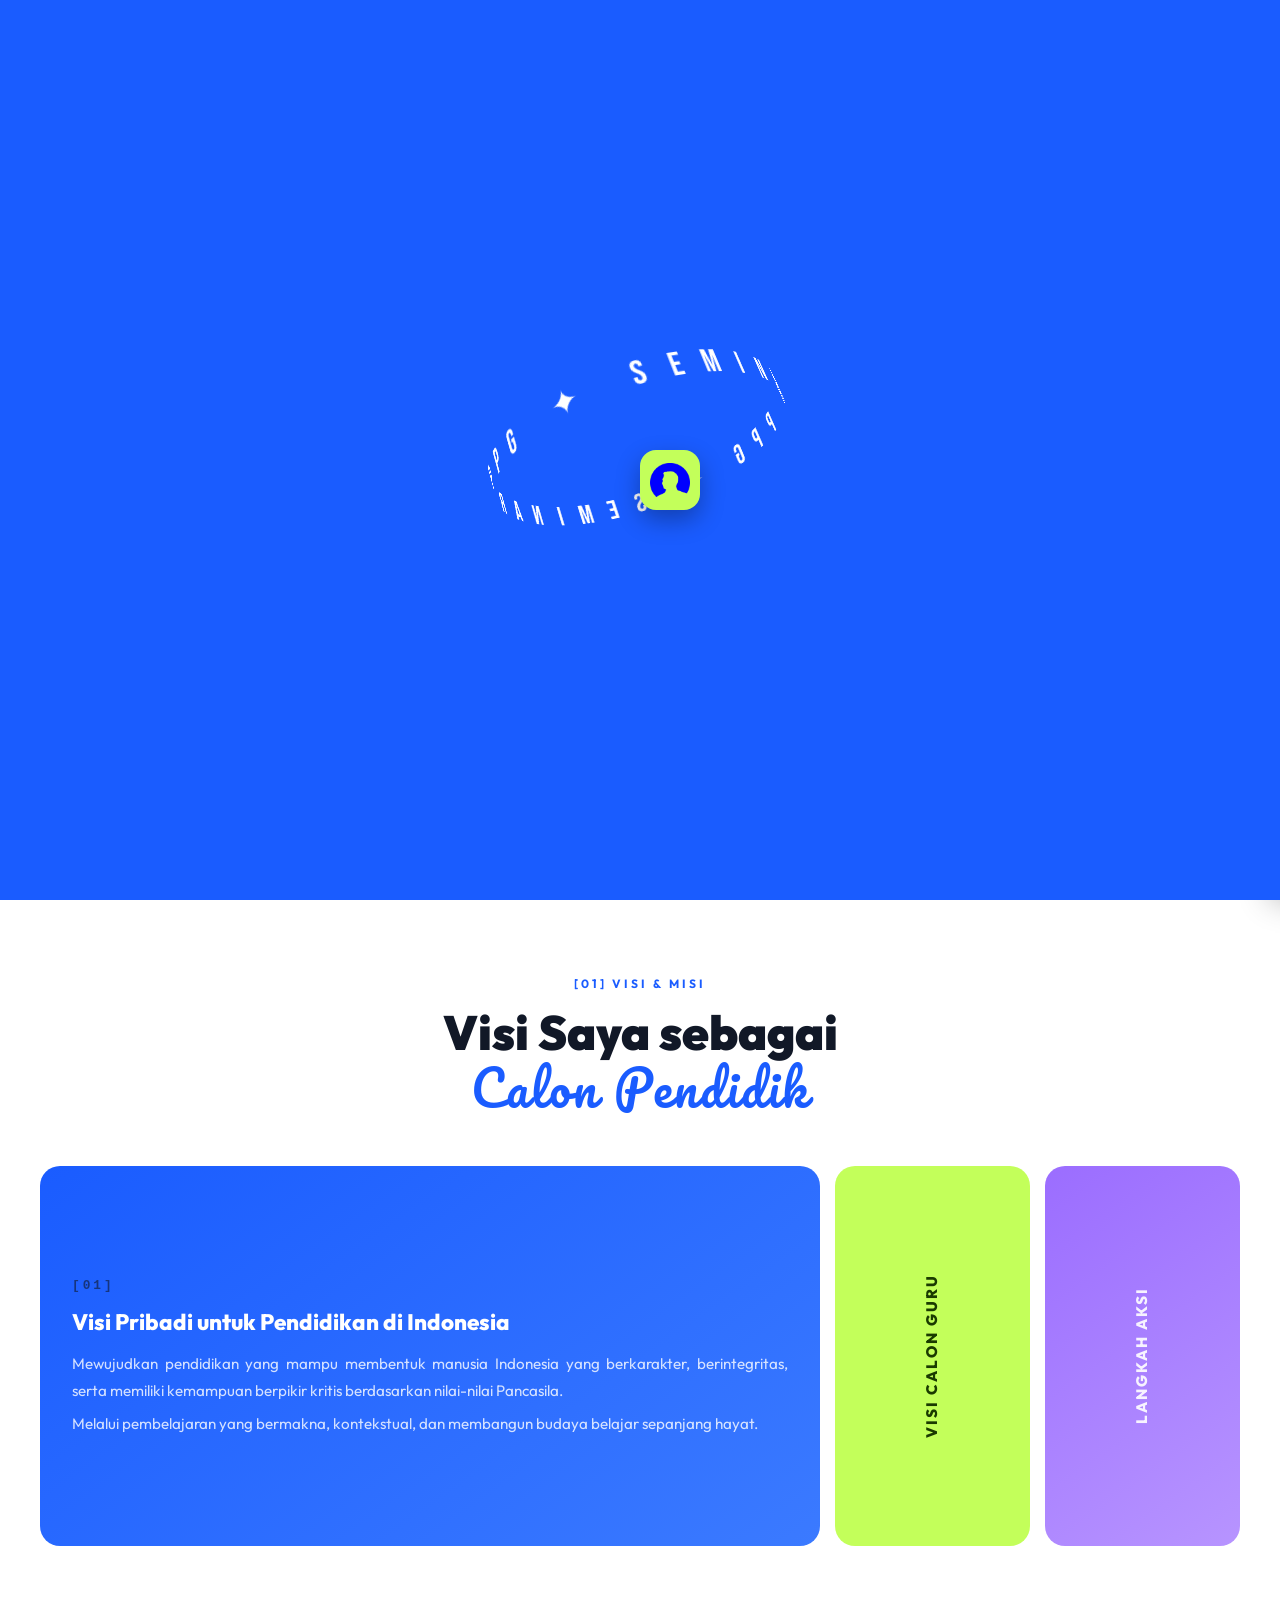
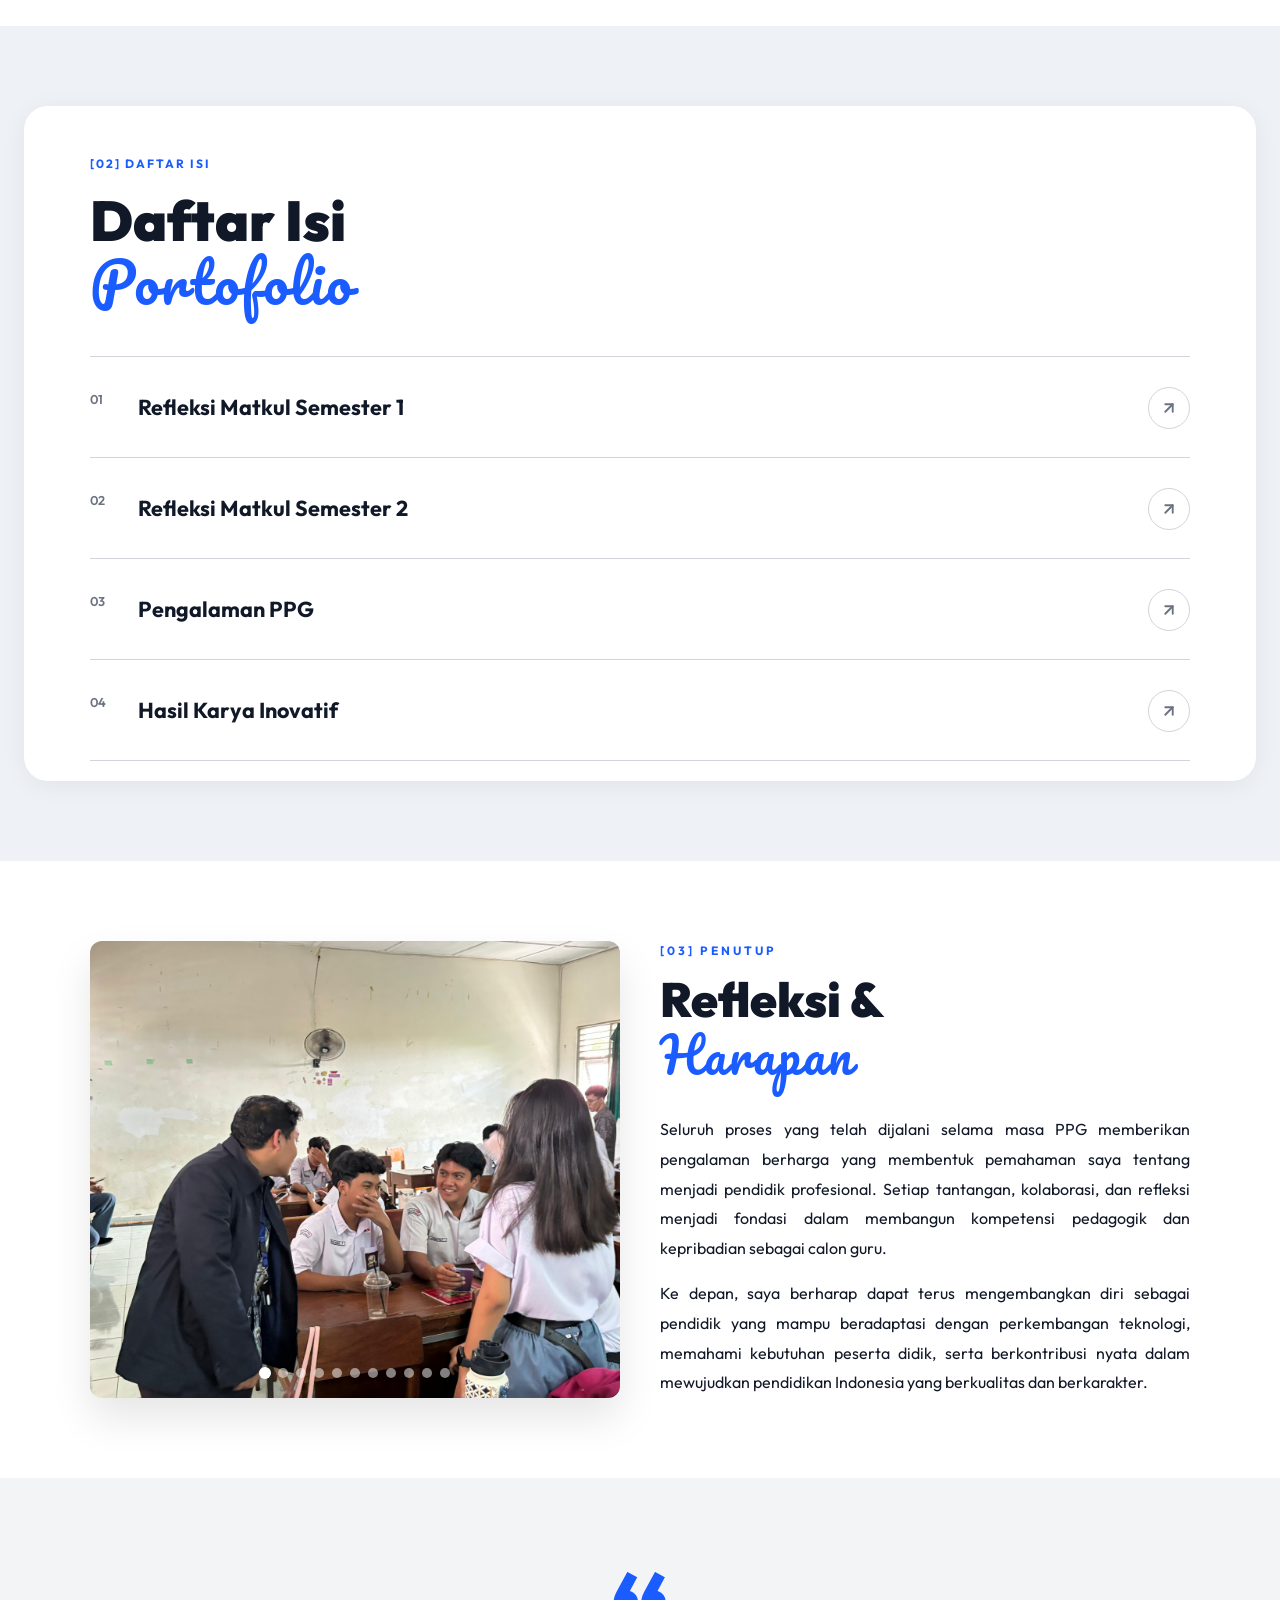
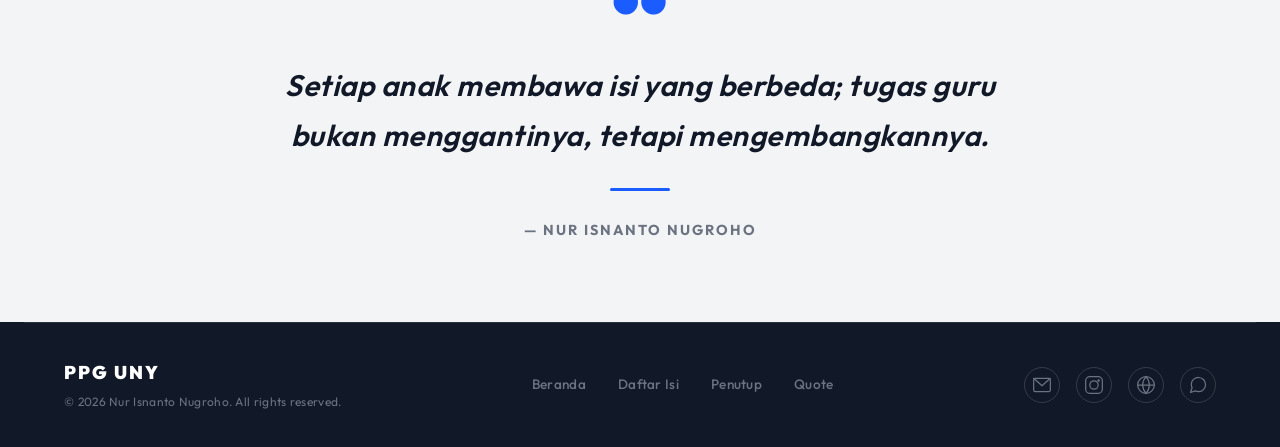
<file: index.html>
<!DOCTYPE html>
<html lang="id">
<head>
    <meta charset="UTF-8">
    <meta name="viewport" content="width=device-width, initial-scale=1.0">
    <title>Portofolio Seminar PPG - Nur Isnanto Nugroho</title>
    <link rel="icon" type="image/png" href="img/Icon atas.png">
    <meta name="description" content="Portofolio Seminar Pendidikan E-Portfolio oleh Nur Isnanto Nugroho, Mahasiswa PPG Informatika UNY.">
    <link rel="preconnect" href="https://fonts.googleapis.com">
    <link rel="preconnect" href="https://fonts.gstatic.com" crossorigin>
    <link href="https://fonts.googleapis.com/css2?family=Bebas+Neue&family=Outfit:wght@400;600;700;800;900&family=Pacifico&display=swap" rel="stylesheet">
    <link rel="stylesheet" href="style.css">
</head>
<body>

    <!-- ============ BACKDROP & LEFT SIDEBAR ============ -->
    <div class="menu-backdrop" id="menuBackdrop"></div>
    
    <nav class="sidebar-nav" id="sidebarNav">
        <!-- Tombol Silang -->
        <button class="sidebar-nav__close" id="btnCloseMenu" aria-label="Tutup Menu">
            <svg width="24" height="24" viewBox="0 0 24 24" fill="none" stroke="currentColor" stroke-width="2" stroke-linecap="round" stroke-linejoin="round">
                <line x1="18" y1="6" x2="6" y2="18"></line>
                <line x1="6" y1="6" x2="18" y2="18"></line>
            </svg>
        </button>
        
        <div class="sidebar-nav__header">
            <h3>Navigasi</h3>
        </div>
        
        <!-- Daftar Menu -->
        <ul class="sidebar-nav__list">
            <li><a href="#visi" class="sidebar-nav__link">01. Visi & Misi</a></li>
            <li><a href="#toc" class="sidebar-nav__link">02. Daftar Isi</a></li>
            <li><a href="#penutup" class="sidebar-nav__link">03. Refleksi & Harapan</a></li>
        </ul>
    </nav>

    <!-- ============ LOADING SCREEN ============ -->
    <div class="loader" id="loader">
        <div class="loader__ring-wrap"> 
            <div class="loader__ring-spin" id="loaderRing"></div>
        </div>
        <div class="loader__box-bounce">
            <img src="img/Icon Logo.png" alt="Navicon">
        </div>
    </div>
    <!-- ============ CUSTOM POPUP ============ -->
    <div class="ui-popup-overlay" id="uiPopup">
        <div class="ui-popup-box">
            <button class="ui-popup-close" onclick="closePopup()">
                <svg width="20" height="20" viewBox="0 0 24 24" fill="none" stroke="currentColor" stroke-width="2.5" stroke-linecap="round" stroke-linejoin="round">
                    <line x1="18" y1="6" x2="6" y2="18"></line>
                    <line x1="6" y1="6" x2="18" y2="18"></line>
                </svg>
            </button>
            <div class="ui-popup-icon">🚧</div>
            <h3 class="ui-popup-title">Dalam Pengerjaan</h3>
            <p class="ui-popup-desc">Maaf, halaman ini sedang dalam tahap pengerjaan dan belum bisa diakses.</p>
            <button class="ui-popup-btn" onclick="closePopup()">Tutup</button>
        </div>
    </div>

    <script>
    // Generate circular text
    (function() {
        const text = 'SEMINAR PPG ✦ SEMINAR PPG ✦ ';
        const ring = document.getElementById('loaderRing');
        const chars = text.split('');
        const total = chars.length;
        chars.forEach((ch, i) => {
            const span = document.createElement('span');
            span.textContent = ch;
            span.style.setProperty('--angle', (i * (360 / total)) + 'deg');
            ring.appendChild(span);
        });
    })();
    </script>

    <!-- ============ HERO SECTION ============ -->
    <header class="hero" id="hero">
        <!-- Tombol Menu ENIEN.STD -->
        <button class="hero-btn hero-btn--menu" aria-label="Menu">
            <span>NAVIGASI</span>
        </button>

        <!-- Top subtitle -->
        <p class="hero__subtitle">Dokumentasi E-portofolio</p>
        <h1 class="hero__title">Seminar PPG</h1>

        <!-- Photo container – the photo overlaps the title -->
        <div class="hero__photo-wrapper">
            <img src="img/nuris.png" alt="Foto Nur Isnanto Nugroho" class="hero__photo">
        </div>

        <!-- Floating Tags -->
        <div class="floating-tag floating-tag--guru">
            <span class="floating-tag__icon">🎓</span>
            Mas Guru
        </div>
        <div class="hero__cta-group">
            <!-- Panah ada di luar tag <a> -->
            <svg class="doodle doodle--arrow-inline" viewBox="0 0 60 30" fill="none" stroke="#c3ff5a" stroke-width="3.5" stroke-linecap="round" stroke-linejoin="round">
                <path d="M5 25 Q30 0 55 15"/>
                <path d="M48 10 l7 5-8 4"/>
            </svg>
            
            <!-- Tombol Daftar Isi -->
            <a href="#" id="btnLuncurTOC" class="floating-tag floating-tag--open">
                <svg width="16" height="16" viewBox="0 0 24 24" fill="none" stroke="currentColor" stroke-width="2.5"><path d="M12 5v14M5 12h14"/></svg>
                Daftar Isi
            </a>
        </div>

        <!-- Profile Card (glassmorphism) -->
        <div class="hero__profile-card">
            <h3 class="hero__profile-name">Saya Nur Isnanto Nugroho</h3>
            <p class="hero__profile-desc">Mahasiswa Pendidikan Profesi Guru (PPG) Informatika di Universitas Negeri Yogyakarta. Portofolio ini disusun sebagai dokumentasi perjalanan belajar dan refleksi praktik kependidikan.</p>
        </div>

        <!-- Role Badge -->
        <div class="hero__role-badge">
            <span class="hero__role-icon">📚</span>
            Guru Informatika
        </div>

        <!-- Experience Badge (Circular Seal) -->
        <div class="hero__exp-badge">
            <svg class="hero__exp-circle-text" viewBox="0 0 200 200">
                <defs>
                    <path id="circlePath" d="M 100,100 m -74,0 a 74,74 0 1,1 148,0 a 74,74 0 1,1 -148,0"/>
                </defs>
                <text>
                    <textPath href="#circlePath" startOffset="0%" textLength="465" lengthAdjust="spacing">
                        UNIVERSITAS NEGERI YOGYAKARTA • 2026 •
                    </textPath>
                </text>
            </svg>
            <span class="hero__exp-number">PPG</span>
        </div>

        <!-- Doodle SVGs for decoration -->
        <svg class="doodle doodle--star" viewBox="0 0 40 40" fill="none" stroke="#c3ff5a" stroke-width="2">
            <path d="M20 2 l4 12 12 0-10 8 4 12-10-8-10 8 4-12L4 14l12 0z"/>
        </svg>
        <svg class="doodle doodle--circle" viewBox="0 0 30 30" fill="none" stroke="#c3ff5a" stroke-width="2">
            <circle cx="15" cy="15" r="12"/>
        </svg>
    </header>

    <!-- ============ ROLLING BANNER ============ -->
    <div class="rolling-banner">
        <div class="rolling-banner__track">
            <span class="rolling-banner__text">PPG UNY</span>
            <span class="rolling-banner__star">✦</span>
            <span class="rolling-banner__text">PENDIDIKAN PROFESI GURU</span>
            <span class="rolling-banner__star">✦</span>
            <span class="rolling-banner__text">PPG UNY</span>
            <span class="rolling-banner__star">✦</span>
            <span class="rolling-banner__text">UNIVERSITAS NEGERI YOGYAKARTA</span>
            <span class="rolling-banner__star">✦</span>
            <span class="rolling-banner__text">PPG UNY</span>
            <span class="rolling-banner__star">✦</span>
            <span class="rolling-banner__text">PENDIDIKAN PROFESI GURU</span>
            <span class="rolling-banner__star">✦</span>
            <span class="rolling-banner__text">PPG UNY</span>
            <span class="rolling-banner__star">✦</span>
            <span class="rolling-banner__text">UNIVERSITAS NEGERI YOGYAKARTA</span>
            <span class="rolling-banner__star">✦</span>
            <span class="rolling-banner__text">PPG UNY</span>
            <span class="rolling-banner__star">✦</span>
            <span class="rolling-banner__text">PENDIDIKAN PROFESI GURU</span>
            <span class="rolling-banner__star">✦</span>
            <span class="rolling-banner__text">PPG UNY</span>
            <span class="rolling-banner__star">✦</span>
            <span class="rolling-banner__text">UNIVERSITAS NEGERI YOGYAKARTA</span>
            <span class="rolling-banner__star">✦</span>
        </div>
    </div>
    <!-- ============ VISI SECTION ============ -->
    <section class="visi" id="visi">
        <div class="visi__inner">
            <p class="visi__label reveal">[01] Visi & Misi</p>
            <h2 class="visi__heading reveal" data-delay="100">Visi Saya sebagai<br><em>Calon Pendidik</em></h2>

            <div class="visi__accordion">
                <!-- Card 1: Blue -->
                <div class="visi-card visi-card--blue reveal" data-delay="200">
                    <span class="visi-card__tab">Visi Pendidikan</span>
                    <div class="visi-card__body">
                        <span class="visi-card__number">[01]</span>
                        <h3 class="visi-card__title">Visi Pribadi untuk Pendidikan di Indonesia</h3>
                        <p class="visi-card__desc">Mewujudkan pendidikan yang mampu membentuk manusia Indonesia yang berkarakter, berintegritas, serta memiliki kemampuan berpikir kritis berdasarkan nilai-nilai Pancasila.</p>
                        <p class="visi-card__desc">Melalui pembelajaran yang bermakna, kontekstual, dan membangun budaya belajar sepanjang hayat.</p>
                    </div>
                </div>

                <!-- Card 2: Lime -->
                <div class="visi-card visi-card--lime reveal" data-delay="350">
                    <span class="visi-card__tab">Visi Calon Guru</span>
                    <div class="visi-card__body">
                        <span class="visi-card__number">[02]</span>
                        <h3 class="visi-card__title">Visi Pribadi Sebagai Calon Guru</h3>
                        <p class="visi-card__desc">Menjadi guru Informatika yang membangun budaya belajar dan budaya bertanya melalui pembelajaran yang bermakna, kontekstual, dan berpusat pada peserta didik.</p>
                        <p class="visi-card__desc">Menghadirkan lingkungan belajar yang mendorong peserta didik berani bertanya dan aktif mencari informasi dari berbagai sumber yang valid.</p>
                    </div>
                </div>

                <!-- Card 3: Purple -->
                <div class="visi-card visi-card--purple reveal" data-delay="500">
                    <span class="visi-card__tab">Langkah Aksi</span>
                    <div class="visi-card__body">
                        <span class="visi-card__number">[03]</span>
                        <h3 class="visi-card__title">Hal yang Dilakukan untuk Mencapai Visi</h3>
                        <p class="visi-card__desc">Membangun budaya belajar yang menempatkan peserta didik sebagai pembelajar aktif dan membiasakan pertanyaan di setiap pembelajaran.</p>
                        <p class="visi-card__desc">Memfasilitasi diskusi, menghubungkan materi dengan kehidupan nyata, serta terus mengembangkan kompetensi melalui refleksi dan kolaborasi.</p>
                    </div>
                </div>
            </div>
        </div>
    </section>

    <!-- ============ TABLE OF CONTENTS ============ -->
    <nav class="toc" id="toc">

        <div class="toc__card reveal" data-delay="150">
            <p class="toc__label">[02] DAFTAR ISI</p>
            <h2 class="toc__title">Daftar Isi<br><em>Portofolio</em></h2>

            <div class="toc__list">
                <a href="semester1.html" class="toc__item">
                    <span class="toc__item-num">01</span>
                    <span class="toc__item-info">
                        <span class="toc__item-name">Refleksi Matkul Semester 1</span>
                        <span class="toc__item-desc">Jabaran refleksi dari mata kuliah yang telah ditempuh pada semester pertama, mencakup deskripsi pembelajaran, tantangan, dan pencapaian.</span>
                    </span>
                    <span class="toc__item-arrow">
                        <svg width="18" height="18" viewBox="0 0 24 24" fill="none" stroke="currentColor" stroke-width="2.5" stroke-linecap="round" stroke-linejoin="round"><path d="M5 12h14"/><path d="M12 5l7 7-7 7"/></svg>
                    </span>
                </a>
                <a href="semester2.html" class="toc__item">
                    <span class="toc__item-num">02</span>
                    <span class="toc__item-info">
                        <span class="toc__item-name">Refleksi Matkul Semester 2</span>
                        <span class="toc__item-desc">Jabaran refleksi dari mata kuliah pada semester kedua, mencakup pendalaman materi, proyek, dan pemahaman pedagogik.</span>
                    </span>
                    <span class="toc__item-arrow">
                        <svg width="18" height="18" viewBox="0 0 24 24" fill="none" stroke="currentColor" stroke-width="2.5" stroke-linecap="round" stroke-linejoin="round"><path d="M5 12h14"/><path d="M12 5l7 7-7 7"/></svg>
                    </span>
                </a>
                <a href="pengalaman.html" class="toc__item">
                    <span class="toc__item-num">03</span>
                    <span class="toc__item-info">
                        <span class="toc__item-name">Pengalaman PPG</span>
                        <span class="toc__item-desc">Pengalaman berharga selama mengikuti program PPG, termasuk observasi kelas, penyusunan RPP, dan praktik mengajar di SMA Negeri 4 Yogyakarta.</span>
                    </span>
                    <span class="toc__item-arrow">
                        <svg width="18" height="18" viewBox="0 0 24 24" fill="none" stroke="currentColor" stroke-width="2.5" stroke-linecap="round" stroke-linejoin="round"><path d="M5 12h14"/><path d="M12 5l7 7-7 7"/></svg>
                    </span>
                </a>
                <a href="inovatif.html" class="toc__item">
                    <span class="toc__item-num">04</span>
                    <span class="toc__item-info">
                        <span class="toc__item-name">Hasil Karya Inovatif</span>
                        <span class="toc__item-desc">Kumpulan artefak, media pembelajaran digital, dan karya inovatif lainnya yang dikembangkan untuk mendukung proses belajar mengajar.</span>
                    </span>
                    <span class="toc__item-arrow">
                        <svg width="18" height="18" viewBox="0 0 24 24" fill="none" stroke="currentColor" stroke-width="2.5" stroke-linecap="round" stroke-linejoin="round"><path d="M5 12h14"/><path d="M12 5l7 7-7 7"/></svg>
                    </span>
                </a>
            </div>
        </div>
    </nav>

    <!-- ============ PENUTUP SECTION ============ -->
    <section class="penutup" id="penutup">
        <div class="penutup__inner">
            <div class="penutup__slider reveal" data-delay="100">
                <div class="slider-wrapper" id="dokSlider">
                    <img src="img/dokumentasi/dok-aktivitas1.jpg" alt="Dokumentasi Mengajar" class="slide active">
                    <img src="img/dokumentasi/dok-aktivitas2.jpg" alt="Dokumentasi Mengajar" class="slide">
                    <img src="img/dokumentasi/dok-budaya1.jpg" alt="Dokumentasi Mengajar" class="slide">
                    <img src="img/dokumentasi/dok-diskusi1.jpg" alt="Dokumentasi Mengajar" class="slide">
                    <img src="img/dokumentasi/dok-evaluasi1.jpg" alt="Dokumentasi Mengajar" class="slide">
                    <img src="img/dokumentasi/dok-kelas1.jpg" alt="Dokumentasi Mengajar" class="slide">
                    <img src="img/dokumentasi/dok-kolaborasi1.jpg" alt="Dokumentasi Mengajar" class="slide">
                    <img src="img/dokumentasi/dok-lomba-komik.jpg" alt="Dokumentasi Mengajar" class="slide">
                    <img src="img/dokumentasi/dok-lomba-poster.jpg" alt="Dokumentasi Mengajar" class="slide">
                    <img src="img/dokumentasi/dok-presentasi1.jpg" alt="Dokumentasi Mengajar" class="slide">
                    <img src="img/dokumentasi/dok-presentasi2.jpg" alt="Dokumentasi Mengajar" class="slide">
                </div>
                <div class="slider-indicators" id="dokIndicators">
                    <span class="indicator active"></span>
                    <span class="indicator"></span>
                    <span class="indicator"></span>
                    <span class="indicator"></span>
                    <span class="indicator"></span>
                    <span class="indicator"></span>
                    <span class="indicator"></span>
                    <span class="indicator"></span>
                    <span class="indicator"></span>
                    <span class="indicator"></span>
                    <span class="indicator"></span>
                </div>
            </div>
            
            <div class="penutup__text">
                <p class="penutup__label reveal" data-delay="200">[03] Penutup</p>
                <h2 class="penutup__heading reveal" data-delay="300">Refleksi &<br><em>Harapan</em></h2>
                <div class="penutup__content reveal" data-delay="400">
                    <p>Seluruh proses yang telah dijalani selama masa PPG memberikan pengalaman berharga yang membentuk pemahaman saya tentang menjadi pendidik profesional. Setiap tantangan, kolaborasi, dan refleksi menjadi fondasi dalam membangun kompetensi pedagogik dan kepribadian sebagai calon guru.</p>
                    <p>Ke depan, saya berharap dapat terus mengembangkan diri sebagai pendidik yang mampu beradaptasi dengan perkembangan teknologi, memahami kebutuhan peserta didik, serta berkontribusi nyata dalam mewujudkan pendidikan Indonesia yang berkualitas dan berkarakter.</p>
                </div>
            </div>
        </div>
    </section>

    <!-- ============ QUOTE SECTION ============ -->
    <section class="quote-section" id="quote">
        <div class="quote-section__inner">
            <div class="quote-section__mark reveal">&ldquo;</div>
            <blockquote class="quote-section__text reveal" data-delay="100">
                Setiap anak membawa isi yang berbeda; tugas guru bukan menggantinya, tetapi mengembangkannya.
            </blockquote>
            <div class="quote-section__line reveal" data-delay="200"></div>
            <p class="quote-section__author reveal" data-delay="300">&mdash; Nur Isnanto Nugroho</p>
        </div>
    </section>

    <!-- ============ DARK MODE TOGGLE ============ -->
    <button class="theme-toggle" id="themeToggle" aria-label="Toggle dark mode">
        <span class="theme-toggle__text">LIGHT_MODE</span>
        <span class="theme-toggle__circle">
            <svg class="theme-toggle__sun" width="22" height="22" viewBox="0 0 24 24" fill="none" stroke="currentColor" stroke-width="1.5" stroke-linecap="round">
                <circle cx="12" cy="12" r="4"/>
                <path d="M12 2v2M12 20v2M4.93 4.93l1.41 1.41M17.66 17.66l1.41 1.41M2 12h2M20 12h2M4.93 19.07l1.41-1.41M17.66 6.34l1.41-1.41"/>
            </svg>
            <svg class="theme-toggle__moon" width="22" height="22" viewBox="0 0 24 24" fill="none" stroke="currentColor" stroke-width="1.5" stroke-linecap="round">
                <path d="M21 12.79A9 9 0 1 1 11.21 3 7 7 0 0 0 21 12.79z"/>
            </svg>
        </span>
    </button>

    <!-- ============ FOOTER ============ -->
    <footer class="footer reveal">
        <div class="footer__inner">
            <!-- Kiri: Branding -->
            <div class="footer__brand">
                <p class="footer__logo">PPG UNY</p>
                <p class="footer__copy">&copy; 2026 Nur Isnanto Nugroho. All rights reserved.</p>
            </div>

            <!-- Tengah: Navigasi -->
            <nav class="footer__nav">
                <a href="#hero" class="footer__link">Beranda</a>
                <a href="#toc" class="footer__link">Daftar Isi</a>
                <a href="#penutup" class="footer__link">Penutup</a>
                <a href="#quote" class="footer__link">Quote</a>
            </nav>

            <!-- Kanan: Sosial Media -->
            <div class="footer__social">
                <!-- Email -->
                <a href="mailto:nurisnanto09@gmail.com" class="footer__social-link" aria-label="Email" title="Email">
                    <svg width="20" height="20" viewBox="0 0 24 24" fill="none" stroke="currentColor" stroke-width="1.5" stroke-linecap="round" stroke-linejoin="round">
                        <rect x="2" y="4" width="20" height="16" rx="2"/>
                        <path d="M22 4L12 13L2 4"/>
                    </svg>
                </a>
                <!-- Instagram -->
                <a href="https://www.instagram.com/nurisnantonugroho/" target="_blank" rel="noopener" class="footer__social-link" aria-label="Instagram" title="Instagram">
                    <svg width="20" height="20" viewBox="0 0 24 24" fill="none" stroke="currentColor" stroke-width="1.5" stroke-linecap="round" stroke-linejoin="round">
                        <rect x="2" y="2" width="20" height="20" rx="5"/>
                        <circle cx="12" cy="12" r="5"/>
                        <circle cx="17.5" cy="6.5" r="1.5" fill="currentColor" stroke="none"/>
                    </svg>
                </a>
                <!-- Website -->
                <a href="https://e-porto-nuris.vercel.app/" target="_blank" rel="noopener" class="footer__social-link" aria-label="Website" title="Website">
                    <svg width="20" height="20" viewBox="0 0 24 24" fill="none" stroke="currentColor" stroke-width="1.5" stroke-linecap="round" stroke-linejoin="round">
                        <circle cx="12" cy="12" r="10"/>
                        <path d="M12 2a15.3 15.3 0 0 1 4 10 15.3 15.3 0 0 1-4 10 15.3 15.3 0 0 1-4-10 15.3 15.3 0 0 1 4-10z"/>
                        <path d="M2 12h20"/>
                    </svg>
                </a>
                <!-- WhatsApp -->
                <a href="https://wa.me/628121314145" target="_blank" rel="noopener" class="footer__social-link" aria-label="WhatsApp" title="WhatsApp">
                    <svg width="20" height="20" viewBox="0 0 24 24" fill="none" stroke="currentColor" stroke-width="1.5" stroke-linecap="round" stroke-linejoin="round">
                        <path d="M21 11.5a8.38 8.38 0 0 1-.9 3.8 8.5 8.5 0 0 1-7.6 4.7 8.38 8.38 0 0 1-3.8-.9L3 21l1.9-5.7a8.38 8.38 0 0 1-.9-3.8 8.5 8.5 0 0 1 4.7-7.6 8.38 8.38 0 0 1 3.8-.9h.5a8.48 8.48 0 0 1 8 8v.5z"/>
                    </svg>
                </a>
            </div>
        </div>

        <!-- Garis pemisah atas -->
        <div class="footer__divider"></div>
    </footer>

    <!-- ============ SCRIPTS ============ -->
    <script>
        if ('scrollRestoration' in history) {
            history.scrollRestoration = 'manual';
        }
        window.scrollTo(0, 0);

        document.addEventListener("DOMContentLoaded", function() {
            
            // =======================================================
            // JURUS ULTIMATE: CUSTOM SMOOTH SCROLL & GLOW
            // =======================================================
            const btnLuncur = document.getElementById('btnLuncurTOC');
            const targetTOC = document.getElementById('toc');

            if (btnLuncur && targetTOC) {
                btnLuncur.addEventListener('click', function(e) {
                    e.preventDefault(); // Matikan klik bawaan HTML

                    // Hitung jarak
                    const targetPosition = targetTOC.getBoundingClientRect().top + window.pageYOffset - 20;
                    const startPosition = window.pageYOffset;
                    const distance = targetPosition - startPosition;
                    const duration = 1000; // Kecepatan meluncur: 1000ms (1 detik). Bisa diperbesar kalau mau lebih lambat.
                    let start = null;

                    // Fungsi penggerak layar frame-by-frame
                    function step(timestamp) {
                        if (!start) start = timestamp;
                        const progress = timestamp - start;
                        
                        // Rumus pergerakan halus (Easing in-out)
                        const easeInOutCubic = progress < duration / 2 
                            ? 4 * Math.pow(progress / duration, 3) 
                            : 1 - Math.pow(-2 * (progress / duration) + 2, 3) / 2;
                        
                        window.scrollTo(0, startPosition + distance * easeInOutCubic);
                        
                        if (progress < duration) {
                            window.requestAnimationFrame(step); // Lanjut meluncur
                        } else {
                            // Layar sudah sampai tujuan, nyalakan GLOW!
                            targetTOC.classList.remove('animasi-nyala');
                            void targetTOC.offsetWidth; // Refresh trigger
                            targetTOC.classList.add('animasi-nyala');
                            
                            setTimeout(() => {
                                targetTOC.classList.remove('animasi-nyala');
                            }, 1500);
                        }
                    }

                    // Mulai animasi
                    window.requestAnimationFrame(step);
                });
            }

            // =======================================================
            // 3. DARK MODE TOGGLE (Bawaan Mas Nuris)
            // =======================================================
            const themeToggle = document.getElementById('themeToggle');
            const toggleText = themeToggle.querySelector('.theme-toggle__text');
            const savedTheme = localStorage.getItem('theme');
            
            if (savedTheme === 'dark') {
                document.body.classList.add('dark');
                themeToggle.classList.add('active');
                toggleText.textContent = 'DARK_MODE';
            }

            themeToggle.addEventListener('click', () => {
                document.body.classList.toggle('dark');
                themeToggle.classList.toggle('active');
                const isDark = document.body.classList.contains('dark');
                toggleText.textContent = isDark ? 'DARK_MODE' : 'LIGHT_MODE';
                localStorage.setItem('theme', isDark ? 'dark' : 'light');
            });

            // =======================================================
            // 4. ANIMASI MUNCUL SAAT DI-SCROLL (Bawaan Mas Nuris)
            // =======================================================
            const revealObserver = new IntersectionObserver((entries) => {
                entries.forEach(entry => {
                    if (entry.isIntersecting) {
                        const delay = entry.target.dataset.delay || 0;
                        setTimeout(() => {
                            entry.target.classList.add('revealed');
                        }, delay);
                        revealObserver.unobserve(entry.target);
                    }
                });
            }, { threshold: 0.15 });

            document.querySelectorAll('.reveal').forEach(el => {
                revealObserver.observe(el);
            });
        });

        // =======================================================
        // 5. LOADING SCREEN & HAPUS LOADING SAAT SELESAI
        // =======================================================
        window.addEventListener('load', () => {
            const loader = document.getElementById('loader');
            if (loader) {
                setTimeout(() => {
                    loader.classList.add('loader--hidden');
                    document.body.classList.add('loaded');
                    setTimeout(() => {
                        loader.remove();
                    }, 600);
                }, 2500);
            }
        });

        // LEFT SIDEBAR MENU (HAMBURGER BUTTON)
        // =======================================================
        const btnMenu = document.querySelector('.hero-btn--menu');
        const sidebarNav = document.getElementById('sidebarNav');
        const btnCloseMenu = document.getElementById('btnCloseMenu');
        const menuBackdrop = document.getElementById('menuBackdrop');
        const menuLinks = document.querySelectorAll('.sidebar-nav__link');

        if (btnMenu && sidebarNav && btnCloseMenu && menuBackdrop) {
            // 1. Fungsi buka menu
            btnMenu.addEventListener('click', () => {
                sidebarNav.classList.add('is-open');
                menuBackdrop.classList.add('is-active');
                document.body.style.overflow = 'hidden'; // Kunci scroll layar utama
            });

            // 2. Fungsi tutup menu (dijadikan function agar bisa dipakai berulang)
            const closeMenu = () => {
                sidebarNav.classList.remove('is-open');
                menuBackdrop.classList.remove('is-active');
                document.body.style.overflow = ''; 
            };

            // 3. Tutup saat tombol X diklik
            btnCloseMenu.addEventListener('click', closeMenu);

            // 4. Tutup saat layar gelap (luar menu) diklik
            menuBackdrop.addEventListener('click', closeMenu);

            // 5. Tutup saat salah satu menu dipilih
            menuLinks.forEach(link => {
                link.addEventListener('click', closeMenu);
            });
        }

        // =======================================================
        // SLIDER DOKUMENTASI (AUTO PLAY)
        // =======================================================
        const dokSlides = document.querySelectorAll('#dokSlider .slide');
        const dokIndicators = document.querySelectorAll('#dokIndicators .indicator');
        let currentSlide = 0;
        let slideInterval;

        if (dokSlides && dokSlides.length > 0) {
            function nextSlide() {
                dokSlides[currentSlide].classList.remove('active');
                dokIndicators[currentSlide].classList.remove('active');
                
                currentSlide = (currentSlide + 1) % dokSlides.length;
                
                dokSlides[currentSlide].classList.add('active');
                dokIndicators[currentSlide].classList.add('active');
            }

            function startSlideShow() {
                slideInterval = setInterval(nextSlide, 3500); // Ganti tiap 3.5 detik
            }

            function setSlide(index) {
                clearInterval(slideInterval);
                dokSlides[currentSlide].classList.remove('active');
                dokIndicators[currentSlide].classList.remove('active');
                
                currentSlide = index;
                
                dokSlides[currentSlide].classList.add('active');
                dokIndicators[currentSlide].classList.add('active');
                startSlideShow(); // restart interval
            }

            dokIndicators.forEach((ind, i) => {
                ind.addEventListener('click', () => setSlide(i));
            });

            startSlideShow();
        }

        // =======================================================
        // CUSTOM UI POPUP
        // =======================================================
        const uiPopup = document.getElementById('uiPopup');
        function showPopup() {
            uiPopup.classList.add('active');
            document.body.style.overflow = 'hidden';
        }
        function closePopup() {
            uiPopup.classList.remove('active');
            document.body.style.overflow = '';
        }
    </script>
</body>
</html>
</file>
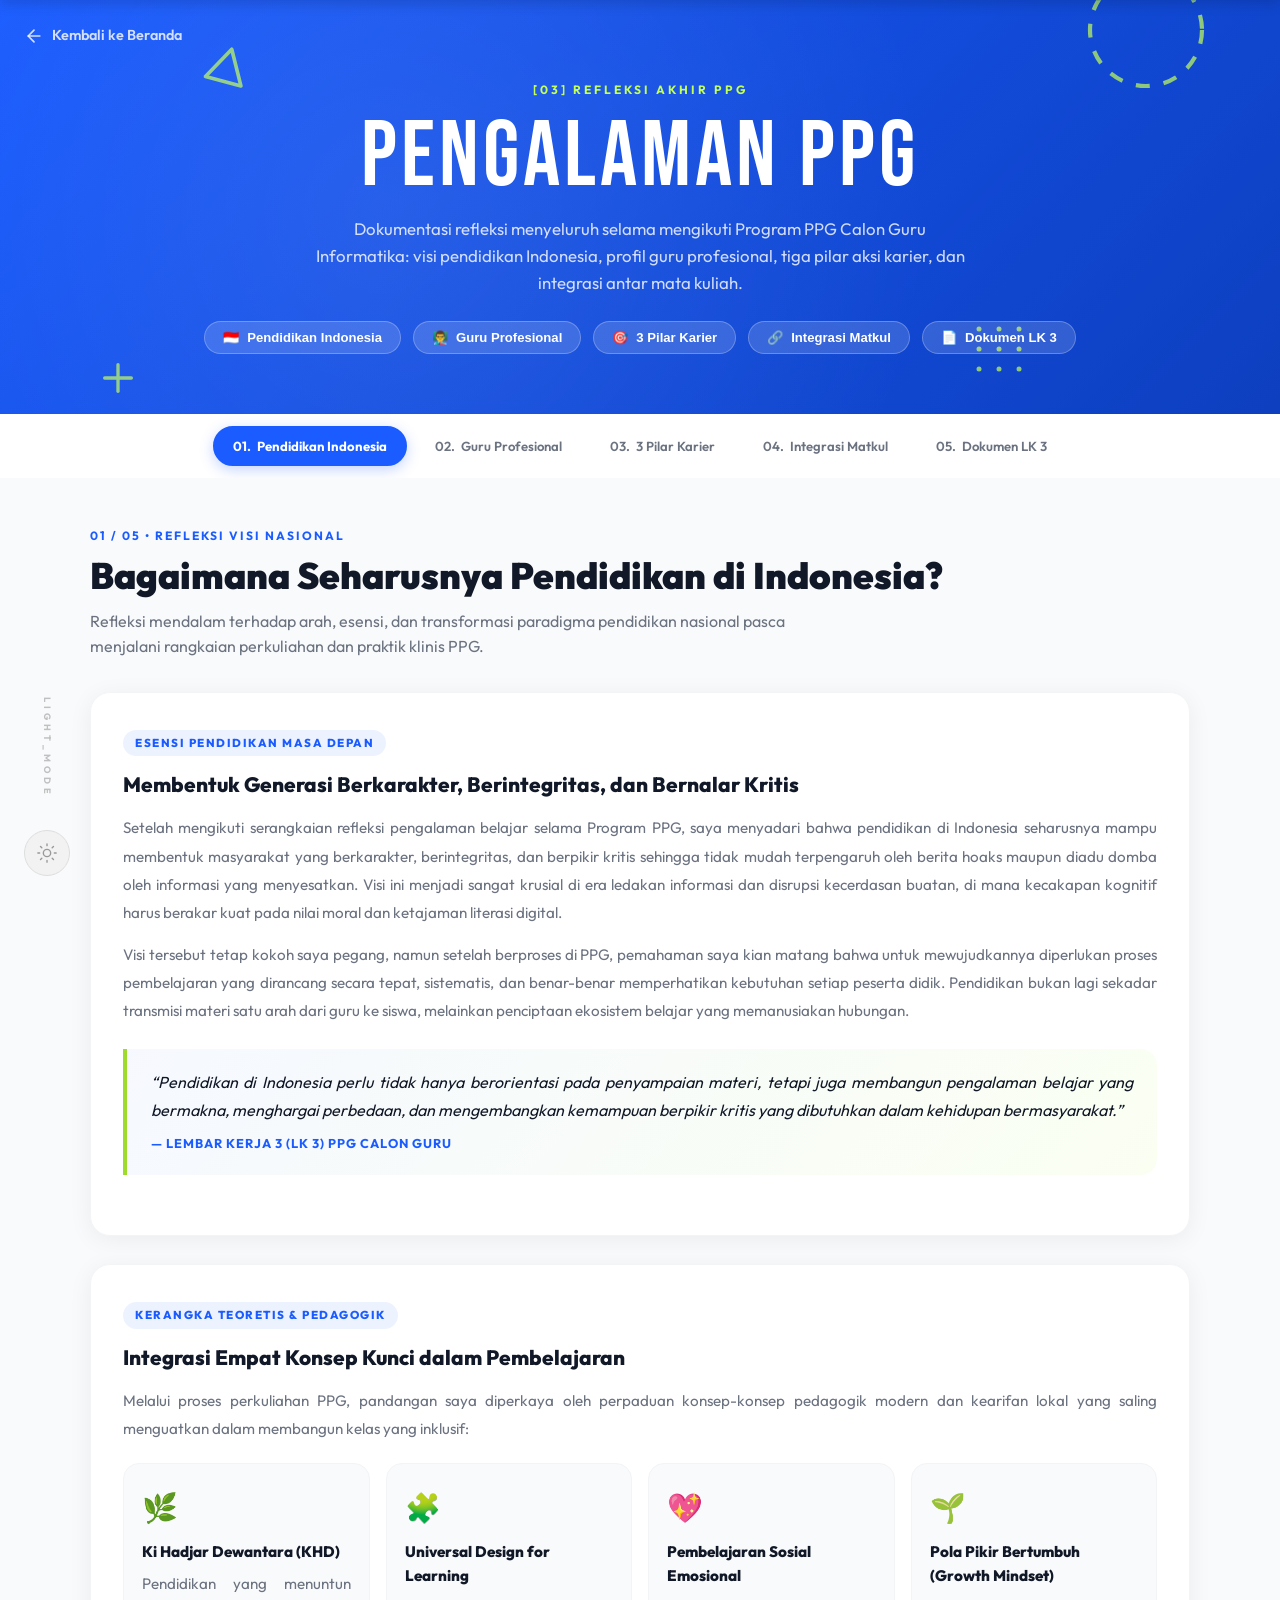
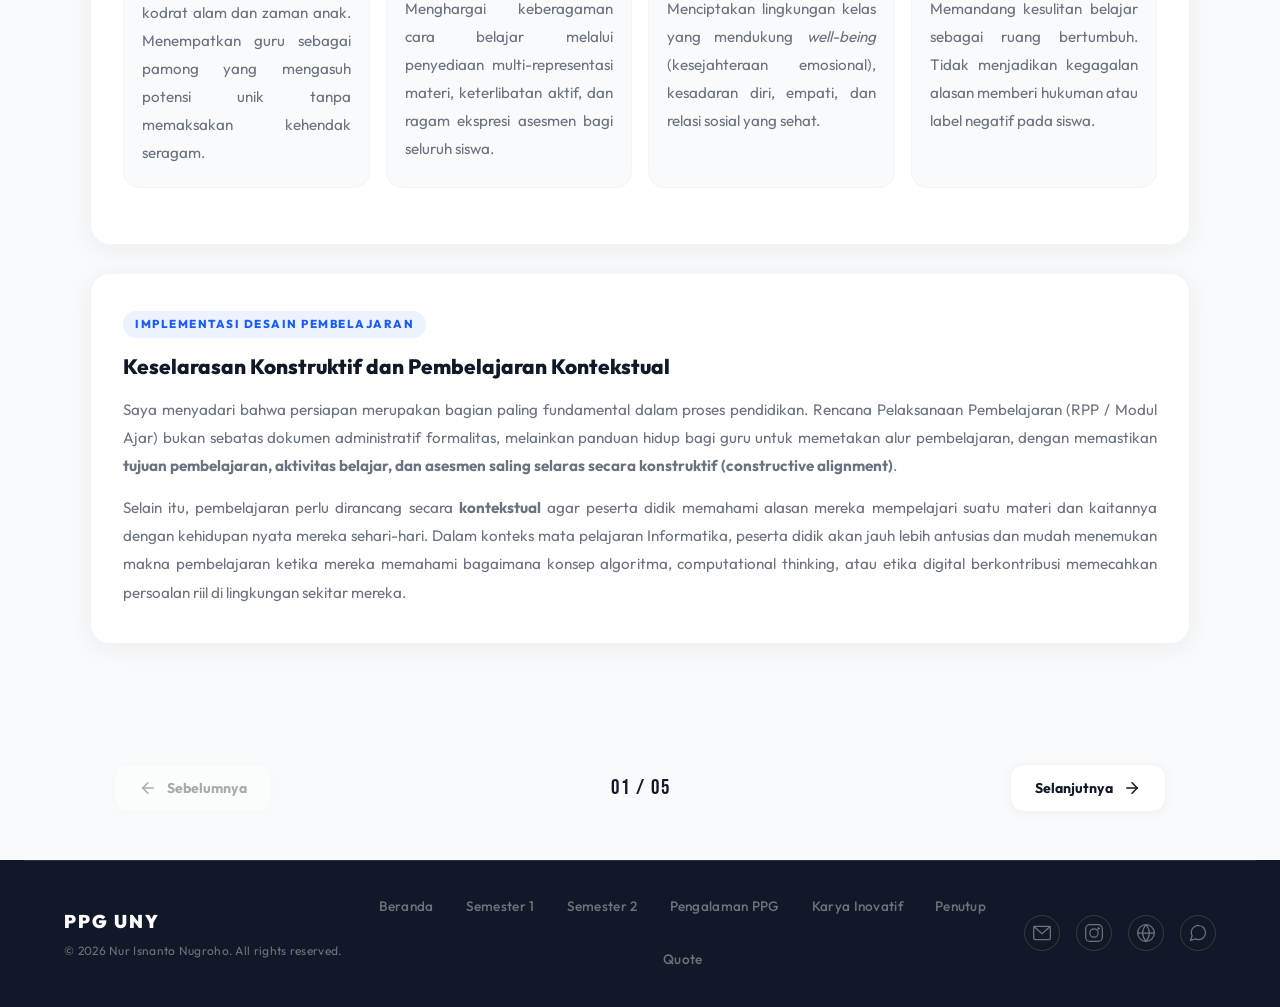
<file: pengalaman.html>
<!DOCTYPE html>
<html lang="id">
<head>
    <meta charset="UTF-8">
    <meta name="viewport" content="width=device-width, initial-scale=1.0">
    <title>Pengalaman PPG - E-Portfolio PPG UNY</title>
    <link rel="icon" type="image/png" href="img/Icon atas.png">
    <meta name="description" content="Refleksi komprehensif pengalaman belajar PPG Calon Guru Informatika UNY oleh Nur Isnanto Nugroho, mencakup visi pendidikan, guru profesional, rencana tindak lanjut, dan integrasi mata kuliah.">
    <link rel="preconnect" href="https://fonts.googleapis.com">
    <link rel="preconnect" href="https://fonts.gstatic.com" crossorigin>
    <link href="https://fonts.googleapis.com/css2?family=Bebas+Neue&family=Outfit:wght@400;500;600;700;800;900&family=Pacifico&display=swap" rel="stylesheet">
    <link rel="stylesheet" href="style.css">
    <style>
        /* ========== PAGE HERO ========== */
        .page-hero {
            background: linear-gradient(135deg, var(--blue-primary), var(--blue-dark));
            padding: 80px 24px 60px;
            text-align: center;
            position: relative;
            overflow: hidden;
        }
        .page-hero::after {
            content: '';
            position: absolute;
            inset: 0;
            background: radial-gradient(circle at 30% 50%, rgba(255,255,255,0.08) 0%, transparent 60%);
            pointer-events: none;
        }
        .page-hero__back {
            position: absolute;
            top: 24px;
            left: 24px;
            display: flex;
            align-items: center;
            gap: 8px;
            text-decoration: none;
            color: var(--white-80);
            font-weight: 600;
            font-size: 0.9rem;
            z-index: 2;
            transition: color 0.3s ease;
            opacity: 0;
            animation: heroFadeUp 0.8s ease forwards 0.2s;
        }
        .page-hero__back:hover { color: var(--white); }
        .page-hero__label {
            font-size: 0.75rem; font-weight: 700; color: var(--accent-lime);
            text-transform: uppercase; letter-spacing: 3px; margin-bottom: 12px;
            position: relative; z-index: 1;
            opacity: 0;
            animation: heroFadeUp 0.8s ease forwards 0.4s;
        }
        .page-hero__title {
            font-family: 'Bebas Neue', sans-serif;
            font-size: clamp(3rem, 10vw, 5.8rem); font-weight: 400; color: var(--white);
            letter-spacing: 4px; line-height: 1; margin-bottom: 12px;
            position: relative; z-index: 1;
            opacity: 0;
            animation: heroFadeUp 0.8s ease forwards 0.6s;
        }
        .page-hero__subtitle {
            font-size: 1.05rem; color: var(--white-80); max-width: 650px;
            margin: 0 auto; position: relative; z-index: 1; line-height: 1.6;
            opacity: 0;
            animation: heroFadeUp 0.8s ease forwards 0.8s;
        }

        /* Hero Quick Links */
        .page-hero__quick-actions {
            margin-top: 24px;
            display: flex;
            align-items: center;
            justify-content: center;
            gap: 12px;
            flex-wrap: wrap;
            position: relative;
            z-index: 2;
            opacity: 0;
            animation: heroFadeUp 0.8s ease forwards 1s;
        }
        .hero-pill-btn {
            display: inline-flex;
            align-items: center;
            gap: 8px;
            background: rgba(255, 255, 255, 0.15);
            backdrop-filter: blur(8px);
            border: 1px solid rgba(255, 255, 255, 0.25);
            color: var(--white);
            padding: 8px 18px;
            border-radius: 9999px;
            font-size: 0.82rem;
            font-weight: 700;
            text-decoration: none;
            transition: all 0.3s ease;
            cursor: pointer;
        }
        .hero-pill-btn:hover {
            background: var(--accent-lime);
            color: var(--dark);
            border-color: var(--accent-lime);
            transform: translateY(-2px);
        }

        /* ========== HERO DECORATIONS ========== */
        .page-hero__decor {
            position: absolute;
            z-index: 0;
            opacity: 0.7;
            animation: floatDecor 6s ease-in-out infinite;
        }
        .page-hero__decor--1 {
            width: 140px; height: 140px;
            top: -40px; right: 5%;
            animation-delay: 0s;
        }
        .page-hero__decor--2 {
            width: 32px; height: 32px;
            bottom: 20px; left: 8%;
            animation-delay: 1.5s;
        }
        .page-hero__decor--3 {
            width: 44px; height: 44px;
            top: 45px; left: 16%;
            animation-delay: 3s;
            transform: rotate(15deg);
        }
        .page-hero__decor--4 {
            width: 50px; height: 50px;
            bottom: 40px; right: 20%;
            animation-delay: 4.5s;
        }
        @keyframes floatDecor {
            0% { transform: translateY(0) rotate(0deg); }
            50% { transform: translateY(-15px) rotate(15deg); }
            100% { transform: translateY(0) rotate(0deg); }
        }

        .page-hero__decor-line {
            position: absolute;
            top: 0;
            left: 0;
            width: 100%;
            height: 100%;
            z-index: 0;
            opacity: 0.85;
            pointer-events: none;
            overflow: hidden;
        }
        .page-hero__decor-line svg {
            width: 100%;
            height: 100%;
        }
        .animated-path {
            stroke-dasharray: 2000, 2000;
            stroke-dashoffset: 2000;
            animation: drawPath 12s ease-in-out infinite;
        }
        @keyframes drawPath {
            0% { stroke-dashoffset: 2000; }
            100% { stroke-dashoffset: -2000; }
        }

        /* ========== STICKY BANNER ========== */
        .sticky-banner {
            position: fixed;
            top: 0; left: 0; right: 0;
            background: linear-gradient(135deg, var(--blue-primary), var(--blue-dark));
            padding: 10px 24px;
            z-index: 100;
            display: flex;
            align-items: center;
            gap: 16px;
            transform: translateY(-100%);
            transition: transform 0.3s ease;
            box-shadow: 0 4px 12px rgba(0,0,0,0.15);
        }
        .sticky-banner.is-visible {
            transform: translateY(0);
        }
        .sticky-banner__back {
            color: var(--white);
            display: flex;
            align-items: center;
            text-decoration: none;
        }
        .sticky-banner__text {
            display: flex;
            flex-direction: column;
            gap: 2px;
        }
        .sticky-banner__subtitle {
            font-size: 0.65rem;
            color: var(--accent-lime);
            text-transform: uppercase;
            letter-spacing: 2px;
            font-weight: 700;
        }
        .sticky-banner__title {
            font-size: 1.2rem;
            color: var(--white);
            font-family: 'Bebas Neue', sans-serif;
            letter-spacing: 1.5px;
            margin: 0;
            line-height: 1;
        }

        /* ========== TAB NAVIGATION ========== */
        .tab-nav {
            background: var(--white);
            padding: 12px 24px;
            position: sticky;
            top: 0;
            z-index: 50;
            transition: top 0.3s ease, background 0.3s ease;
            overflow-x: auto;
            opacity: 0;
            animation: heroFadeUp 0.8s ease forwards 1s;
        }
        body.banner-stuck .tab-nav {
            top: 56px;
        }
        .tab-nav__inner {
            max-width: 1000px;
            margin: 0 auto;
            display: flex;
            justify-content: center;
            gap: 8px;
        }
        .tab-btn {
            background: none;
            border: 2px solid transparent;
            padding: 10px 18px;
            font-family: var(--font);
            font-size: 0.82rem;
            font-weight: 600;
            color: var(--gray-500);
            cursor: pointer;
            white-space: nowrap;
            border-radius: 30px;
            transition: all 0.3s ease;
            display: inline-flex;
            align-items: center;
            gap: 6px;
        }
        .tab-btn:hover {
            color: var(--blue-primary);
            background: rgba(26, 92, 255, 0.06);
            border-color: rgba(26, 92, 255, 0.15);
        }
        .tab-btn.active {
            color: var(--white);
            background: var(--blue-primary);
            border-color: var(--blue-primary);
            font-weight: 700;
            box-shadow: 0 4px 14px rgba(26, 92, 255, 0.25);
        }

        /* ========== TAB CONTENT ========== */
        .tab-content {
            background: var(--gray-50);
            min-height: 60vh;
            padding: 0 24px;
            transition: background 0.3s ease;
        }
        .tab-panel {
            display: none;
            max-width: 1100px;
            margin: 0 auto;
            padding: 48px 0 60px;
        }
        .tab-panel.active {
            display: block;
            animation: fadeInPanel 0.5s ease both;
        }
        @keyframes fadeInPanel {
            from { opacity: 0; transform: translateY(20px); }
            to { opacity: 1; transform: translateY(0); }
        }
        .tab-panel__header { margin-bottom: 32px; }
        .tab-panel__num {
            font-size: 0.75rem; font-weight: 700; color: var(--blue-primary);
            text-transform: uppercase; letter-spacing: 2px; margin-bottom: 8px;
        }
        .tab-panel__title {
            font-size: clamp(1.6rem, 4vw, 2.3rem); font-weight: 900;
            color: var(--dark); line-height: 1.25; margin-bottom: 10px;
            transition: color 0.3s ease;
        }
        .tab-panel__desc {
            font-size: 1rem; color: var(--gray-500); max-width: 750px;
            line-height: 1.6;
        }

        /* ========== CONTENT CARDS & GRIDS ========== */
        .content-card {
            background: var(--white);
            border-radius: 20px;
            padding: 36px 32px;
            box-shadow: 0 4px 24px rgba(0,0,0,0.06);
            margin-bottom: 28px;
            border: 1px solid var(--gray-100);
            transition: background 0.3s ease, box-shadow 0.3s ease, border-color 0.3s ease;
        }
        .content-card:hover {
            box-shadow: 0 8px 30px rgba(0,0,0,0.09);
        }
        .content-card__tag {
            display: inline-flex;
            align-items: center;
            gap: 6px;
            font-size: 0.72rem;
            font-weight: 800;
            color: var(--blue-primary);
            background: rgba(26, 92, 255, 0.08);
            padding: 4px 12px;
            border-radius: 20px;
            text-transform: uppercase;
            letter-spacing: 1.5px;
            margin-bottom: 14px;
        }
        .content-card__title {
            font-size: 1.3rem;
            font-weight: 800;
            color: var(--dark);
            margin-bottom: 16px;
            line-height: 1.35;
        }
        .content-card p {
            font-size: 0.95rem;
            line-height: 1.85;
            color: var(--gray-500);
            margin-bottom: 14px;
            text-align: justify;
        }
        .content-card p:last-child { margin-bottom: 0; }

        /* Feature Pillars Grid (3 Hal Memulai Karier) */
        .pillar-grid {
            display: grid;
            grid-template-columns: repeat(auto-fit, minmax(320px, 1fr));
            gap: 24px;
            margin-top: 24px;
            margin-bottom: 28px;
        }
        .pillar-card {
            background: var(--white);
            border-radius: 20px;
            padding: 32px 28px;
            box-shadow: 0 4px 20px rgba(0,0,0,0.05);
            border: 1px solid var(--gray-100);
            position: relative;
            overflow: hidden;
            transition: all 0.35s ease;
            display: flex;
            flex-direction: column;
        }
        .pillar-card::before {
            content: '';
            position: absolute;
            top: 0; left: 0; right: 0;
            height: 4px;
            background: var(--blue-primary);
            opacity: 0;
            transition: opacity 0.3s ease;
        }
        .pillar-card:hover {
            transform: translateY(-6px);
            box-shadow: 0 16px 36px rgba(26, 92, 255, 0.12);
            border-color: rgba(26, 92, 255, 0.25);
        }
        .pillar-card:hover::before {
            opacity: 1;
        }
        .pillar-card__top {
            display: flex;
            align-items: center;
            justify-content: space-between;
            margin-bottom: 20px;
        }
        .pillar-card__num {
            font-family: 'Bebas Neue', sans-serif;
            font-size: 2.8rem;
            line-height: 1;
            color: var(--blue-primary);
            opacity: 0.85;
        }
        .pillar-card__icon {
            width: 48px;
            height: 48px;
            border-radius: 14px;
            background: rgba(26, 92, 255, 0.08);
            display: flex;
            align-items: center;
            justify-content: center;
            color: var(--blue-primary);
            transition: all 0.3s ease;
        }
        .pillar-card:hover .pillar-card__icon {
            background: var(--blue-primary);
            color: #fff;
            transform: scale(1.08) rotate(5deg);
        }
        .pillar-card__title {
            font-size: 1.15rem;
            font-weight: 800;
            color: var(--dark);
            margin-bottom: 12px;
            line-height: 1.35;
        }
        .pillar-card__desc {
            font-size: 0.92rem;
            line-height: 1.75;
            color: var(--gray-500);
            flex-grow: 1;
            text-align: justify;
        }
        .pillar-card__badges {
            margin-top: 18px;
            padding-top: 16px;
            border-top: 1px dashed var(--gray-100);
            display: flex;
            flex-wrap: wrap;
            gap: 6px;
        }
        .pill-badge {
            font-size: 0.72rem;
            font-weight: 700;
            padding: 4px 10px;
            border-radius: 8px;
            background: var(--gray-50);
            color: var(--gray-700);
            border: 1px solid var(--gray-100);
        }

        /* Highlight Grid (Concept Boxes in Tab 1 & Tab 2) */
        .concept-grid {
            display: grid;
            grid-template-columns: repeat(auto-fit, minmax(240px, 1fr));
            gap: 16px;
            margin: 20px 0;
        }
        .concept-box {
            background: var(--gray-50);
            border: 1px solid var(--gray-100);
            border-radius: 16px;
            padding: 20px 18px;
            transition: all 0.3s ease;
        }
        .concept-box:hover {
            background: var(--white);
            border-color: rgba(26, 92, 255, 0.3);
            box-shadow: 0 6px 20px rgba(0,0,0,0.05);
            transform: translateY(-2px);
        }
        .concept-box__icon {
            font-size: 1.8rem;
            margin-bottom: 10px;
        }
        .concept-box__name {
            font-size: 0.95rem;
            font-weight: 800;
            color: var(--dark);
            margin-bottom: 6px;
        }
        .concept-box__desc {
            font-size: 0.84rem;
            line-height: 1.6;
            color: var(--gray-500);
        }

        /* 8 Keterampilan Dasar Mengajar Mini Badges */
        .skills-grid {
            display: grid;
            grid-template-columns: repeat(auto-fit, minmax(220px, 1fr));
            gap: 12px;
            margin: 18px 0;
        }
        .skill-item {
            background: var(--gray-50);
            border-left: 3px solid var(--blue-primary);
            padding: 12px 14px;
            border-radius: 0 12px 12px 0;
            font-size: 0.85rem;
            font-weight: 700;
            color: var(--dark);
            display: flex;
            align-items: center;
            gap: 8px;
            transition: all 0.25s ease;
        }
        .skill-item:hover {
            background: rgba(26, 92, 255, 0.08);
            transform: translateX(4px);
        }

        /* Interactive Quote Block */
        .quote-callout {
            background: linear-gradient(135deg, rgba(26, 92, 255, 0.04), rgba(195, 255, 90, 0.08));
            border-left: 4px solid var(--accent-lime-dark);
            border-radius: 0 16px 16px 0;
            padding: 20px 24px;
            margin: 24px 0;
        }
        .quote-callout p {
            font-size: 1rem !important;
            font-style: italic;
            color: var(--dark) !important;
            line-height: 1.7 !important;
            margin-bottom: 6px !important;
        }
        .quote-callout span {
            font-size: 0.8rem;
            font-weight: 700;
            color: var(--blue-primary);
            text-transform: uppercase;
            letter-spacing: 1px;
        }

        /* ========== INTEGRASI MATA KULIAH (TAB 4) ========== */
        .integration-matrix {
            display: flex;
            flex-direction: column;
            gap: 24px;
            margin-top: 24px;
        }
        .integration-cluster {
            background: var(--white);
            border-radius: 20px;
            padding: 28px 24px;
            box-shadow: 0 4px 20px rgba(0,0,0,0.05);
            border: 1px solid var(--gray-100);
            transition: all 0.3s ease;
        }
        .integration-cluster:hover {
            border-color: rgba(26, 92, 255, 0.3);
            box-shadow: 0 8px 28px rgba(26, 92, 255, 0.08);
        }
        .integration-cluster__header {
            display: flex;
            align-items: center;
            gap: 12px;
            margin-bottom: 16px;
            padding-bottom: 14px;
            border-bottom: 1px solid var(--gray-100);
        }
        .integration-cluster__badge {
            width: 40px;
            height: 40px;
            border-radius: 10px;
            background: rgba(26, 92, 255, 0.1);
            color: var(--blue-primary);
            display: flex;
            align-items: center;
            justify-content: center;
            font-weight: 800;
            font-size: 1rem;
            flex-shrink: 0;
        }
        .integration-cluster__title {
            font-size: 1.15rem;
            font-weight: 800;
            color: var(--dark);
        }
        .integration-cluster__desc {
            font-size: 0.92rem;
            line-height: 1.75;
            color: var(--gray-500);
            margin-bottom: 16px;
            text-align: justify;
        }
        .cluster-courses {
            display: grid;
            grid-template-columns: repeat(auto-fit, minmax(260px, 1fr));
            gap: 14px;
        }
        .course-tag-card {
            background: var(--gray-50);
            border-radius: 12px;
            padding: 14px 16px;
            border: 1px solid var(--gray-100);
            transition: all 0.25s ease;
        }
        .course-tag-card:hover {
            background: rgba(26, 92, 255, 0.05);
            border-color: rgba(26, 92, 255, 0.2);
            transform: translateY(-2px);
        }
        .course-tag-card__title {
            font-size: 0.88rem;
            font-weight: 800;
            color: var(--blue-primary);
            margin-bottom: 4px;
        }
        .course-tag-card__role {
            font-size: 0.8rem;
            color: var(--gray-500);
            line-height: 1.5;
        }

        /* Visual Flow Diagram */
        .synthesis-flow {
            background: linear-gradient(135deg, #111827, #0f172a);
            border-radius: 20px;
            padding: 32px 28px;
            color: #fff;
            margin-top: 32px;
            position: relative;
            overflow: hidden;
        }
        .synthesis-flow__title {
            font-family: 'Bebas Neue', sans-serif;
            font-size: 1.8rem;
            letter-spacing: 2px;
            color: var(--accent-lime);
            margin-bottom: 8px;
        }
        .synthesis-flow__subtitle {
            font-size: 0.9rem;
            color: rgba(255,255,255,0.75);
            margin-bottom: 24px;
            max-width: 700px;
        }
        .flow-steps {
            display: grid;
            grid-template-columns: repeat(auto-fit, minmax(180px, 1fr));
            gap: 16px;
            position: relative;
        }
        .flow-step-box {
            background: rgba(255,255,255,0.06);
            border: 1px solid rgba(255,255,255,0.12);
            border-radius: 14px;
            padding: 18px 16px;
            backdrop-filter: blur(8px);
            transition: all 0.3s ease;
        }
        .flow-step-box:hover {
            background: rgba(255,255,255,0.12);
            border-color: var(--accent-lime);
            transform: translateY(-3px);
        }
        .flow-step-box__num {
            font-size: 0.75rem;
            font-weight: 800;
            color: var(--accent-lime);
            margin-bottom: 6px;
            letter-spacing: 1px;
        }
        .flow-step-box__title {
            font-size: 0.95rem;
            font-weight: 800;
            color: #fff;
            margin-bottom: 6px;
        }
        .flow-step-box__desc {
            font-size: 0.78rem;
            line-height: 1.5;
            color: rgba(255,255,255,0.7);
        }

        /* ========== PDF VIEW LK 3 (TAB 5) ========== */
        .lk-split {
            display: grid;
            grid-template-columns: 1.1fr 0.9fr;
            gap: 28px;
            align-items: start;
        }
        .mk-pdf-card {
            background: var(--white);
            border-radius: 20px;
            overflow: hidden;
            box-shadow: 0 4px 24px rgba(0,0,0,0.06);
            display: flex;
            flex-direction: column;
            border: 1px solid var(--gray-100);
            transition: background 0.3s ease, box-shadow 0.3s ease;
        }
        .mk-pdf-card__header {
            padding: 18px 22px;
            border-bottom: 1px solid var(--gray-100);
            display: flex;
            align-items: center;
            justify-content: space-between;
            gap: 10px;
        }
        .mk-pdf-card__header-left {
            display: flex;
            align-items: center;
            gap: 12px;
        }
        .mk-pdf-card__icon {
            width: 40px; height: 40px; border-radius: 10px;
            background: rgba(26, 92, 255, 0.08);
            display: flex; align-items: center; justify-content: center;
            flex-shrink: 0; color: var(--blue-primary);
        }
        .mk-pdf-card__name {
            font-size: 0.92rem; font-weight: 700; color: var(--dark);
        }
        .mk-pdf-card__filetype {
            font-size: 0.72rem; color: var(--gray-400); font-weight: 600;
        }
        .mk-pdf-card__status {
            font-size: 0.72rem;
            font-weight: 700;
            padding: 4px 10px;
            border-radius: 9999px;
            background: rgba(16, 185, 129, 0.1);
            color: #059669;
            border: 1px solid rgba(16, 185, 129, 0.2);
        }
        .mk-pdf-card iframe {
            width: calc(100% - 32px); height: 520px; border: none; display: block;
            margin: 0 16px; border-radius: 12px;
            background: #f0f2f5;
        }
        .mk-pdf-card__actions {
            padding: 16px 20px;
            border-top: 1px solid var(--gray-100);
            display: flex; align-items: center; justify-content: flex-end; gap: 10px;
            flex-wrap: wrap;
        }
        .mk-pdf-btn {
            display: inline-flex; align-items: center; gap: 6px;
            font-family: var(--font); font-weight: 700; font-size: 0.82rem;
            padding: 9px 18px; border-radius: 10px; border: none;
            cursor: pointer; text-decoration: none;
            transition: all 0.3s ease;
        }
        .mk-pdf-btn--view {
            background: rgba(26, 92, 255, 0.08); color: var(--blue-primary);
        }
        .mk-pdf-btn--view:hover {
            background: rgba(26, 92, 255, 0.15); transform: translateY(-2px);
        }
        .mk-pdf-btn--download {
            background: var(--blue-primary); color: #fff;
        }
        .mk-pdf-btn--download:hover {
            background: var(--blue-dark); transform: translateY(-2px);
        }

        /* Sidebar Metadata LK 3 */
        .lk-info-card {
            background: var(--white);
            border-radius: 20px;
            padding: 28px 24px;
            box-shadow: 0 4px 20px rgba(0,0,0,0.05);
            border: 1px solid var(--gray-100);
            margin-bottom: 20px;
        }
        .lk-info-card__title {
            font-size: 1.1rem;
            font-weight: 800;
            color: var(--dark);
            margin-bottom: 16px;
            padding-bottom: 10px;
            border-bottom: 1px solid var(--gray-100);
        }
        .meta-list {
            list-style: none;
            padding: 0; margin: 0;
            display: flex;
            flex-direction: column;
            gap: 12px;
        }
        .meta-list li {
            display: flex;
            justify-content: space-between;
            font-size: 0.85rem;
            line-height: 1.4;
        }
        .meta-label { color: var(--gray-500); font-weight: 500; }
        .meta-val { color: var(--dark); font-weight: 700; text-align: right; }

        .lk-summary-card {
            background: var(--white);
            border-radius: 20px;
            padding: 28px 24px;
            box-shadow: 0 4px 20px rgba(0,0,0,0.05);
            border: 1px solid var(--gray-100);
        }
        .lk-summary-card__title {
            font-size: 1.1rem;
            font-weight: 800;
            color: var(--dark);
            margin-bottom: 12px;
        }
        .lk-summary-card p {
            font-size: 0.88rem;
            line-height: 1.7;
            color: var(--gray-500);
            margin-bottom: 12px;
            text-align: justify;
        }

        /* ========== PDF MODAL ========== */
        .pdf-modal {
            display: none; position: fixed; inset: 0; z-index: 9999;
            background: rgba(0,0,0,0.7); backdrop-filter: blur(6px);
            align-items: center; justify-content: center; padding: 24px;
        }
        .pdf-modal.active { display: flex; animation: modalIn 0.3s ease both; }
        @keyframes modalIn {
            from { opacity: 0; }
            to { opacity: 1; }
        }
        .pdf-modal__box {
            background: var(--white); border-radius: 20px; overflow: hidden;
            width: 100%; max-width: 950px; max-height: 90vh;
            display: flex; flex-direction: column;
            box-shadow: 0 24px 64px rgba(0,0,0,0.3);
            animation: modalSlide 0.3s ease both;
        }
        @keyframes modalSlide {
            from { opacity: 0; transform: translateY(30px) scale(0.96); }
            to { opacity: 1; transform: translateY(0) scale(1); }
        }
        .pdf-modal__header {
            padding: 16px 20px; display: flex; align-items: center;
            justify-content: space-between;
            border-bottom: 1px solid var(--gray-100);
        }
        .pdf-modal__title {
            font-size: 0.95rem; font-weight: 700; color: var(--dark);
        }
        .pdf-modal__close {
            width: 36px; height: 36px; border-radius: 10px;
            background: rgba(0,0,0,0.05); border: none; cursor: pointer;
            display: flex; align-items: center; justify-content: center;
            font-size: 1.2rem; color: var(--gray-500);
            transition: background 0.3s ease, color 0.3s ease;
        }
        .pdf-modal__close:hover { background: #ff4444; color: #fff; }
        .pdf-modal iframe {
            width: 100%; height: 75vh; border: none; display: block;
        }

        /* ========== PAGE NAVIGATION ========== */
        .page-nav {
            max-width: 1100px; margin: 0 auto;
            padding: 32px 24px 48px;
            display: flex; justify-content: space-between; align-items: center; gap: 16px;
        }
        .page-nav__btn {
            display: inline-flex; align-items: center; gap: 10px;
            text-decoration: none; background: var(--white);
            border: 1px solid var(--gray-100); padding: 14px 24px;
            border-radius: 14px; font-family: var(--font);
            font-weight: 700; font-size: 0.88rem; color: var(--dark);
            box-shadow: 0 2px 12px rgba(0,0,0,0.04); cursor: pointer;
            transition: transform 0.4s ease, box-shadow 0.4s ease, border-color 0.4s ease, background 0.3s ease, color 0.3s ease;
        }
        .page-nav__btn:hover {
            border-color: var(--blue-primary); color: var(--blue-primary);
            box-shadow: 0 8px 24px rgba(26, 92, 255, 0.12);
            transform: translateY(-2px);
        }
        .page-nav__btn--disabled {
            opacity: 0.35; pointer-events: none;
        }
        .page-nav__indicator {
            font-family: 'Bebas Neue', sans-serif;
            font-size: 1.3rem; letter-spacing: 2px;
            color: var(--gray-400);
        }

        /* ========== DARK MODE OVERRIDES ========== */
        body.dark {
            background: #060b14;
            color: #d1d5db;
        }
        body.dark .tab-nav { background: #0a1320; border-bottom: 1px solid rgba(255,255,255,0.06); }
        body.dark .tab-btn { color: var(--gray-400); }
        body.dark .tab-btn:hover { color: var(--accent-lime); background: rgba(195,255,90,0.06); border-color: rgba(195,255,90,0.15); }
        body.dark .tab-btn.active { color: #0a1628; background: var(--accent-lime); border-color: var(--accent-lime); box-shadow: 0 4px 14px rgba(195,255,90,0.2); }
        body.dark .tab-content { background: #060b14; }
        body.dark .tab-panel__title { color: #f9fafb; }
        body.dark .tab-panel__desc { color: #9ca3af; }
        body.dark .content-card { background: #0d1829; border-color: rgba(255,255,255,0.08); box-shadow: 0 4px 24px rgba(0,0,0,0.25); }
        body.dark .content-card__title { color: #f9fafb; }
        body.dark .content-card p { color: #9ca3af; }
        body.dark .content-card__tag { background: rgba(195, 255, 90, 0.1); color: var(--accent-lime); }
        body.dark .concept-box { background: #091220; border-color: rgba(255,255,255,0.06); }
        body.dark .concept-box:hover { background: #111d30; border-color: var(--accent-lime); }
        body.dark .concept-box__name { color: #f9fafb; }
        body.dark .concept-box__desc { color: #9ca3af; }
        body.dark .skill-item { background: #091220; color: #f3f4f6; border-left-color: var(--accent-lime); }
        body.dark .skill-item:hover { background: rgba(195,255,90,0.08); }
        body.dark .quote-callout { background: rgba(195, 255, 90, 0.05); border-left-color: var(--accent-lime); }
        body.dark .quote-callout p { color: #f9fafb !important; }
        body.dark .quote-callout span { color: var(--accent-lime); }
        body.dark .pillar-card { background: #0d1829; border-color: rgba(255,255,255,0.08); }
        body.dark .pillar-card:hover { border-color: var(--accent-lime); box-shadow: 0 16px 36px rgba(0,0,0,0.4); }
        body.dark .pillar-card::before { background: var(--accent-lime); }
        body.dark .pillar-card__num { color: var(--accent-lime); }
        body.dark .pillar-card__icon { background: rgba(195, 255, 90, 0.1); color: var(--accent-lime); }
        body.dark .pillar-card:hover .pillar-card__icon { background: var(--accent-lime); color: #060b14; }
        body.dark .pillar-card__title { color: #f9fafb; }
        body.dark .pillar-card__desc { color: #9ca3af; }
        body.dark .pillar-card__badges { border-top-color: rgba(255,255,255,0.08); }
        body.dark .pill-badge { background: #091220; color: #d1d5db; border-color: rgba(255,255,255,0.08); }
        body.dark .integration-cluster { background: #0d1829; border-color: rgba(255,255,255,0.08); }
        body.dark .integration-cluster__title { color: #f9fafb; }
        body.dark .integration-cluster__desc { color: #9ca3af; }
        body.dark .integration-cluster__badge { background: rgba(195, 255, 90, 0.1); color: var(--accent-lime); }
        body.dark .course-tag-card { background: #091220; border-color: rgba(255,255,255,0.06); }
        body.dark .course-tag-card__title { color: var(--accent-lime); }
        body.dark .course-tag-card__role { color: #9ca3af; }
        body.dark .mk-pdf-card { background: #0d1829; border-color: rgba(255,255,255,0.08); }
        body.dark .mk-pdf-card__header { border-bottom-color: rgba(255,255,255,0.08); }
        body.dark .mk-pdf-card__name { color: #f9fafb; }
        body.dark .mk-pdf-card__icon { background: rgba(195, 255, 90, 0.1); color: var(--accent-lime); }
        body.dark .mk-pdf-card__actions { border-top-color: rgba(255,255,255,0.08); }
        body.dark .mk-pdf-btn--view { background: rgba(195, 255, 90, 0.12); color: var(--accent-lime); }
        body.dark .mk-pdf-btn--view:hover { background: rgba(195, 255, 90, 0.22); }
        body.dark .mk-pdf-btn--download { background: var(--accent-lime); color: #060b14; }
        body.dark .mk-pdf-btn--download:hover { background: var(--accent-lime-dark); }
        body.dark .lk-info-card, body.dark .lk-summary-card { background: #0d1829; border-color: rgba(255,255,255,0.08); }
        body.dark .lk-info-card__title, body.dark .lk-summary-card__title { color: #f9fafb; }
        body.dark .meta-val { color: #f9fafb; }
        body.dark .meta-list li { border-bottom: 1px dashed rgba(255,255,255,0.06); padding-bottom: 6px; }
        body.dark .meta-label { color: #9ca3af; }
        body.dark .lk-summary-card p { color: #9ca3af; }
        body.dark .pdf-modal__box { background: #0d1829; }
        body.dark .pdf-modal__header { border-bottom-color: rgba(255,255,255,0.08); }
        body.dark .pdf-modal__title { color: #f9fafb; }
        body.dark .pdf-modal__close { background: rgba(255,255,255,0.08); color: rgba(255,255,255,0.6); }
        body.dark .pdf-modal__close:hover { background: #ff4444; color: #fff; }
        body.dark .page-nav__btn { background: #0d1829; border-color: rgba(255,255,255,0.08); color: #f9fafb; }
        body.dark .page-nav__btn:hover { border-color: var(--accent-lime); color: var(--accent-lime); }
        body.dark .page-nav__indicator { color: rgba(255,255,255,0.4); }

        /* ========== RESPONSIVE ========== */
        @media (max-width: 900px) {
            .lk-split { grid-template-columns: 1fr; }
            .mk-pdf-card iframe { height: 400px; }
        }
        @media (max-width: 768px) {
            .page-hero { padding: 70px 20px 40px; }
            .tab-nav__inner { justify-content: flex-start; }
            .tab-btn { padding: 8px 14px; font-size: 0.75rem; }
            .content-card { padding: 26px 20px; }
            .pillar-grid { grid-template-columns: 1fr; }
            .page-nav__btn { padding: 12px 16px; font-size: 0.8rem; }
            .pdf-modal iframe { height: 60vh; }
        }
    </style>
</head>
<body>

    <!-- ========== STICKY MINI BANNER ========== -->
    <div class="sticky-banner" id="stickyBanner">
        <a href="index.html" class="sticky-banner__back" aria-label="Kembali ke Beranda">
            <svg width="20" height="20" viewBox="0 0 24 24" fill="none" stroke="currentColor" stroke-width="2" stroke-linecap="round" stroke-linejoin="round"><path d="M19 12H5"/><path d="M12 19l-7-7 7-7"/></svg>
        </a>
        <div class="sticky-banner__text">
            <span class="sticky-banner__subtitle">E-Portfolio Seminar PPG</span>
            <h2 class="sticky-banner__title">Pengalaman Belajar PPG</h2>
        </div>
    </div>

    <!-- ========== HERO ========== -->
    <header class="page-hero" id="hero-pengalaman">
        <!-- Floating Neon Decor -->
        <div class="page-hero__decor page-hero__decor--1">
            <svg viewBox="0 0 100 100" fill="none" xmlns="http://www.w3.org/2000/svg">
                <circle cx="50" cy="50" r="40" stroke="var(--accent-lime)" stroke-width="3" stroke-dasharray="10 10"/>
            </svg>
        </div>
        <div class="page-hero__decor page-hero__decor--2">
            <svg viewBox="0 0 24 24" fill="none" stroke="var(--accent-lime)" stroke-width="2.5" stroke-linecap="round" stroke-linejoin="round">
                <line x1="12" y1="2" x2="12" y2="22"></line>
                <line x1="2" y1="12" x2="22" y2="12"></line>
            </svg>
        </div>
        <div class="page-hero__decor page-hero__decor--3">
            <svg viewBox="0 0 24 24" fill="none" stroke="var(--accent-lime)" stroke-width="2" stroke-linecap="round" stroke-linejoin="round">
                <polygon points="12 2 22 20 2 20"></polygon>
            </svg>
        </div>
        <div class="page-hero__decor page-hero__decor--4">
            <svg viewBox="0 0 40 40" fill="none" xmlns="http://www.w3.org/2000/svg">
                <circle cx="4" cy="4" r="2" fill="var(--accent-lime)"/>
                <circle cx="20" cy="4" r="2" fill="var(--accent-lime)"/>
                <circle cx="36" cy="4" r="2" fill="var(--accent-lime)"/>
                <circle cx="4" cy="20" r="2" fill="var(--accent-lime)"/>
                <circle cx="20" cy="20" r="2" fill="var(--accent-lime)"/>
                <circle cx="36" cy="20" r="2" fill="var(--accent-lime)"/>
                <circle cx="4" cy="36" r="2" fill="var(--accent-lime)"/>
                <circle cx="20" cy="36" r="2" fill="var(--accent-lime)"/>
                <circle cx="36" cy="36" r="2" fill="var(--accent-lime)"/>
            </svg>
        </div>

        <!-- 3D Decor Line Tube -->
        <div class="page-hero__decor-line">
            <svg viewBox="0 0 1000 400" preserveAspectRatio="xMidYMid slice" fill="none" xmlns="http://www.w3.org/2000/svg">
                <defs>
                    <linearGradient id="softBlueGrad" x1="0%" y1="0%" x2="100%" y2="100%">
                        <stop offset="0%" stop-color="#ffffff" stop-opacity="0.08" />
                        <stop offset="50%" stop-color="#ffffff" stop-opacity="0.16" />
                        <stop offset="100%" stop-color="#ffffff" stop-opacity="0.05" />
                    </linearGradient>
                    <filter id="tube3DExp" x="-20%" y="-20%" width="140%" height="140%">
                        <feDropShadow dx="0" dy="15" stdDeviation="15" flood-color="#020617" flood-opacity="0.3" result="outer-shadow"/>
                        <feOffset dx="-5" dy="-5" in="SourceAlpha" result="inner-offset"/>
                        <feGaussianBlur stdDeviation="6" result="inner-blur"/>
                        <feComposite operator="out" in="SourceAlpha" in2="inner-blur" result="inverse-alpha"/>
                        <feFlood flood-color="#000000" flood-opacity="0.3" result="inner-color"/>
                        <feComposite operator="in" in="inner-color" in2="inverse-alpha" result="inner-shadow"/>
                        <feOffset dx="4" dy="4" in="SourceAlpha" result="hl-offset"/>
                        <feGaussianBlur stdDeviation="5" result="hl-blur"/>
                        <feComposite operator="out" in="SourceAlpha" in2="hl-blur" result="hl-inverse-alpha"/>
                        <feFlood flood-color="#ffffff" flood-opacity="0.5" result="hl-color"/>
                        <feComposite operator="in" in="hl-color" in2="hl-inverse-alpha" result="inner-highlight"/>
                        <feMerge>
                            <feMergeNode in="outer-shadow"/>
                            <feMergeNode in="SourceGraphic"/>
                            <feMergeNode in="inner-shadow"/>
                            <feMergeNode in="inner-highlight"/>
                        </feMerge>
                    </filter>
                </defs>
                <path class="animated-path" 
                      d="M 50, -50 C 200, 100 250, 200 100, 350 C -50, 500 200, 350 350, 250 C 500, 150 600, 350 800, 350 C 1000, 350 1000, 200 1100, 250" 
                      stroke="url(#softBlueGrad)" stroke-width="45" stroke-linecap="round" filter="url(#tube3DExp)"/>
            </svg>
        </div>

        <a href="index.html" class="page-hero__back">
            <svg width="20" height="20" viewBox="0 0 24 24" fill="none" stroke="currentColor" stroke-width="2" stroke-linecap="round" stroke-linejoin="round"><path d="M19 12H5"/><path d="M12 19l-7-7 7-7"/></svg>
            Kembali ke Beranda
        </a>
        <p class="page-hero__label">[03] Refleksi Akhir PPG</p>
        <h1 class="page-hero__title">PENGALAMAN PPG</h1>
        <p class="page-hero__subtitle">Dokumentasi refleksi menyeluruh selama mengikuti Program PPG Calon Guru Informatika: visi pendidikan Indonesia, profil guru profesional, tiga pilar aksi karier, dan integrasi antar mata kuliah.</p>

        <!-- Quick Jump Pills -->
        <div class="page-hero__quick-actions">
            <button class="hero-pill-btn" onclick="switchTab(0)">
                <span>🇮🇩</span> Pendidikan Indonesia
            </button>
            <button class="hero-pill-btn" onclick="switchTab(1)">
                <span>👨‍🏫</span> Guru Profesional
            </button>
            <button class="hero-pill-btn" onclick="switchTab(2)">
                <span>🎯</span> 3 Pilar Karier
            </button>
            <button class="hero-pill-btn" onclick="switchTab(3)">
                <span>🔗</span> Integrasi Matkul
            </button>
            <button class="hero-pill-btn" onclick="switchTab(4)">
                <span>📄</span> Dokumen LK 3
            </button>
        </div>
    </header>

    <!-- ========== TAB NAVIGATION ========== -->
    <nav class="tab-nav">
        <div class="tab-nav__inner">
            <button class="tab-btn active" data-tab="tab1">
                <span>01.</span> Pendidikan Indonesia
            </button>
            <button class="tab-btn" data-tab="tab2">
                <span>02.</span> Guru Profesional
            </button>
            <button class="tab-btn" data-tab="tab3">
                <span>03.</span> 3 Pilar Karier
            </button>
            <button class="tab-btn" data-tab="tab4">
                <span>04.</span> Integrasi Matkul
            </button>
            <button class="tab-btn" data-tab="tab5">
                <span>05.</span> Dokumen LK 3
            </button>
        </div>
    </nav>

    <!-- ========== TAB CONTENT ========== -->
    <main class="tab-content">

        <!-- ==================== TAB 1: PENDIDIKAN DI INDONESIA ==================== -->
        <section class="tab-panel active" id="tab1">
            <div class="tab-panel__header">
                <p class="tab-panel__num">01 / 05 &bull; Refleksi Visi Nasional</p>
                <h2 class="tab-panel__title">Bagaimana Seharusnya Pendidikan di Indonesia?</h2>
                <p class="tab-panel__desc">Refleksi mendalam terhadap arah, esensi, dan transformasi paradigma pendidikan nasional pasca menjalani rangkaian perkuliahan dan praktik klinis PPG.</p>
            </div>

            <!-- Card 1: Esensi & Visi Pendidikan -->
            <article class="content-card">
                <span class="content-card__tag">Esensi Pendidikan Masa Depan</span>
                <h3 class="content-card__title">Membentuk Generasi Berkarakter, Berintegritas, dan Bernalar Kritis</h3>
                <p>Setelah mengikuti serangkaian refleksi pengalaman belajar selama Program PPG, saya menyadari bahwa pendidikan di Indonesia seharusnya mampu membentuk masyarakat yang berkarakter, berintegritas, dan berpikir kritis sehingga tidak mudah terpengaruh oleh berita hoaks maupun diadu domba oleh informasi yang menyesatkan. Visi ini menjadi sangat krusial di era ledakan informasi dan disrupsi kecerdasan buatan, di mana kecakapan kognitif harus berakar kuat pada nilai moral dan ketajaman literasi digital.</p>
                <p>Visi tersebut tetap kokoh saya pegang, namun setelah berproses di PPG, pemahaman saya kian matang bahwa untuk mewujudkannya diperlukan proses pembelajaran yang dirancang secara tepat, sistematis, dan benar-benar memperhatikan kebutuhan setiap peserta didik. Pendidikan bukan lagi sekadar transmisi materi satu arah dari guru ke siswa, melainkan penciptaan ekosistem belajar yang memanusiakan hubungan.</p>

                <div class="quote-callout">
                    <p>&ldquo;Pendidikan di Indonesia perlu tidak hanya berorientasi pada penyampaian materi, tetapi juga membangun pengalaman belajar yang bermakna, menghargai perbedaan, dan mengembangkan kemampuan berpikir kritis yang dibutuhkan dalam kehidupan bermasyarakat.&rdquo;</p>
                    <span>— Lembar Kerja 3 (LK 3) PPG Calon Guru</span>
                </div>
            </article>

            <!-- Card 2: 4 Pilar Konseptual Pembelajaran PPG -->
            <article class="content-card">
                <span class="content-card__tag">Kerangka Teoretis & Pedagogik</span>
                <h3 class="content-card__title">Integrasi Empat Konsep Kunci dalam Pembelajaran</h3>
                <p>Melalui proses perkuliahan PPG, pandangan saya diperkaya oleh perpaduan konsep-konsep pedagogik modern dan kearifan lokal yang saling menguatkan dalam membangun kelas yang inklusif:</p>

                <div class="concept-grid">
                    <div class="concept-box">
                        <div class="concept-box__icon">🌿</div>
                        <h4 class="concept-box__name">Ki Hadjar Dewantara (KHD)</h4>
                        <p class="concept-box__desc">Pendidikan yang menuntun kodrat alam dan zaman anak. Menempatkan guru sebagai pamong yang mengasuh potensi unik tanpa memaksakan kehendak seragam.</p>
                    </div>
                    <div class="concept-box">
                        <div class="concept-box__icon">🧩</div>
                        <h4 class="concept-box__name">Universal Design for Learning</h4>
                        <p class="concept-box__desc">Menghargai keberagaman cara belajar melalui penyediaan multi-representasi materi, keterlibatan aktif, dan ragam ekspresi asesmen bagi seluruh siswa.</p>
                    </div>
                    <div class="concept-box">
                        <div class="concept-box__icon">💖</div>
                        <h4 class="concept-box__name">Pembelajaran Sosial Emosional</h4>
                        <p class="concept-box__desc">Menciptakan lingkungan kelas yang mendukung <em>well-being</em> (kesejahteraan emosional), kesadaran diri, empati, dan relasi sosial yang sehat.</p>
                    </div>
                    <div class="concept-box">
                        <div class="concept-box__icon">🌱</div>
                        <h4 class="concept-box__name">Pola Pikir Bertumbuh (Growth Mindset)</h4>
                        <p class="concept-box__desc">Memandang kesulitan belajar sebagai ruang bertumbuh. Tidak menjadikan kegagalan alasan memberi hukuman atau label negatif pada siswa.</p>
                    </div>
                </div>
            </article>

            <!-- Card 3: Penyelarasan Perencanaan & Kontekstualitas -->
            <article class="content-card">
                <span class="content-card__tag">Implementasi Desain Pembelajaran</span>
                <h3 class="content-card__title">Keselarasan Konstruktif dan Pembelajaran Kontekstual</h3>
                <p>Saya menyadari bahwa persiapan merupakan bagian paling fundamental dalam proses pendidikan. Rencana Pelaksanaan Pembelajaran (RPP / Modul Ajar) bukan sebatas dokumen administratif formalitas, melainkan panduan hidup bagi guru untuk memetakan alur pembelajaran, dengan memastikan <strong>tujuan pembelajaran, aktivitas belajar, dan asesmen saling selaras secara konstruktif (constructive alignment)</strong>.</p>
                <p>Selain itu, pembelajaran perlu dirancang secara <strong>kontekstual</strong> agar peserta didik memahami alasan mereka mempelajari suatu materi dan kaitannya dengan kehidupan nyata mereka sehari-hari. Dalam konteks mata pelajaran Informatika, peserta didik akan jauh lebih antusias dan mudah menemukan makna pembelajaran ketika mereka memahami bagaimana konsep algoritma, computational thinking, atau etika digital berkontribusi memecahkan persoalan riil di lingkungan sekitar mereka.</p>
            </article>
        </section>

        <!-- ==================== TAB 2: MENJADI GURU PROFESIONAL ==================== -->
        <section class="tab-panel" id="tab2">
            <div class="tab-panel__header">
                <p class="tab-panel__num">02 / 05 &bull; Standar Kompetensi & Realita Klinis</p>
                <h2 class="tab-panel__title">Apa yang Dapat Saya Lakukan untuk Menjadi Guru Profesional?</h2>
                <p class="tab-panel__desc">Sintesis kompetensi pedagogik, penguasaan keterampilan mengajar, evaluasi diri, serta seni menyeimbangkan kedekatan emosional dan wibawa di kelas.</p>
            </div>

            <!-- Card 1: Fondasi Profesionalisme Guru -->
            <article class="content-card">
                <span class="content-card__tag">Pilar Profesionalisme</span>
                <h3 class="content-card__title">Perancangan RPP dan Delapan Keterampilan Dasar Mengajar</h3>
                <p>Saya menyadari bahwa untuk menjadi guru profesional, saya harus mampu merancang pembelajaran dengan baik, menguasai keterampilan dasar mengajar, serta terus mengembangkan kompetensi diri secara berkesinambungan. Menurut saya, Rencana Pelaksanaan Pembelajaran (RPP) merupakan salah satu hal yang paling krusial karena menjadi pedoman kompas dalam merancang alur belajar yang terarah.</p>
                <p>Namun demikian, dokumen RPP yang hebat akan kehilangan kekuatannya jika tidak diimbangi dengan penguasaan <strong>delapan keterampilan dasar mengajar</strong> secara luwes di hadapan peserta didik:</p>

                <div class="skills-grid">
                    <div class="skill-item"><span>1.</span> Membuka & Menutup Pembelajaran</div>
                    <div class="skill-item"><span>2.</span> Menjelaskan secara Efektif</div>
                    <div class="skill-item"><span>3.</span> Keterampilan Bertanya</div>
                    <div class="skill-item"><span>4.</span> Memberi Penguatan Positif</div>
                    <div class="skill-item"><span>5.</span> Mengadakan Variasi Stimulus</div>
                    <div class="skill-item"><span>6.</span> Membimbing Diskusi Kelompok</div>
                    <div class="skill-item"><span>7.</span> Mengelola Kelas Kondusif</div>
                    <div class="skill-item"><span>8.</span> Mengajar Kelompok & Perorangan</div>
                </div>
            </article>

            <!-- Card 2: Pengalaman PPL - Seni Menempatkan Diri -->
            <article class="content-card">
                <span class="content-card__tag">Refleksi Pengalaman Lapangan (PPL)</span>
                <h3 class="content-card__title">Seni Menempatkan Diri: Keseimbangan Ramah dan Tegas Disegani</h3>
                <p>Melalui pengalaman nyata Praktik Pengalaman Lapangan (PPL) di SMA Negeri 4 Yogyakarta, saya menyadari bahwa menjadi guru bukan hanya tentang menguasai materi dan menyampaikannya kepada peserta didik, tetapi juga tentang <strong>bagaimana menempatkan diri di dalam kelas</strong>.</p>
                <p>Saya mengalami proses belajar yang sangat berharga dalam menemukan keseimbangan antara menjadi guru yang ramah dan tetap disegani. Ada sebuah dialektika yang harus dikelola secara bijak:</p>
                
                <div class="concept-grid">
                    <div class="concept-box" style="border-left: 4px solid #f59e0b;">
                        <div class="concept-box__icon">🤝</div>
                        <h4 class="concept-box__name">Tantangan Hubungan Terlalu Akrab</h4>
                        <p class="concept-box__desc">Ketika hubungan dengan peserta didik terlalu akrab tanpa batasan jelas, muncul risiko wibawa guru dianggap remeh dan instruksi pembelajaran diabaikan.</p>
                    </div>
                    <div class="concept-box" style="border-left: 4px solid #ef4444;">
                        <div class="concept-box__icon">⚖️</div>
                        <h4 class="concept-box__name">Tantangan Disiplin yang Kaku</h4>
                        <p class="concept-box__desc">Sebaliknya, ketika guru bersikap terlalu kaku dan otoriter, ruang kelas menjadi tegang, peserta didik merasa tertekan, dan motivasi belajar memudar.</p>
                    </div>
                    <div class="concept-box" style="border-left: 4px solid var(--blue-primary);">
                        <div class="concept-box__icon">🎯</div>
                        <h4 class="concept-box__name">Resolusi & Titik Temu</h4>
                        <p class="concept-box__desc">Membangun hubungan positif yang hangat dan komunikatif, namun tetap menjaga wibawa, ketegasan, dan konsistensi kesepakatan kelas.</p>
                    </div>
                </div>

                <p>Saya ingin menjadi sosok guru yang dapat <strong>bersikap ramah tanpa kehilangan wibawa</strong>, serta <strong>mampu menerapkan kedisiplinan tanpa mengorbankan hubungan yang positif</strong> dengan peserta didik.</p>
            </article>

            <!-- Card 3: Evaluasi Diri & Media Interaktif Digital -->
            <article class="content-card">
                <span class="content-card__tag">Refleksi Berkelanjutan & Inovasi</span>
                <h3 class="content-card__title">Evaluasi Diri, Rencana Alternatif, dan Media Digital Interaktif</h3>
                <p>Guru profesional adalah pembelajar reflektif (*reflective practitioner*). Saya menyadari bahwa saya harus mampu melakukan evaluasi diri secara jujur dan menyusun rencana alternatif ketika proses pembelajaran di kelas tidak berjalan sesuai skenario awal. Daripada bersikukuh terpaku pada rencana lama, guru harus luwes membaca dinamika kelas, mengenali kendala peserta didik, dan menyesuaikan strategi secara taktis.</p>
                <p>Ke depannya, khususnya dalam bidang studi <strong>Informatika</strong>, saya berkomitmen untuk mengulik lebih dalam berbagai model pembelajaran aktif (Problem-Based Learning, Project-Based Learning, Game-Based Learning) serta mengintegrasikannya dengan <strong>media digital interaktif</strong> (visualisasi logika, simulator daring, alat kolaborasi visual). Hal ini sangat penting untuk membantu peserta didik memvisualisasikan konsep abstrak Informatika menjadi sesuatu yang konkret, menyenangkan, dan mudah dipahami.</p>
            </article>
        </section>

        <!-- ==================== TAB 3: 3 HAL MEMULAI KARIER ==================== -->
        <section class="tab-panel" id="tab3">
            <div class="tab-panel__header">
                <p class="tab-panel__num">03 / 05 &bull; Rencana Tindak Lanjut</p>
                <h2 class="tab-panel__title">Tiga Hal Penting Ketika Memulai Karier Sebagai Guru</h2>
                <p class="tab-panel__desc">Komitmen aksi nyata dan tiga pilar operasional yang akan saya pegang teguh saat mengawali langkah sebagai pendidik profesional di satuan pendidikan.</p>
            </div>

            <!-- 3 Pillars Grid -->
            <div class="pillar-grid">
                <!-- Pilar 1 -->
                <div class="pillar-card">
                    <div class="pillar-card__top">
                        <span class="pillar-card__num">01</span>
                        <div class="pillar-card__icon">
                            <svg width="24" height="24" viewBox="0 0 24 24" fill="none" stroke="currentColor" stroke-width="2" stroke-linecap="round" stroke-linejoin="round">
                                <path d="M14 2H6a2 2 0 0 0-2 2v16a2 2 0 0 0 2 2h12a2 2 0 0 0 2-2V8z"></path>
                                <polyline points="14 2 14 8 20 8"></polyline>
                                <line x1="16" y1="13" x2="8" y2="13"></line>
                                <line x1="16" y1="17" x2="8" y2="17"></line>
                                <polyline points="10 9 9 9 8 9"></polyline>
                            </svg>
                        </div>
                    </div>
                    <h3 class="pillar-card__title">Merancang Pembelajaran dengan Matang</h3>
                    <p class="pillar-card__desc">Saya akan menyusun RPP / Modul Ajar dengan memperhatikan secara saksama keselarasan antara tujuan pembelajaran, kegiatan, dan asesmen (constructive alignment). Perencanaan yang kokoh ini kemudian diimplementasikan dengan dukungan delapan keterampilan dasar mengajar agar setiap sesi belajar berjalan runtut, terarah, dan bermakna.</p>
                    <div class="pillar-card__badges">
                        <span class="pill-badge">Penyelarasan RPP</span>
                        <span class="pill-badge">8 Keterampilan Mengajar</span>
                        <span class="pill-badge">Asesmen Autentik</span>
                    </div>
                </div>

                <!-- Pilar 2 -->
                <div class="pillar-card">
                    <div class="pillar-card__top">
                        <span class="pillar-card__num">02</span>
                        <div class="pillar-card__icon">
                            <svg width="24" height="24" viewBox="0 0 24 24" fill="none" stroke="currentColor" stroke-width="2" stroke-linecap="round" stroke-linejoin="round">
                                <path d="M17 21v-2a4 4 0 0 0-4-4H5a4 4 0 0 0-4 4v2"></path>
                                <circle cx="9" cy="7" r="4"></circle>
                                <path d="M23 21v-2a4 4 0 0 0-3-3.87"></path>
                                <path d="M16 3.13a4 4 0 0 1 0 7.75"></path>
                            </svg>
                        </div>
                    </div>
                    <h3 class="pillar-card__title">Membangun Hubungan Positif dengan Peserta Didik</h3>
                    <p class="pillar-card__desc">Saya akan berikhtiar menjadi guru yang ramah, hangat, dan mudah diajak berdiskusi, namun tetap tegas dan disegani. Fokus saya adalah menciptakan iklim kelas yang aman secara psikologis, nyaman, dan inklusif tanpa mengabaikan kedisiplinan dan tanggung jawab belajar, seraya terus mematangkan seni menempatkan diri sebagai teladan.</p>
                    <div class="pillar-card__badges">
                        <span class="pill-badge">Ramah & Tegas</span>
                        <span class="pill-badge">Iklim Kelas Aman</span>
                        <span class="pill-badge">Disiplin Positif</span>
                    </div>
                </div>

                <!-- Pilar 3 -->
                <div class="pillar-card">
                    <div class="pillar-card__top">
                        <span class="pillar-card__num">03</span>
                        <div class="pillar-card__icon">
                            <svg width="24" height="24" viewBox="0 0 24 24" fill="none" stroke="currentColor" stroke-width="2" stroke-linecap="round" stroke-linejoin="round">
                                <polyline points="23 6 13.5 15.5 8.5 10.5 1 18"></polyline>
                                <polyline points="17 6 23 6 23 12"></polyline>
                            </svg>
                        </div>
                    </div>
                    <h3 class="pillar-card__title">Terus Mengembangkan Diri & Mengevaluasi Pembelajaran</h3>
                    <p class="pillar-card__desc">Saya akan membiasakan evaluasi diri secara objektif ketika pembelajaran di kelas tidak berjalan sesuai target. Saya akan sigap merumuskan strategi alternatif, serta konsisten memperdalam pemahaman mengenai model-model pembelajaran mutakhir dan penerapannya melalui media interaktif digital untuk memfasilitasi pemahaman Informatika peserta didik.</p>
                    <div class="pillar-card__badges">
                        <span class="pill-badge">Evaluasi Diri Rutin</span>
                        <span class="pill-badge">Rencana Alternatif</span>
                        <span class="pill-badge">Media Digital Interaktif</span>
                    </div>
                </div>
            </div>

            <!-- Action Summary Card -->
            <article class="content-card">
                <span class="content-card__tag">Pernyataan Komitmen</span>
                <h3 class="content-card__title">Menjadi Pendidik yang Bertumbuh Sepanjang Hayat</h3>
                <p>Ketiga hal di atas bukan merupakan target sesaat, melainkan kompas komitmen jangka panjang. Menjadi guru profesional bagi saya adalah sebuah perjalanan untuk terus belajar, mengevaluasi praktik mengajar, dan beradaptasi dengan kodrat zaman peserta didik. Dengan perencanaan yang matang, relasi yang manusiawi, dan komitmen evaluasi diri yang konsisten, saya yakin dapat menghadirkan pendidikan Informatika yang berdampak nyata bagi generasi penerus bangsa.</p>
            </article>
        </section>

        <!-- ==================== TAB 4: INTEGRASI MATA KULIAH ==================== -->
        <section class="tab-panel" id="tab4">
            <div class="tab-panel__header">
                <p class="tab-panel__num">04 / 05 &bull; Keterpaduan Kurikulum PPG</p>
                <h2 class="tab-panel__title">Integrasi dan Benang Merah Antar Mata Kuliah PPG</h2>
                <p class="tab-panel__desc">Sintesis bagaimana seluruh 11 mata kuliah yang telah ditempuh pada Semester 1 dan Semester 2 saling terhubung membentuk kompetensi utuh pendidik profesional.</p>
            </div>

            <!-- Introduction Card -->
            <article class="content-card">
                <span class="content-card__tag">Benang Merah Kurikulum</span>
                <h3 class="content-card__title">Menghubungkan Titik: Dari Filosofi Hingga Praktik Klinis Lapangan</h3>
                <p>Selama menjalani pendidikan profesi di Universitas Negeri Yogyakarta, mata kuliah yang ditempuh tidak berdiri sendiri sebagai silo-silo pengetahuan yang terpisah, melainkan teranyam menjadi satu kesatuan sistematis. Filosofi memberikan arah tujuan, pemahaman peserta didik memberikan peta kondisi nyata, prinsip asesmen dan pembelajaran menyusun arsitektur instruksional, sementara PPL dan Projek Kepemimpinan menjadi wadah pengujian dan pembuktian klinis di lapangan.</p>
            </article>

            <!-- 5 Clusters of Integration -->
            <div class="integration-matrix">
                <!-- Cluster 1 -->
                <div class="integration-cluster">
                    <div class="integration-cluster__header">
                        <div class="integration-cluster__badge">I</div>
                        <h3 class="integration-cluster__title">Fondasi Filosofis & Pola Pikir Pendidik</h3>
                    </div>
                    <p class="integration-cluster__desc">Membentuk orientasi dasar bahwa pendidikan adalah proses memanusiakan manusia dan menuntun kodrat anak. Guru harus memiliki resiliensi dan keyakinan bahwa setiap potensi dapat berkembang melalui usaha dan strategi yang tepat.</p>
                    <div class="cluster-courses">
                        <div class="course-tag-card">
                            <h4 class="course-tag-card__title">Filosofi Pendidikan Indonesia (FPI)</h4>
                            <p class="course-tag-card__role">Menyediakan kompas nilai dasar Ki Hadjar Dewantara, sistem among, dan pendidikan yang memerdekakan lahir batin.</p>
                        </div>
                        <div class="course-tag-card">
                            <h4 class="course-tag-card__title">Pola Pikir Bertumbuh (Growth Mindset)</h4>
                            <p class="course-tag-card__role">Membekali guru dan siswa untuk melihat kesulitan dan kegagalan bukan sebagai batas akhir, melainkan gerbang pembelajaran baru.</p>
                        </div>
                    </div>
                </div>

                <!-- Cluster 2 -->
                <div class="integration-cluster">
                    <div class="integration-cluster__header">
                        <div class="integration-cluster__badge">II</div>
                        <h3 class="integration-cluster__title">Pemahaman Subjek Belajar & Iklim Emosional Kelas</h3>
                    </div>
                    <p class="integration-cluster__desc">Sebelum merancang pembelajaran, guru wajib memahami karakteristik perkembangan kognitif, sosiokultural, dan kesejahteraan emosional peserta didiknya agar intervensi yang diberikan tepat sasaran.</p>
                    <div class="cluster-courses">
                        <div class="course-tag-card">
                            <h4 class="course-tag-card__title">Pemahaman Peserta Didik & Pembelajarannya (PPDP)</h4>
                            <p class="course-tag-card__role">Memetakan tahapan perkembangan fisik, kognitif, moral, serta pendekatan Developmentally Appropriate Practice (DAP).</p>
                        </div>
                        <div class="course-tag-card">
                            <h4 class="course-tag-card__title">Pembelajaran Sosial Emosional (PSE)</h4>
                            <p class="course-tag-card__role">Menghadirkan keterampilan kesadaran diri (*mindfulness*), manajemen emosi, empati sosial, dan iklim kelas yang aman.</p>
                        </div>
                    </div>
                </div>

                <!-- Cluster 3 -->
                <div class="integration-cluster">
                    <div class="integration-cluster__header">
                        <div class="integration-cluster__badge">III</div>
                        <h3 class="integration-cluster__title">Arsitektur Desain Pembelajaran & Asesmen Autentik</h3>
                    </div>
                    <p class="integration-cluster__desc">Mengintegrasikan prinsip *Understanding by Design* (UbD), *Teaching at the Right Level* (TaRL), dan *Universal Design for Learning* (UDL) yang dipadukan dengan strategi mengajar yang kreatif dan berbasis teknologi.</p>
                    <div class="cluster-courses">
                        <div class="course-tag-card">
                            <h4 class="course-tag-card__title">Prinsip Pengajaran & Asesmen I (PMA)</h4>
                            <p class="course-tag-card__role">Penyelarasan backward design (UbD), perumusan asesmen diagnostik, formatif, dan sumatif yang selaras.</p>
                        </div>
                        <div class="course-tag-card">
                            <h4 class="course-tag-card__title">Prinsip Pengajaran & Asesmen II (PMAL)</h4>
                            <p class="course-tag-card__role">Pendalaman diferensiasi kelas, scaffolding, dan implementasi UDL bagi keberagaman profil belajar siswa.</p>
                        </div>
                        <div class="course-tag-card">
                            <h4 class="course-tag-card__title">Pembelajaran Kreatif & Inovatif (PKI)</h4>
                            <p class="course-tag-card__role">Inovasi media pembelajaran digital interaktif, gamifikasi, dan metode aktif untuk materi Informatika.</p>
                        </div>
                    </div>
                </div>

                <!-- Cluster 4 -->
                <div class="integration-cluster">
                    <div class="integration-cluster__header">
                        <div class="integration-cluster__badge">IV</div>
                        <h3 class="integration-cluster__title">Laboratorium Praktik Klinis Nyata di Sekolah</h3>
                    </div>
                    <p class="integration-cluster__desc">Tempat seluruh teori pedagogik diuji, diasah, dan disempurnakan melalui pengalaman mengajar nyata, observasi kelas, dan interaksi langsung dengan siswa di SMA Negeri 4 Yogyakarta.</p>
                    <div class="cluster-courses">
                        <div class="course-tag-card">
                            <h4 class="course-tag-card__title">PPL I (Terbimbing)</h4>
                            <p class="course-tag-card__role">Observasi lingkungan sekolah, asistensi mengajar, dan penerapan siklus pengajaran terbimbing bersama Guru Pamong.</p>
                        </div>
                        <div class="course-tag-card">
                            <h4 class="course-tag-card__title">PPL II (Mandiri)</h4>
                            <p class="course-tag-card__role">Praktik mengajar mandiri penuh, evaluasi klinis mendalam, manajemen kelas riil, dan PTK kolaboratif.</p>
                        </div>
                    </div>
                </div>

                <!-- Cluster 5 -->
                <div class="integration-cluster">
                    <div class="integration-cluster__header">
                        <div class="integration-cluster__badge">V</div>
                        <h3 class="integration-cluster__title">Kepemimpinan Transformatif & Keberlanjutan Profesi</h3>
                    </div>
                    <p class="integration-cluster__desc">Menyiapkan guru agar tidak berhenti di batas ruang kelas, melainkan mampu menginisiasi perubahan sosial di komunitas dan terus belajar secara berkelanjutan sebagai pembelajar sepanjang hayat.</p>
                    <div class="cluster-courses">
                        <div class="course-tag-card">
                            <h4 class="course-tag-card__title">Projek Kepemimpinan (PK)</h4>
                            <p class="course-tag-card__role">Perancangan inisiatif pemberdayaan masyarakat/sekolah melalui manajemen proyek berbasis kolaborasi tim.</p>
                        </div>
                        <div class="course-tag-card">
                            <h4 class="course-tag-card__title">Pengembangan Keprofesian Berkelanjutan (PKB)</h4>
                            <p class="course-tag-card__role">Membangun budaya refleksi diri (*self-assessment*), literasi ilmiah, dan keterlibatan aktif dalam komunitas praktisi.</p>
                        </div>
                    </div>
                </div>
            </div>

            <!-- Visual Flow Synthesis Diagram -->
            <div class="synthesis-flow">
                <h3 class="synthesis-flow__title">Alur Integrasi Kompetensi Guru PPG</h3>
                <p class="synthesis-flow__subtitle">Visualisasi tahapan bagaimana 11 mata kuliah saling mentransformasi profil calon pendidik menuju guru profesional sejati:</p>
                <div class="flow-steps">
                    <div class="flow-step-box">
                        <span class="flow-step-box__num">TAHAP 01</span>
                        <h4 class="flow-step-box__title">Fondasi Filosofi</h4>
                        <p class="flow-step-box__desc">FPI & Growth Mindset meletakkan nilai dasar kemerdekaan belajar & resiliensi pendidik.</p>
                    </div>
                    <div class="flow-step-box">
                        <span class="flow-step-box__num">TAHAP 02</span>
                        <h4 class="flow-step-box__title">Memahami Siswa</h4>
                        <p class="flow-step-box__desc">PPDP & PSE memetakan potensi kognitif dan menjaga kesejahteraan emosional peserta didik.</p>
                    </div>
                    <div class="flow-step-box">
                        <span class="flow-step-box__num">TAHAP 03</span>
                        <h4 class="flow-step-box__title">Mendesain Aksi</h4>
                        <p class="flow-step-box__desc">PMA, PMAL & PKI merumuskan RPP selaras, berdiferensiasi UDL, dan media interaktif.</p>
                    </div>
                    <div class="flow-step-box">
                        <span class="flow-step-box__num">TAHAP 04</span>
                        <h4 class="flow-step-box__title">Uji Klinis PPL</h4>
                        <p class="flow-step-box__desc">PPL 1 & 2 menguji keterampilan mengajar dan seni menempatkan diri secara nyata di sekolah.</p>
                    </div>
                    <div class="flow-step-box">
                        <span class="flow-step-box__num">TAHAP 05</span>
                        <h4 class="flow-step-box__title">Dampak & PKB</h4>
                        <p class="flow-step-box__desc">PK & PKB mendorong kepemimpinan sosial dan komitmen belajar sepanjang hayat.</p>
                    </div>
                </div>
            </div>
        </section>

        <!-- ==================== TAB 5: DOKUMEN LK 3 (PDF VIEW) ==================== -->
        <section class="tab-panel" id="tab5">
            <div class="tab-panel__header">
                <p class="tab-panel__num">05 / 05 &bull; Artefak Resmi PPG</p>
                <h2 class="tab-panel__title">Dokumen Lembar Kerja 3 (LK 3)</h2>
                <p class="tab-panel__desc">Pratinjau lengkap dan akses dokumen LK 3: Refleksi Pengalaman Belajar Selama Mengikuti PPG oleh Nur Isnanto Nugroho.</p>
            </div>

            <div class="lk-split">
                <!-- PDF Preview Card -->
                <div class="mk-pdf-card">
                    <div class="mk-pdf-card__header">
                        <div class="mk-pdf-card__header-left">
                            <div class="mk-pdf-card__icon">
                                <svg width="20" height="20" viewBox="0 0 24 24" fill="none" stroke="currentColor" stroke-width="2" stroke-linecap="round" stroke-linejoin="round">
                                    <path d="M14 2H6a2 2 0 0 0-2 2v16a2 2 0 0 0 2 2h12a2 2 0 0 0 2-2V8z"></path>
                                    <polyline points="14 2 14 8 20 8"></polyline>
                                </svg>
                            </div>
                            <div>
                                <h3 class="mk-pdf-card__name">Lembar Kerja 3 (LK 3)</h3>
                                <p class="mk-pdf-card__filetype">PDF Document &bull; Refleksi Pengalaman Belajar PPG</p>
                            </div>
                        </div>
                        <span class="mk-pdf-card__status">Terverifikasi</span>
                    </div>

                    <!-- PDF Iframe Preview -->
                    <iframe class="preview-iframe" 
                            data-src="pdf/Nur%20Isnanto%20Nugroho-25105260411-LEMBAR%20KERJA%203%20(LK%203).pdf" 
                            title="Pratinjau PDF LK 3"></iframe>

                    <!-- Action Buttons -->
                    <div class="mk-pdf-card__actions">
                        <button class="mk-pdf-btn mk-pdf-btn--view" 
                                onclick="openPdfModal('pdf/Nur%20Isnanto%20Nugroho-25105260411-LEMBAR%20KERJA%203%20(LK%203).pdf', 'Lembar Kerja 3 (LK 3) — Nur Isnanto Nugroho')">
                            <svg width="16" height="16" viewBox="0 0 24 24" fill="none" stroke="currentColor" stroke-width="2" stroke-linecap="round" stroke-linejoin="round">
                                <path d="M15 3h6v6"></path>
                                <path d="M10 14L21 3"></path>
                                <path d="M18 13v6a2 2 0 0 1-2 2H5a2 2 0 0 1-2-2V8a2 2 0 0 1 2-2h6"></path>
                            </svg>
                            Layar Penuh
                        </button>
                        <a href="pdf/Nur%20Isnanto%20Nugroho-25105260411-LEMBAR%20KERJA%203%20(LK%203).pdf" 
                           target="_blank" 
                           rel="noopener"
                           class="mk-pdf-btn mk-pdf-btn--view">
                            <svg width="16" height="16" viewBox="0 0 24 24" fill="none" stroke="currentColor" stroke-width="2" stroke-linecap="round" stroke-linejoin="round">
                                <path d="M18 13v6a2 2 0 0 1-2 2H5a2 2 0 0 1-2-2V8a2 2 0 0 1 2-2h6"></path>
                                <polyline points="15 3 21 3 21 9"></polyline>
                                <line x1="10" y1="14" x2="21" y2="3"></line>
                            </svg>
                            Tab Baru
                        </a>
                        <a href="pdf/Nur%20Isnanto%20Nugroho-25105260411-LEMBAR%20KERJA%203%20(LK%203).pdf" 
                           download="Nur Isnanto Nugroho - LK 3 PPG UNY.pdf" 
                           class="mk-pdf-btn mk-pdf-btn--download">
                            <svg width="16" height="16" viewBox="0 0 24 24" fill="none" stroke="currentColor" stroke-width="2" stroke-linecap="round" stroke-linejoin="round">
                                <path d="M21 15v4a2 2 0 0 1-2 2H5a2 2 0 0 1-2-2v-4"></path>
                                <polyline points="7 10 12 15 17 10"></polyline>
                                <line x1="12" y1="15" x2="12" y2="3"></line>
                            </svg>
                            Download PDF
                        </a>
                    </div>
                </div>

                <!-- Right Side Metadata & Summary -->
                <div class="lk-sidebar">
                    <!-- Metadata Card -->
                    <div class="lk-info-card">
                        <h3 class="lk-info-card__title">Informasi Dokumen</h3>
                        <ul class="meta-list">
                            <li>
                                <span class="meta-label">Nama Dokumen</span>
                                <span class="meta-val">Lembar Kerja 3 (LK 3)</span>
                            </li>
                            <li>
                                <span class="meta-label">Penyusun</span>
                                <span class="meta-val">Nur Isnanto Nugroho</span>
                            </li>
                            <li>
                                <span class="meta-label">NIM</span>
                                <span class="meta-val">25105260411</span>
                            </li>
                            <li>
                                <span class="meta-label">Bidang Studi</span>
                                <span class="meta-val">PPG Informatika</span>
                            </li>
                            <li>
                                <span class="meta-label">Perguruan Tinggi</span>
                                <span class="meta-val">Universitas Negeri Yogyakarta</span>
                            </li>
                            <li>
                                <span class="meta-label">Mata Kuliah</span>
                                <span class="meta-val">Seminar PPG</span>
                            </li>
                            <li>
                                <span class="meta-label">Jumlah Halaman</span>
                                <span class="meta-val">5 Halaman Resmi</span>
                            </li>
                        </ul>
                    </div>

                    <!-- Summary Card -->
                    <div class="lk-summary-card">
                        <h3 class="lk-summary-card__title">Butir Refleksi Dokumen</h3>
                        <p><strong>1. Pendidikan Indonesia:</strong> Membentuk masyarakat berintegritas dan bernalar kritis melalui prinsip KHD, UDL, PSE, Growth Mindset, dan keterpaduan RPP yang kontekstual.</p>
                        <p><strong>2. Menjadi Guru Profesional:</strong> Menguasai 8 keterampilan dasar mengajar, menemukan titik temu ramah namun tetap tegas disegani, serta luwes menyusun rencana alternatif pembelajaran.</p>
                        <p><strong>3. Rencana Tindak Lanjut:</strong> Tiga aksi utama dalam memulai karier: merancang pembelajaran matang, membangun iklim kelas positif, dan terus berinovasi melalui media digital Informatika.</p>
                    </div>
                </div>
            </div>
        </section>

    </main>

    <!-- ========== PDF MODAL ========== -->
    <div class="pdf-modal" id="pdfModal">
        <div class="pdf-modal__box">
            <div class="pdf-modal__header">
                <span class="pdf-modal__title" id="pdfModalTitle">Dokumen PDF</span>
                <button class="pdf-modal__close" id="pdfModalClose" aria-label="Tutup Pratinjau">✕</button>
            </div>
            <iframe id="pdfModalFrame" src="" title="Tampilan Penuh Dokumen PDF"></iframe>
        </div>
    </div>

    <!-- ========== PAGE NAV ========== -->
    <div class="page-nav" id="pageNav">
        <button class="page-nav__btn page-nav__btn--disabled" id="prevBtn">
            <svg width="18" height="18" viewBox="0 0 24 24" fill="none" stroke="currentColor" stroke-width="2" stroke-linecap="round"><path d="M19 12H5"/><path d="M12 19l-7-7 7-7"/></svg>
            Sebelumnya
        </button>
        <span class="page-nav__indicator" id="navIndicator">01 / 05</span>
        <button class="page-nav__btn page-nav__btn--next" id="nextBtn">
            Selanjutnya
            <svg width="18" height="18" viewBox="0 0 24 24" fill="none" stroke="currentColor" stroke-width="2" stroke-linecap="round"><path d="M5 12h14"/><path d="M12 5l7 7-7 7"/></svg>
        </button>
    </div>

    <!-- ========== DARK MODE TOGGLE ========== -->
    <button class="theme-toggle" id="themeToggle" aria-label="Toggle dark mode">
        <span class="theme-toggle__text">LIGHT_MODE</span>
        <span class="theme-toggle__circle">
            <svg class="theme-toggle__sun" width="22" height="22" viewBox="0 0 24 24" fill="none" stroke="currentColor" stroke-width="1.5" stroke-linecap="round"><circle cx="12" cy="12" r="4"/><path d="M12 2v2M12 20v2M4.93 4.93l1.41 1.41M17.66 17.66l1.41 1.41M2 12h2M20 12h2M4.93 19.07l1.41-1.41M17.66 6.34l1.41-1.41"/></svg>
            <svg class="theme-toggle__moon" width="22" height="22" viewBox="0 0 24 24" fill="none" stroke="currentColor" stroke-width="1.5" stroke-linecap="round"><path d="M21 12.79A9 9 0 1 1 11.21 3 7 7 0 0 0 21 12.79z"/></svg>
        </span>
    </button>

    <!-- ========== FOOTER ========== -->
    <footer class="footer">
        <div class="footer__inner">
            <!-- Kiri: Branding -->
            <div class="footer__brand">
                <p class="footer__logo">PPG UNY</p>
                <p class="footer__copy">&copy; 2026 Nur Isnanto Nugroho. All rights reserved.</p>
            </div>

            <!-- Tengah: Navigasi -->
            <nav class="footer__nav">
                <a href="index.html" class="footer__link">Beranda</a>
                <a href="semester1.html" class="footer__link">Semester 1</a>
                <a href="semester2.html" class="footer__link">Semester 2</a>
                <a href="pengalaman.html" class="footer__link">Pengalaman PPG</a>
                <a href="inovatif.html" class="footer__link">Karya Inovatif</a>
                <a href="index.html#penutup" class="footer__link">Penutup</a>
                <a href="index.html#quote" class="footer__link">Quote</a>
            </nav>

            <!-- Kanan: Sosial Media -->
            <div class="footer__social">
                <!-- Email -->
                <a href="mailto:nurisnanto09@gmail.com" class="footer__social-link" aria-label="Email" title="Email">
                    <svg width="20" height="20" viewBox="0 0 24 24" fill="none" stroke="currentColor" stroke-width="1.5" stroke-linecap="round" stroke-linejoin="round">
                        <rect x="2" y="4" width="20" height="16" rx="2"/>
                        <path d="M22 4L12 13L2 4"/>
                    </svg>
                </a>
                <!-- Instagram -->
                <a href="https://www.instagram.com/nurisnantonugroho/" target="_blank" rel="noopener" class="footer__social-link" aria-label="Instagram" title="Instagram">
                    <svg width="20" height="20" viewBox="0 0 24 24" fill="none" stroke="currentColor" stroke-width="1.5" stroke-linecap="round" stroke-linejoin="round">
                        <rect x="2" y="2" width="20" height="20" rx="5"/>
                        <circle cx="12" cy="12" r="5"/>
                        <circle cx="17.5" cy="6.5" r="1.5" fill="currentColor" stroke="none"/>
                    </svg>
                </a>
                <!-- Website -->
                <a href="https://e-porto-nuris.vercel.app/" target="_blank" rel="noopener" class="footer__social-link" aria-label="Website" title="Website">
                    <svg width="20" height="20" viewBox="0 0 24 24" fill="none" stroke="currentColor" stroke-width="1.5" stroke-linecap="round" stroke-linejoin="round">
                        <circle cx="12" cy="12" r="10"/>
                        <path d="M12 2a15.3 15.3 0 0 1 4 10 15.3 15.3 0 0 1-4 10 15.3 15.3 0 0 1-4-10 15.3 15.3 0 0 1 4-10z"/>
                        <path d="M2 12h20"/>
                    </svg>
                </a>
                <!-- WhatsApp -->
                <a href="https://wa.me/628121314145" target="_blank" rel="noopener" class="footer__social-link" aria-label="WhatsApp" title="WhatsApp">
                    <svg width="20" height="20" viewBox="0 0 24 24" fill="none" stroke="currentColor" stroke-width="1.5" stroke-linecap="round" stroke-linejoin="round">
                        <path d="M21 11.5a8.38 8.38 0 0 1-.9 3.8 8.5 8.5 0 0 1-7.6 4.7 8.38 8.38 0 0 1-3.8-.9L3 21l1.9-5.7a8.38 8.38 0 0 1-.9-3.8 8.5 8.5 0 0 1 4.7-7.6 8.38 8.38 0 0 1 3.8-.9h.5a8.48 8.48 0 0 1 8 8v.5z"/>
                    </svg>
                </a>
            </div>
        </div>

        <div class="footer__divider"></div>
    </footer>

    <!-- ========== JAVASCRIPT LOGIC ========== -->
    <script>
        // ========== TAB SWITCHING ==========
        const tabBtns = document.querySelectorAll('.tab-btn');
        const tabPanels = document.querySelectorAll('.tab-panel');
        const prevBtn = document.getElementById('prevBtn');
        const nextBtn = document.getElementById('nextBtn');
        const navIndicator = document.getElementById('navIndicator');
        let currentIndex = 0;

        function switchTab(index) {
            currentIndex = index;
            tabBtns.forEach(b => b.classList.remove('active'));
            tabBtns[index].classList.add('active');
            tabPanels.forEach(p => p.classList.remove('active'));
            tabPanels[index].classList.add('active');
            
            const num = String(index + 1).padStart(2, '0');
            navIndicator.textContent = `${num} / 05`;
            prevBtn.classList.toggle('page-nav__btn--disabled', index === 0);
            nextBtn.classList.toggle('page-nav__btn--disabled', index === tabPanels.length - 1);
            
            // Scroll menu tab (horizontal)
            tabBtns[index].scrollIntoView({ behavior: 'smooth', block: 'nearest', inline: 'center' });
            
            // Auto scroll kembali ke atas saat ganti tab jika posisi scroll sudah jauh ke bawah
            if (window.scrollY > 400) {
                window.scrollTo({ top: 320, behavior: 'smooth' });
            }
        }

        tabBtns.forEach((btn, i) => btn.addEventListener('click', () => switchTab(i)));
        prevBtn.addEventListener('click', () => { if (currentIndex > 0) switchTab(currentIndex - 1); });
        nextBtn.addEventListener('click', () => { if (currentIndex < tabPanels.length - 1) switchTab(currentIndex + 1); });

        // ========== PDF MODAL ==========
        const pdfModal = document.getElementById('pdfModal');
        const pdfModalFrame = document.getElementById('pdfModalFrame');
        const pdfModalTitle = document.getElementById('pdfModalTitle');
        const pdfModalClose = document.getElementById('pdfModalClose');

        function openPdfModal(src, title) {
            pdfModalFrame.src = src;
            pdfModalTitle.textContent = title;
            pdfModal.classList.add('active');
            document.body.style.overflow = 'hidden';
        }

        function closePdfModal() {
            pdfModal.classList.remove('active');
            pdfModalFrame.src = '';
            document.body.style.overflow = '';
        }

        pdfModalClose.addEventListener('click', closePdfModal);
        pdfModal.addEventListener('click', (e) => {
            if (e.target === pdfModal) closePdfModal();
        });
        document.addEventListener('keydown', (e) => {
            if (e.key === 'Escape') closePdfModal();
        });

        // ========== DARK MODE TOGGLE ==========
        const themeToggle = document.getElementById('themeToggle');
        const toggleText = themeToggle.querySelector('.theme-toggle__text');
        const savedTheme = localStorage.getItem('theme');
        if (savedTheme === 'dark') {
            document.body.classList.add('dark');
            themeToggle.classList.add('active');
            toggleText.textContent = 'DARK_MODE';
        }
        themeToggle.addEventListener('click', () => {
            document.body.classList.toggle('dark');
            themeToggle.classList.toggle('active');
            const isDark = document.body.classList.contains('dark');
            toggleText.textContent = isDark ? 'DARK_MODE' : 'LIGHT_MODE';
            localStorage.setItem('theme', isDark ? 'dark' : 'light');
        });

        // ========== LOAD IFRAME PREVIEW PDF ==========
        window.addEventListener('DOMContentLoaded', () => {
            document.querySelectorAll('.preview-iframe').forEach(iframe => {
                if (iframe.dataset.src) {
                    iframe.src = iframe.dataset.src;
                }
            });
        });

        // ========== STICKY BANNER ON SCROLL ==========
        const pageHero = document.querySelector('.page-hero');
        const stickyBanner = document.getElementById('stickyBanner');
        
        window.addEventListener('scroll', () => {
            if (window.scrollY > pageHero.offsetHeight - 50) {
                stickyBanner.classList.add('is-visible');
                document.body.classList.add('banner-stuck');
            } else {
                stickyBanner.classList.remove('is-visible');
                document.body.classList.remove('banner-stuck');
            }
        });
    </script>

</body>
</html>
</file>
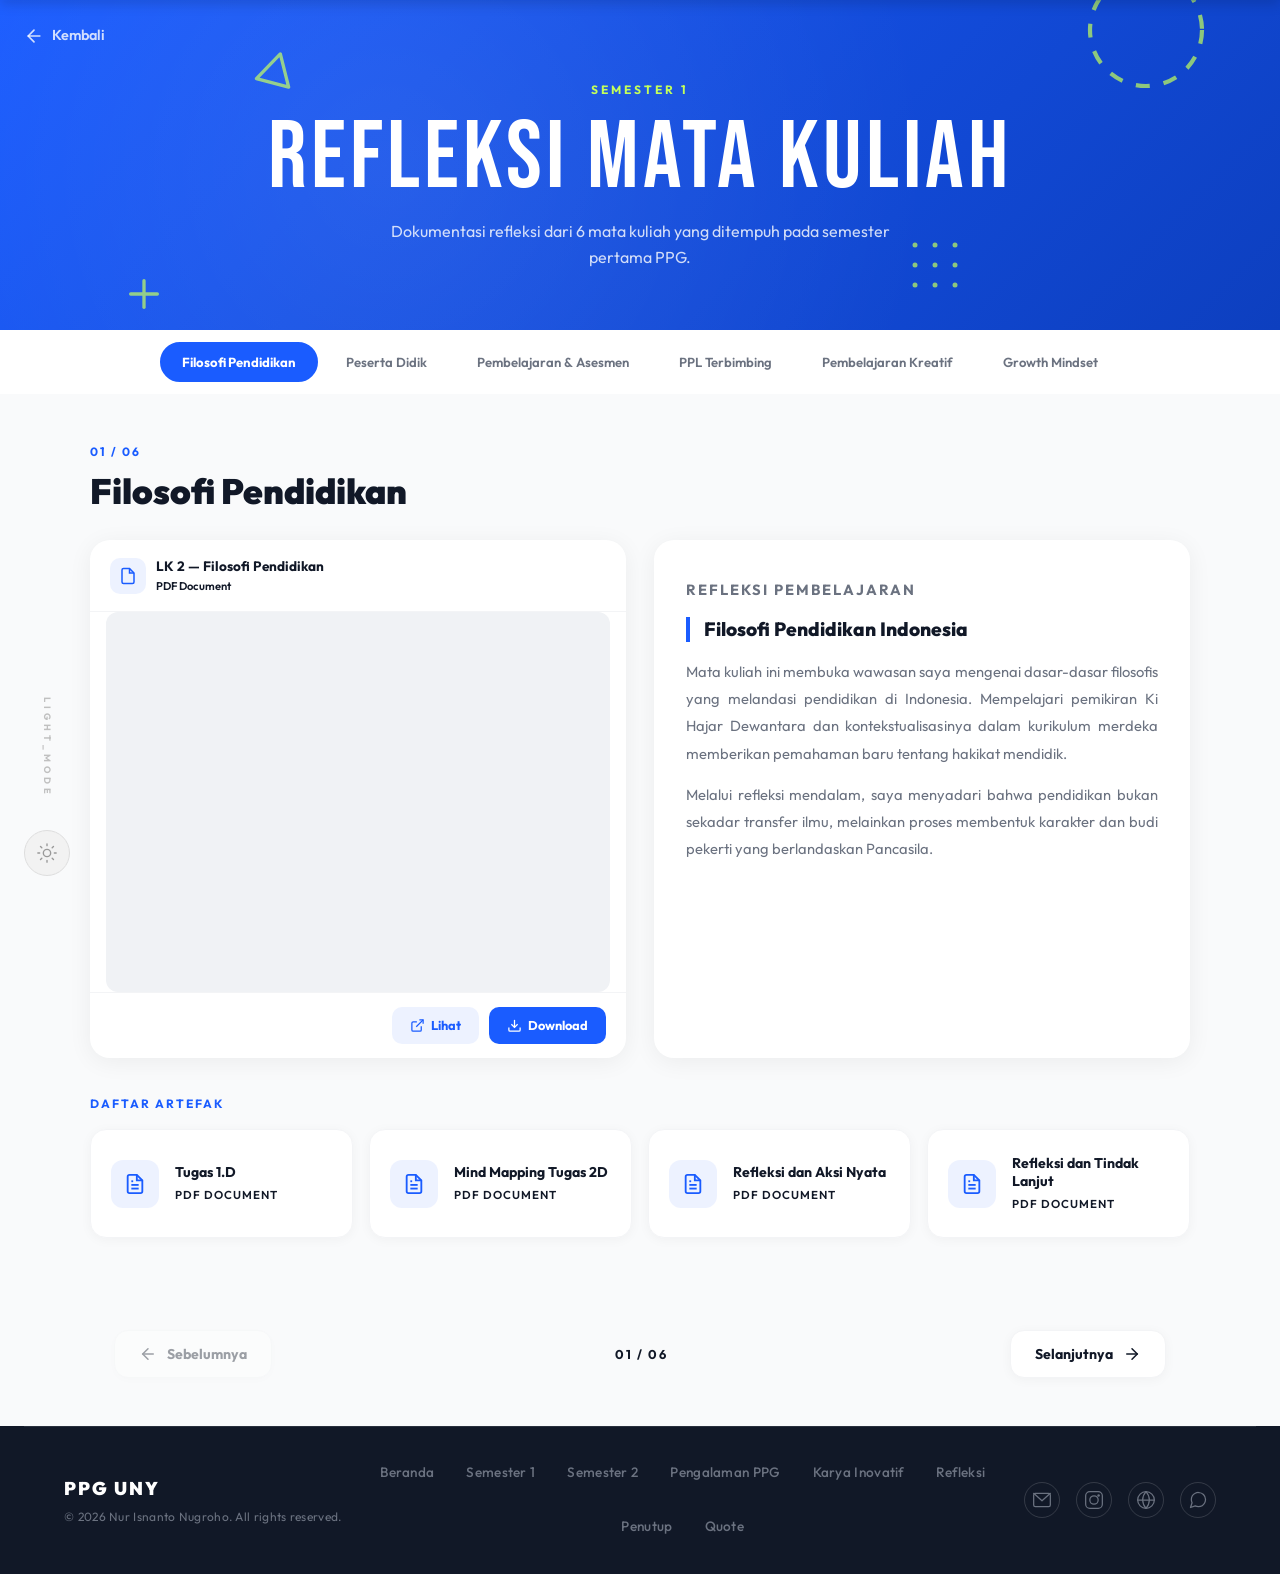
<file: semester1.html>
<!DOCTYPE html>
<html lang="id">
<head>
    <meta charset="UTF-8">
    <meta name="viewport" content="width=device-width, initial-scale=1.0">
    <title>Refleksi Semester 1 - E-Portfolio PPG UNY</title>
    <link rel="icon" type="image/png" href="img/Icon atas.png">
    <meta name="description" content="Refleksi mata kuliah semester 1 PPG Informatika UNY oleh Nur Isnanto Nugroho.">
    <link rel="preconnect" href="https://fonts.googleapis.com">
    <link rel="preconnect" href="https://fonts.gstatic.com" crossorigin>
    <link href="https://fonts.googleapis.com/css2?family=Bebas+Neue&family=Outfit:wght@400;600;700;800;900&family=Pacifico&display=swap" rel="stylesheet">
    <link rel="stylesheet" href="style.css">
    <style>
        /* ========== PAGE HERO ========== */
        .page-hero {
            background: linear-gradient(135deg, var(--blue-primary), var(--blue-dark));
            padding: 80px 24px 60px;
            text-align: center;
            position: relative;
            overflow: hidden;
        }
        .page-hero::after {
            content: '';
            position: absolute;
            inset: 0;
            background: radial-gradient(circle at 30% 50%, rgba(255,255,255,0.08) 0%, transparent 60%);
            pointer-events: none;
        }
        .page-hero__back {
            position: absolute;
            top: 24px;
            left: 24px;
            display: flex;
            align-items: center;
            gap: 8px;
            text-decoration: none;
            color: var(--white-80);
            font-weight: 600;
            font-size: 0.9rem;
            z-index: 2;
            transition: color 0.3s ease;
            opacity: 0;
            animation: heroFadeUp 0.8s ease forwards 0.2s;
        }
        .page-hero__back:hover { color: var(--white); }
        .page-hero__label {
            font-size: 0.75rem; font-weight: 700; color: var(--accent-lime);
            text-transform: uppercase; letter-spacing: 3px; margin-bottom: 12px;
            position: relative; z-index: 1;
            opacity: 0;
            animation: heroFadeUp 0.8s ease forwards 0.4s;
        }
        .page-hero__title {
            font-family: 'Bebas Neue', sans-serif;
            font-size: clamp(3rem, 10vw, 6rem); font-weight: 400; color: var(--white);
            letter-spacing: 4px; line-height: 1; margin-bottom: 12px;
            position: relative; z-index: 1;
            opacity: 0;
            animation: heroFadeUp 0.8s ease forwards 0.6s;
        }
        .page-hero__subtitle {
            font-size: 1rem; color: var(--white-80); max-width: 500px;
            margin: 0 auto; position: relative; z-index: 1;
            opacity: 0;
            animation: heroFadeUp 0.8s ease forwards 0.8s;
        }
        /* ========== HERO DECORATIONS ========== */
        .page-hero__decor {
            position: absolute;
            z-index: 0;
            opacity: 0.7;
            animation: floatDecor 6s ease-in-out infinite;
        }
        .page-hero__decor--1 {
            width: 140px; height: 140px;
            top: -40px; right: 5%;
            animation-delay: 0s;
        }
        .page-hero__decor--2 {
            width: 32px; height: 32px;
            bottom: 20px; left: 10%;
            animation-delay: 1.5s;
        }
        .page-hero__decor--3 {
            width: 40px; height: 40px;
            top: 50px; left: 20%;
            animation-delay: 3s;
            transform: rotate(15deg);
        }
        .page-hero__decor--4 {
            width: 50px; height: 50px;
            bottom: 40px; right: 25%;
            animation-delay: 4.5s;
        }
        @keyframes floatDecor {
            0% { transform: translateY(0) rotate(0deg); }
            50% { transform: translateY(-15px) rotate(15deg); }
            100% { transform: translateY(0) rotate(0deg); }
        }

        .page-hero__decor-line {
            position: absolute;
            top: 0;
            left: 0;
            width: 100%;
            height: 100%;
            z-index: 0;
            opacity: 0.85;
            pointer-events: none;
            overflow: hidden;
        }
        .page-hero__decor-line svg {
            width: 100%;
            height: 100%;
        }
        .animated-path {
            stroke-dasharray: 2000, 2000;
            stroke-dashoffset: 2000;
            animation: drawPath 12s ease-in-out infinite;
        }
        @keyframes drawPath {
            0% { stroke-dashoffset: 2000; }
            100% { stroke-dashoffset: -2000; }
        }

        /* ========== STICKY BANNER ========== */
        .sticky-banner {
            position: fixed;
            top: 0; left: 0; right: 0;
            background: linear-gradient(135deg, var(--blue-primary), var(--blue-dark));
            padding: 10px 24px;
            z-index: 100;
            display: flex;
            align-items: center;
            gap: 16px;
            transform: translateY(-100%);
            transition: transform 0.3s ease;
            box-shadow: 0 4px 12px rgba(0,0,0,0.15);
        }
        .sticky-banner.is-visible {
            transform: translateY(0);
        }
        .sticky-banner__back {
            color: var(--white);
            display: flex;
            align-items: center;
            text-decoration: none;
        }
        .sticky-banner__text {
            display: flex;
            flex-direction: column;
            gap: 2px;
        }
        .sticky-banner__subtitle {
            font-size: 0.65rem;
            color: var(--accent-lime);
            text-transform: uppercase;
            letter-spacing: 2px;
            font-weight: 700;
        }
        .sticky-banner__title {
            font-size: 1.2rem;
            color: var(--white);
            font-family: 'Bebas Neue', sans-serif;
            letter-spacing: 1.5px;
            margin: 0;
            line-height: 1;
        }

        /* ========== TAB NAVIGATION ========== */
        .tab-nav {
            background: var(--white);
            padding: 12px 24px;
            position: sticky;
            top: 0;
            z-index: 50;
            transition: top 0.3s ease, background 0.3s ease;
            overflow-x: auto;
            opacity: 0;
            animation: heroFadeUp 0.8s ease forwards 1s;
        }
        body.banner-stuck .tab-nav {
            top: 56px; /* Turun menyesuaikan tinggi sticky banner */
        }
        .tab-nav__inner {
            max-width: 900px;
            margin: 0 auto;
            display: flex;
            justify-content: center;
            gap: 6px;
        }
        .tab-btn {
            background: none;
            border: 2px solid transparent;
            padding: 10px 20px;
            font-family: var(--font);
            font-size: 0.82rem;
            font-weight: 600;
            color: var(--gray-500);
            cursor: pointer;
            white-space: nowrap;
            border-radius: 30px;
            transition: all 0.3s ease;
        }
        .tab-btn:hover {
            color: var(--blue-primary);
            background: rgba(26, 92, 255, 0.06);
            border-color: rgba(26, 92, 255, 0.15);
        }
        .tab-btn.active {
            color: var(--white);
            background: var(--blue-primary);
            border-color: var(--blue-primary);
            font-weight: 700;
        }

        /* ========== TAB CONTENT ========== */
        .tab-content {
            background: var(--gray-50);
            min-height: 60vh;
            padding: 0 24px;
            transition: background 0.3s ease;
        }
        .tab-panel {
            display: none;
            max-width: 1100px;
            margin: 0 auto;
            padding: 48px 0 60px;
        }
        .tab-panel.active {
            display: block;
            animation: fadeInPanel 0.5s ease both;
        }
        @keyframes fadeInPanel {
            from { opacity: 0; transform: translateY(20px); }
            to { opacity: 1; transform: translateY(0); }
        }
        .tab-panel__header { margin-bottom: 28px; }
        .tab-panel__num {
            font-size: 0.75rem; font-weight: 700; color: var(--blue-primary);
            text-transform: uppercase; letter-spacing: 2px; margin-bottom: 8px;
        }
        .tab-panel__title {
            font-size: clamp(1.6rem, 4vw, 2.2rem); font-weight: 900;
            color: var(--dark); line-height: 1.2; transition: color 0.3s ease;
        }

        /* ========== SPLIT LAYOUT ========== */
        .mk-split {
            display: grid;
            grid-template-columns: 1fr 1fr;
            gap: 28px;
            margin-bottom: 36px;
        }

        /* --- PDF Card Wrapper --- */
        .mk-pdf-card {
            background: var(--white);
            border-radius: 20px;
            overflow: hidden;
            box-shadow: 0 4px 24px rgba(0,0,0,0.06);
            display: flex;
            flex-direction: column;
            transition: background 0.3s ease, box-shadow 0.3s ease;
        }
        .mk-pdf-card__header {
            padding: 16px 20px;
            border-bottom: 1px solid var(--gray-100);
            display: flex;
            align-items: center;
            gap: 10px;
            transition: border-color 0.3s ease;
        }
        .mk-pdf-card__icon {
            width: 36px; height: 36px; border-radius: 10px;
            background: rgba(26, 92, 255, 0.08);
            display: flex; align-items: center; justify-content: center;
            flex-shrink: 0;
        }
        .mk-pdf-card__icon svg { color: var(--blue-primary); }
        .mk-pdf-card__name {
            font-size: 0.85rem; font-weight: 700; color: var(--dark);
            transition: color 0.3s ease;
        }
        .mk-pdf-card__filetype {
            font-size: 0.7rem; color: var(--gray-400); font-weight: 600;
        }
        .mk-pdf-card iframe {
            width: calc(100% - 32px); height: 380px; border: none; display: block;
            margin: 0 16px; border-radius: 12px;
            background: #f0f2f5;
        }
        .mk-pdf-card__empty {
            width: 100%; height: 380px;
            display: flex; align-items: center; justify-content: center;
            flex-direction: column; gap: 12px;
            color: var(--gray-400); font-size: 0.9rem;
        }
        .mk-pdf-card__empty svg { opacity: 0.3; }
        .mk-pdf-card__actions {
            padding: 14px 20px;
            border-top: 1px solid var(--gray-100);
            display: flex; align-items: center; justify-content: flex-end; gap: 10px;
            transition: border-color 0.3s ease;
        }
        .mk-pdf-btn {
            display: inline-flex; align-items: center; gap: 6px;
            font-family: var(--font); font-weight: 700; font-size: 0.8rem;
            padding: 8px 18px; border-radius: 10px; border: none;
            cursor: pointer; text-decoration: none;
            transition: all 0.3s ease;
        }
        .mk-pdf-btn--view {
            background: rgba(26, 92, 255, 0.08); color: var(--blue-primary);
        }
        .mk-pdf-btn--view:hover {
            background: rgba(26, 92, 255, 0.15); transform: translateY(-2px);
        }
        .mk-pdf-btn--download {
            background: var(--blue-primary); color: #fff;
        }
        .mk-pdf-btn--download:hover {
            background: var(--blue-dark); transform: translateY(-2px);
        }

        /* --- Refleksi Text --- */
        .mk-refleksi {
            background: var(--white); border-radius: 20px;
            padding: 36px 32px; box-shadow: 0 4px 24px rgba(0,0,0,0.06);
            display: flex; flex-direction: column;
            transition: background 0.3s ease, box-shadow 0.3s ease;
        }
        .mk-refleksi__label {
            font-size: 0.7rem; font-weight: 700; color: var(--blue-primary);
            text-transform: uppercase; letter-spacing: 2px; margin-bottom: 10px;
        }
        .mk-refleksi__title {
            font-size: 1.2rem; font-weight: 800; color: var(--dark);
            margin-bottom: 16px; line-height: 1.3;
            padding-left: 14px; border-left: 4px solid var(--blue-primary);
            transition: color 0.3s ease, border-color 0.3s ease;
        }
        .mk-refleksi p {
            font-size: 0.92rem; line-height: 1.85; color: var(--gray-500);
            text-align: justify; margin-bottom: 14px; transition: color 0.3s ease;
        }
        .mk-refleksi p:last-child { margin-bottom: 0; }

        /* ========== ARTEFAK SECTION ========== */
        .mk-artefak { margin-top: 8px; }
        .mk-artefak__label {
            font-size: 0.75rem; font-weight: 700; color: var(--blue-primary);
            text-transform: uppercase; letter-spacing: 2px; margin-bottom: 16px;
        }
        .mk-artefak__grid {
            display: grid;
            grid-template-columns: repeat(auto-fill, minmax(240px, 1fr));
            gap: 16px;
        }
        .artefak-card {
            background: var(--white); border-radius: 16px;
            padding: 24px 20px; display: flex; align-items: center; gap: 16px;
            text-decoration: none; box-shadow: 0 2px 12px rgba(0,0,0,0.04);
            border: 1px solid var(--gray-100); cursor: pointer;
            transition: transform 0.4s ease, box-shadow 0.4s ease, border-color 0.4s ease, background 0.3s ease;
        }
        .artefak-card:hover {
            transform: translateY(-4px);
            box-shadow: 0 12px 32px rgba(26, 92, 255, 0.12);
            border-color: rgba(26, 92, 255, 0.3);
        }
        .artefak-card__icon {
            width: 48px; height: 48px; border-radius: 12px;
            background: rgba(26, 92, 255, 0.08);
            display: flex; align-items: center; justify-content: center; flex-shrink: 0;
            transition: background 0.3s ease, transform 0.3s ease;
        }
        .artefak-card:hover .artefak-card__icon {
            background: var(--blue-primary); transform: scale(1.05);
        }
        .artefak-card__icon svg { color: var(--blue-primary); transition: color 0.3s ease; }
        .artefak-card:hover .artefak-card__icon svg { color: #fff; }
        .artefak-card__info { flex: 1; min-width: 0; }
        .artefak-card__name {
            font-size: 0.88rem; font-weight: 700; color: var(--dark);
            line-height: 1.3; margin-bottom: 4px; transition: color 0.3s ease;
        }
        .artefak-card__type {
            font-size: 0.72rem; font-weight: 600; color: var(--gray-400);
            text-transform: uppercase; letter-spacing: 1px;
        }

        /* ========== PDF MODAL ========== */
        .pdf-modal {
            display: none; position: fixed; inset: 0; z-index: 9999;
            background: rgba(0,0,0,0.7); backdrop-filter: blur(6px);
            align-items: center; justify-content: center; padding: 24px;
        }
        .pdf-modal.active { display: flex; animation: modalIn 0.3s ease both; }
        @keyframes modalIn {
            from { opacity: 0; }
            to { opacity: 1; }
        }
        .pdf-modal__box {
            background: var(--white); border-radius: 20px; overflow: hidden;
            width: 100%; max-width: 900px; max-height: 90vh;
            display: flex; flex-direction: column;
            box-shadow: 0 24px 64px rgba(0,0,0,0.3);
            animation: modalSlide 0.3s ease both;
        }
        @keyframes modalSlide {
            from { opacity: 0; transform: translateY(30px) scale(0.96); }
            to { opacity: 1; transform: translateY(0) scale(1); }
        }
        .pdf-modal__header {
            padding: 16px 20px; display: flex; align-items: center;
            justify-content: space-between;
            border-bottom: 1px solid var(--gray-100);
        }
        .pdf-modal__title {
            font-size: 0.9rem; font-weight: 700; color: var(--dark);
        }
        .pdf-modal__close {
            width: 36px; height: 36px; border-radius: 10px;
            background: rgba(0,0,0,0.05); border: none; cursor: pointer;
            display: flex; align-items: center; justify-content: center;
            font-size: 1.2rem; color: var(--gray-500);
            transition: background 0.3s ease, color 0.3s ease;
        }
        .pdf-modal__close:hover { background: #ff4444; color: #fff; }
        .pdf-modal iframe {
            width: 100%; height: 75vh; border: none; display: block;
        }

        /* ========== PAGE NAVIGATION ========== */
        .page-nav {
            max-width: 1100px; margin: 0 auto;
            padding: 32px 24px 48px;
            display: flex; justify-content: space-between; align-items: center; gap: 16px;
        }
        .page-nav__btn {
            display: inline-flex; align-items: center; gap: 10px;
            text-decoration: none; background: var(--white);
            border: 1px solid var(--gray-100); padding: 14px 24px;
            border-radius: 14px; font-family: var(--font);
            font-weight: 700; font-size: 0.88rem; color: var(--dark);
            box-shadow: 0 2px 12px rgba(0,0,0,0.04); cursor: pointer;
            transition: transform 0.4s ease, box-shadow 0.4s ease, border-color 0.4s ease, background 0.3s ease, color 0.3s ease;
        }
        .page-nav__btn:hover {
            transform: translateY(-3px);
            box-shadow: 0 8px 24px rgba(26, 92, 255, 0.12);
            border-color: var(--blue-primary); color: var(--blue-primary);
        }
        .page-nav__btn--disabled { opacity: 0.4; pointer-events: none; }
        .page-nav__btn svg { transition: transform 0.3s ease; }
        .page-nav__btn:hover svg { transform: translateX(-3px); }
        .page-nav__btn--next:hover svg { transform: translateX(3px); }
        .page-nav__indicator {
            font-size: 0.8rem; font-weight: 700; color: var(--gray-400); letter-spacing: 2px;
        }

        /* ========== DARK MODE ========== */
        body.dark .page-hero { background: linear-gradient(135deg, #0e2040, #060f1a); }
        body.dark .tab-nav { background: #0b1929; }
        body.dark .tab-btn { color: var(--gray-500); }
        body.dark .tab-btn:hover { color: var(--accent-lime); background: rgba(195,255,90,0.06); border-color: rgba(195,255,90,0.15); }
        body.dark .tab-btn.active { color: #0a1628; background: var(--accent-lime); border-color: var(--accent-lime); }
        body.dark .tab-content { background: #0a1320; }
        body.dark .tab-panel__num { color: var(--accent-lime); }
        body.dark .tab-panel__title { color: var(--gray-100); }
        body.dark .mk-pdf-card { background: #111c2e; box-shadow: 0 4px 24px rgba(0,0,0,0.2); }
        body.dark .mk-pdf-card__header { border-color: rgba(255,255,255,0.08); }
        body.dark .mk-pdf-card__icon { background: rgba(195,255,90,0.1); }
        body.dark .mk-pdf-card__icon svg { color: var(--accent-lime); }
        body.dark .mk-pdf-card__name { color: #e8ecf2; }
        body.dark .mk-pdf-card__filetype { color: rgba(255,255,255,0.4); }
        body.dark .mk-pdf-card iframe { background: #0a1320; }
        body.dark .mk-pdf-card__actions { border-color: rgba(255,255,255,0.08); }
        body.dark .mk-pdf-btn--view { background: rgba(195,255,90,0.1); color: var(--accent-lime); }
        body.dark .mk-pdf-btn--view:hover { background: rgba(195,255,90,0.2); }
        body.dark .mk-pdf-btn--download { background: var(--accent-lime); color: #0a1628; }
        body.dark .mk-pdf-btn--download:hover { background: #d4ff7a; }
        body.dark .mk-pdf-card__filetype { color: rgba(255,255,255,0.35); }
        body.dark .mk-refleksi { background: #111c2e; box-shadow: 0 4px 24px rgba(0,0,0,0.2); }
        body.dark .mk-refleksi__label { color: var(--accent-lime); }
        body.dark .mk-refleksi__title { color: #e8ecf2; border-left-color: var(--accent-lime); }
        body.dark .mk-refleksi p { color: rgba(255,255,255,0.7); }
        body.dark .mk-artefak__label { color: var(--accent-lime); }
        body.dark .artefak-card { background: #111c2e; border-color: rgba(255,255,255,0.06); }
        body.dark .artefak-card:hover { border-color: rgba(195,255,90,0.3); box-shadow: 0 12px 32px rgba(195,255,90,0.08); }
        body.dark .artefak-card__icon { background: rgba(195,255,90,0.1); }
        body.dark .artefak-card:hover .artefak-card__icon { background: var(--accent-lime); }
        body.dark .artefak-card__icon svg { color: var(--accent-lime); }
        body.dark .artefak-card:hover .artefak-card__icon svg { color: #0a1628; }
        body.dark .artefak-card__name { color: #e8ecf2; }
        body.dark .artefak-card__type { color: rgba(255,255,255,0.4); }
        body.dark .pdf-modal__box { background: #111c2e; }
        body.dark .pdf-modal__header { border-color: rgba(255,255,255,0.06); }
        body.dark .pdf-modal__title { color: #e8ecf2; }
        body.dark .pdf-modal__close { background: rgba(255,255,255,0.08); color: rgba(255,255,255,0.6); }
        body.dark .pdf-modal__close:hover { background: #ff4444; color: #fff; }
        body.dark .page-nav__btn { background: #111c2e; border-color: rgba(255,255,255,0.08); color: #e8ecf2; }
        body.dark .page-nav__btn:hover { border-color: var(--accent-lime); color: var(--accent-lime); }
        body.dark .page-nav__indicator { color: rgba(255,255,255,0.4); }

        /* ========== RESPONSIVE ========== */
        @media (max-width: 768px) {
            .page-hero { padding: 70px 24px 40px; }
            .tab-nav__inner { justify-content: flex-start; }
            .tab-btn { padding: 8px 14px; font-size: 0.75rem; }
            .mk-split { grid-template-columns: 1fr; }
            
            /* Sembunyikan iframe preview di HP agar tidak auto-download (dihapus atas permintaan) */
            /* .mk-pdf-card iframe { display: none; } */
            .mk-pdf-card__empty { display: none; }
            
            .mk-refleksi { padding: 28px 20px; }
            .mk-artefak__grid { grid-template-columns: 1fr; }
            .page-nav__btn { padding: 12px 16px; font-size: 0.8rem; }
            .pdf-modal iframe { height: 60vh; }
        }
    </style>
</head>
<body>
    <!-- ========== STICKY MINI BANNER ========== -->
    <div class="sticky-banner" id="stickyBanner">
        <a href="index.html" class="sticky-banner__back">
            <svg width="20" height="20" viewBox="0 0 24 24" fill="none" stroke="currentColor" stroke-width="2" stroke-linecap="round" stroke-linejoin="round"><path d="M19 12H5"/><path d="M12 19l-7-7 7-7"/></svg>
        </a>
        <div class="sticky-banner__text">
            <span class="sticky-banner__subtitle">Semester 1</span>
            <h2 class="sticky-banner__title">Refleksi Mata Kuliah</h2>
        </div>
    </div>

    <!-- ========== HERO ========== -->
    <header class="page-hero" id="hero-semester">
        <!-- Dekorasi Neon Pendukung (Lama) -->
        <div class="page-hero__decor page-hero__decor--1">
            <svg viewBox="0 0 100 100" fill="none" xmlns="http://www.w3.org/2000/svg">
                <circle cx="50" cy="50" r="40" stroke="var(--accent-lime)" stroke-width="3" stroke-dasharray="10 10"/>
            </svg>
        </div>
        <div class="page-hero__decor page-hero__decor--2">
            <svg viewBox="0 0 24 24" fill="none" stroke="var(--accent-lime)" stroke-width="2.5" stroke-linecap="round" stroke-linejoin="round">
                <line x1="12" y1="2" x2="12" y2="22"></line>
                <line x1="2" y1="12" x2="22" y2="12"></line>
            </svg>
        </div>
        <div class="page-hero__decor page-hero__decor--3">
            <svg viewBox="0 0 24 24" fill="none" stroke="var(--accent-lime)" stroke-width="2" stroke-linecap="round" stroke-linejoin="round">
                <polygon points="12 2 22 20 2 20"></polygon>
            </svg>
        </div>
        <div class="page-hero__decor page-hero__decor--4">
            <svg viewBox="0 0 40 40" fill="none" xmlns="http://www.w3.org/2000/svg">
                <circle cx="4" cy="4" r="2" fill="var(--accent-lime)"/>
                <circle cx="20" cy="4" r="2" fill="var(--accent-lime)"/>
                <circle cx="36" cy="4" r="2" fill="var(--accent-lime)"/>
                <circle cx="4" cy="20" r="2" fill="var(--accent-lime)"/>
                <circle cx="20" cy="20" r="2" fill="var(--accent-lime)"/>
                <circle cx="36" cy="20" r="2" fill="var(--accent-lime)"/>
                <circle cx="4" cy="36" r="2" fill="var(--accent-lime)"/>
                <circle cx="20" cy="36" r="2" fill="var(--accent-lime)"/>
                <circle cx="36" cy="36" r="2" fill="var(--accent-lime)"/>
            </svg>
        </div>

        <!-- Dekorasi Garis Melingkar 3D (Tube) -->
        <div class="page-hero__decor-line">
            <svg viewBox="0 0 1000 400" preserveAspectRatio="xMidYMid slice" fill="none" xmlns="http://www.w3.org/2000/svg">
                <defs>
                    <linearGradient id="softBlue" x1="0%" y1="0%" x2="100%" y2="100%">
                        <stop offset="0%" stop-color="#ffffff" stop-opacity="0.08" />
                        <stop offset="50%" stop-color="#ffffff" stop-opacity="0.15" />
                        <stop offset="100%" stop-color="#ffffff" stop-opacity="0.05" />
                    </linearGradient>
                    
                    <!-- Filter 3D Tube: Drop Shadow + Inner Shadow (Dark) + Inner Highlight (Light) -->
                    <filter id="tube3D" x="-20%" y="-20%" width="140%" height="140%">
                        <!-- 1. Outer Glow/Shadow -->
                        <feDropShadow dx="0" dy="15" stdDeviation="15" flood-color="#020617" flood-opacity="0.3" result="outer-shadow"/>
                        
                        <!-- 2. Inner Shadow (Gelap) di dalam garis -->
                        <feOffset dx="-5" dy="-5" in="SourceAlpha" result="inner-offset"/>
                        <feGaussianBlur stdDeviation="6" result="inner-blur"/>
                        <feComposite operator="out" in="SourceAlpha" in2="inner-blur" result="inverse-alpha"/>
                        <feFlood flood-color="#000000" flood-opacity="0.3" result="inner-color"/>
                        <feComposite operator="in" in="inner-color" in2="inverse-alpha" result="inner-shadow"/>
                        
                        <!-- 3. Inner Highlight (Terang) di sisi sebaliknya -->
                        <feOffset dx="4" dy="4" in="SourceAlpha" result="hl-offset"/>
                        <feGaussianBlur stdDeviation="5" result="hl-blur"/>
                        <feComposite operator="out" in="SourceAlpha" in2="hl-blur" result="hl-inverse-alpha"/>
                        <feFlood flood-color="#ffffff" flood-opacity="0.5" result="hl-color"/>
                        <feComposite operator="in" in="hl-color" in2="hl-inverse-alpha" result="inner-highlight"/>
                        
                        <!-- 4. Gabungkan semuanya -->
                        <feMerge>
                            <feMergeNode in="outer-shadow"/>
                            <feMergeNode in="SourceGraphic"/>
                            <feMergeNode in="inner-shadow"/>
                            <feMergeNode in="inner-highlight"/>
                        </feMerge>
                    </filter>
                </defs>
                
                <!-- Path bentuk 'S' / Ulir melengkung, dianimasikan -->
                <path class="animated-path" 
                      d="M 50, -50 C 200, 100 250, 200 100, 350 C -50, 500 200, 350 350, 250 C 500, 150 600, 350 800, 350 C 1000, 350 1000, 200 1100, 250" 
                      stroke="url(#softBlue)" stroke-width="45" stroke-linecap="round" filter="url(#tube3D)"/>
            </svg>
        </div>

        <a href="index.html" class="page-hero__back">
            <svg width="20" height="20" viewBox="0 0 24 24" fill="none" stroke="currentColor" stroke-width="2" stroke-linecap="round" stroke-linejoin="round"><path d="M19 12H5"/><path d="M12 19l-7-7 7-7"/></svg>
            Kembali
        </a>
        <p class="page-hero__label">Semester 1</p>
        <h1 class="page-hero__title">Refleksi Mata Kuliah</h1>
        <p class="page-hero__subtitle">Dokumentasi refleksi dari 6 mata kuliah yang ditempuh pada semester pertama PPG.</p>
    </header>

    <!-- ========== TAB NAVIGATION ========== -->
    <nav class="tab-nav">
        <div class="tab-nav__inner">
            <button class="tab-btn active" data-tab="mk1">Filosofi Pendidikan</button>
            <button class="tab-btn" data-tab="mk2">Peserta Didik</button>
            <button class="tab-btn" data-tab="mk3">Pembelajaran & Asesmen</button>
            <button class="tab-btn" data-tab="mk4">PPL Terbimbing</button>
            <button class="tab-btn" data-tab="mk5">Pembelajaran Kreatif</button>
            <button class="tab-btn" data-tab="mk6">Growth Mindset</button>
        </div>
    </nav>

    <!-- ========== TAB CONTENT ========== -->
    <section class="tab-content">

        <!-- MK1 -->
        <div class="tab-panel active" id="mk1">
            <div class="tab-panel__header">
                <p class="tab-panel__num">01 / 06</p>
                <h2 class="tab-panel__title">Filosofi Pendidikan</h2>
            </div>
            <div class="mk-split">
                <div class="mk-pdf-card">
                    <div class="mk-pdf-card__header">
                        <div class="mk-pdf-card__icon"><svg width="18" height="18" viewBox="0 0 24 24" fill="none" stroke="currentColor" stroke-width="2"><path d="M14 2H6a2 2 0 00-2 2v16a2 2 0 002 2h12a2 2 0 002-2V8z"/><path d="M14 2v6h6"/></svg></div>
                        <div><p class="mk-pdf-card__name">LK 2 — Filosofi Pendidikan</p><p class="mk-pdf-card__filetype">PDF Document</p></div>
                    </div>
                    <iframe class="preview-iframe" data-src="pdf/Nur Isnanto Nugroho_ 25105260411_LK 2-Matkul Filosofi Pendidikan.pdf"></iframe>
                    <div class="mk-pdf-card__actions">
                        <a href="pdf/Nur Isnanto Nugroho_ 25105260411_LK 2-Matkul Filosofi Pendidikan.pdf" target="_blank" class="mk-pdf-btn mk-pdf-btn--view"><svg width="15" height="15" viewBox="0 0 24 24" fill="none" stroke="currentColor" stroke-width="2"><path d="M18 13v6a2 2 0 01-2 2H5a2 2 0 01-2-2V8a2 2 0 012-2h6"/><path d="M15 3h6v6"/><path d="M10 14L21 3"/></svg>Lihat</a>
                        <a href="pdf/Nur Isnanto Nugroho_ 25105260411_LK 2-Matkul Filosofi Pendidikan.pdf" download class="mk-pdf-btn mk-pdf-btn--download"><svg width="15" height="15" viewBox="0 0 24 24" fill="none" stroke="currentColor" stroke-width="2"><path d="M21 15v4a2 2 0 01-2 2H5a2 2 0 01-2-2v-4"/><path d="M7 10l5 5 5-5"/><path d="M12 15V3"/></svg>Download</a>
                    </div>
                </div>
                <div class="mk-refleksi">
                    <p class="mk-refleksi__label">Refleksi Pembelajaran</p>
                    <h3 class="mk-refleksi__title">Filosofi Pendidikan Indonesia</h3>
                    <p>Mata kuliah ini membuka wawasan saya mengenai dasar-dasar filosofis yang melandasi pendidikan di Indonesia. Mempelajari pemikiran Ki Hajar Dewantara dan kontekstualisasinya dalam kurikulum merdeka memberikan pemahaman baru tentang hakikat mendidik.</p>
                    <p>Melalui refleksi mendalam, saya menyadari bahwa pendidikan bukan sekadar transfer ilmu, melainkan proses membentuk karakter dan budi pekerti yang berlandaskan Pancasila.</p>
                </div>
            </div>
            <div class="mk-artefak">
                <p class="mk-artefak__label">Daftar Artefak</p>
                <div class="mk-artefak__grid">
                    <div class="artefak-card" onclick="openPdfModal('pdf/Artefak/FP/25105260411_Nur Isnanto Nugroho_Tugas 1.D(4).pdf', 'Tugas 1.D')">
                        <div class="artefak-card__icon"><svg width="22" height="22" viewBox="0 0 24 24" fill="none" stroke="currentColor" stroke-width="2"><path d="M14 2H6a2 2 0 00-2 2v16a2 2 0 002 2h12a2 2 0 002-2V8z"/><path d="M14 2v6h6"/><path d="M16 13H8"/><path d="M16 17H8"/><path d="M10 9H8"/></svg></div>
                        <div class="artefak-card__info"><p class="artefak-card__name">Tugas 1.D</p><p class="artefak-card__type">PDF Document</p></div>
                    </div>
                    <div class="artefak-card" onclick="openPdfModal('pdf/Artefak/FP/25105260411_Nur Isnanto Nugroho_Mind Mapping Tugas 2D_Filosofi Pendidikan(4) (2).pdf', 'Mind Mapping Tugas 2D')">
                        <div class="artefak-card__icon"><svg width="22" height="22" viewBox="0 0 24 24" fill="none" stroke="currentColor" stroke-width="2"><path d="M14 2H6a2 2 0 00-2 2v16a2 2 0 002 2h12a2 2 0 002-2V8z"/><path d="M14 2v6h6"/><path d="M16 13H8"/><path d="M16 17H8"/><path d="M10 9H8"/></svg></div>
                        <div class="artefak-card__info"><p class="artefak-card__name">Mind Mapping Tugas 2D</p><p class="artefak-card__type">PDF Document</p></div>
                    </div>
                    <div class="artefak-card" onclick="openPdfModal('pdf/Artefak/FP/4.E. Refleksi dan Aksi Nyata_Nur Isnanto Nugroho(2) (2).pdf', 'Refleksi dan Aksi Nyata')">
                        <div class="artefak-card__icon"><svg width="22" height="22" viewBox="0 0 24 24" fill="none" stroke="currentColor" stroke-width="2"><path d="M14 2H6a2 2 0 00-2 2v16a2 2 0 002 2h12a2 2 0 002-2V8z"/><path d="M14 2v6h6"/><path d="M16 13H8"/><path d="M16 17H8"/><path d="M10 9H8"/></svg></div>
                        <div class="artefak-card__info"><p class="artefak-card__name">Refleksi dan Aksi Nyata</p><p class="artefak-card__type">PDF Document</p></div>
                    </div>
                    <div class="artefak-card" onclick="openPdfModal('pdf/Artefak/FP/2.5. Refleksi dan Tindak Lanjut-Nur Isnanto Nugroho(5) (1).pdf', 'Refleksi dan Tindak Lanjut')">
                        <div class="artefak-card__icon"><svg width="22" height="22" viewBox="0 0 24 24" fill="none" stroke="currentColor" stroke-width="2"><path d="M14 2H6a2 2 0 00-2 2v16a2 2 0 002 2h12a2 2 0 002-2V8z"/><path d="M14 2v6h6"/><path d="M16 13H8"/><path d="M16 17H8"/><path d="M10 9H8"/></svg></div>
                        <div class="artefak-card__info"><p class="artefak-card__name">Refleksi dan Tindak Lanjut</p><p class="artefak-card__type">PDF Document</p></div>
                    </div>
                </div>
            </div>
        </div>

        <!-- MK2 -->
        <div class="tab-panel" id="mk2">
            <div class="tab-panel__header">
                <p class="tab-panel__num">02 / 06</p>
                <h2 class="tab-panel__title">Peserta Didik dan Pemahamannya</h2>
            </div>
            <div class="mk-split">
                <div class="mk-pdf-card">
                    <div class="mk-pdf-card__header">
                        <div class="mk-pdf-card__icon"><svg width="18" height="18" viewBox="0 0 24 24" fill="none" stroke="currentColor" stroke-width="2"><path d="M14 2H6a2 2 0 00-2 2v16a2 2 0 002 2h12a2 2 0 002-2V8z"/><path d="M14 2v6h6"/></svg></div>
                        <div><p class="mk-pdf-card__name">LK 2 — Peserta Didik</p><p class="mk-pdf-card__filetype">PDF Document</p></div>
                    </div>
                    <iframe class="preview-iframe" data-src="pdf/Nur Isnanto Nugroho_ 25105260411_LK 2- Mata Kuliah Peserta didik dan Pemahamannya.pdf"></iframe>
                    <div class="mk-pdf-card__actions">
                        <a href="pdf/Nur Isnanto Nugroho_ 25105260411_LK 2- Mata Kuliah Peserta didik dan Pemahamannya.pdf" target="_blank" class="mk-pdf-btn mk-pdf-btn--view"><svg width="15" height="15" viewBox="0 0 24 24" fill="none" stroke="currentColor" stroke-width="2"><path d="M18 13v6a2 2 0 01-2 2H5a2 2 0 01-2-2V8a2 2 0 012-2h6"/><path d="M15 3h6v6"/><path d="M10 14L21 3"/></svg>Lihat</a>
                        <a href="pdf/Nur Isnanto Nugroho_ 25105260411_LK 2- Mata Kuliah Peserta didik dan Pemahamannya.pdf" download class="mk-pdf-btn mk-pdf-btn--download"><svg width="15" height="15" viewBox="0 0 24 24" fill="none" stroke="currentColor" stroke-width="2"><path d="M21 15v4a2 2 0 01-2 2H5a2 2 0 01-2-2v-4"/><path d="M7 10l5 5 5-5"/><path d="M12 15V3"/></svg>Download</a>
                    </div>
                </div>
                <div class="mk-refleksi">
                    <p class="mk-refleksi__label">Refleksi Pembelajaran</p>
                    <h3 class="mk-refleksi__title">Memahami Peserta Didik</h3>
                    <p>Mata kuliah ini memberikan pemahaman mendalam tentang karakteristik perkembangan peserta didik dari aspek kognitif, afektif, dan psikomotor. Saya belajar bagaimana memahami keunikan setiap peserta didik.</p>
                    <p>Penerapan teori perkembangan dalam merancang pembelajaran yang diferensiasi menjadi bekal penting sebagai calon guru Informatika yang harus mengakomodasi beragam gaya belajar.</p>
                </div>
            </div>
            <div class="mk-artefak">
                <p class="mk-artefak__label">Daftar Artefak</p>
                <div class="mk-artefak__grid">
                    <div class="artefak-card" onclick="openPdfModal('pdf/Artefak/PPDP/LK Kegiatan 1E_25105260411_Nur Isnanto Nugroho(2).pdf', 'LK Kegiatan 1E')">
                        <div class="artefak-card__icon"><svg width="22" height="22" viewBox="0 0 24 24" fill="none" stroke="currentColor" stroke-width="2"><path d="M14 2H6a2 2 0 00-2 2v16a2 2 0 002 2h12a2 2 0 002-2V8z"/><path d="M14 2v6h6"/><path d="M16 13H8"/><path d="M16 17H8"/><path d="M10 9H8"/></svg></div>
                        <div class="artefak-card__info"><p class="artefak-card__name">LK Kegiatan 1E</p><p class="artefak-card__type">PDF Document</p></div>
                    </div>
                    <div class="artefak-card" onclick="openPdfModal('pdf/Artefak/PPDP/2.C. Diskusi Penyelesaian Kasus_Nugroho(2).pdf', 'Diskusi Penyelesaian Kasus')">
                        <div class="artefak-card__icon"><svg width="22" height="22" viewBox="0 0 24 24" fill="none" stroke="currentColor" stroke-width="2"><path d="M14 2H6a2 2 0 00-2 2v16a2 2 0 002 2h12a2 2 0 002-2V8z"/><path d="M14 2v6h6"/><path d="M16 13H8"/><path d="M16 17H8"/><path d="M10 9H8"/></svg></div>
                        <div class="artefak-card__info"><p class="artefak-card__name">Diskusi Penyelesaian Kasus</p><p class="artefak-card__type">PDF Document</p></div>
                    </div>
                    <div class="artefak-card" onclick="openPdfModal('pdf/Artefak/PPDP/3.E. Kegiatan RTL._Revdocx(1).pdf', 'Kegiatan RTL')">
                        <div class="artefak-card__icon"><svg width="22" height="22" viewBox="0 0 24 24" fill="none" stroke="currentColor" stroke-width="2"><path d="M14 2H6a2 2 0 00-2 2v16a2 2 0 002 2h12a2 2 0 002-2V8z"/><path d="M14 2v6h6"/><path d="M16 13H8"/><path d="M16 17H8"/><path d="M10 9H8"/></svg></div>
                        <div class="artefak-card__info"><p class="artefak-card__name">Kegiatan RTL</p><p class="artefak-card__type">PDF Document</p></div>
                    </div>
                    <div class="artefak-card" onclick="openPdfModal('pdf/Artefak/PPDP/Lembar Kerja Aktivitas 4D(2).pdf', 'LK Aktivitas 4D')">
                        <div class="artefak-card__icon"><svg width="22" height="22" viewBox="0 0 24 24" fill="none" stroke="currentColor" stroke-width="2"><path d="M14 2H6a2 2 0 00-2 2v16a2 2 0 002 2h12a2 2 0 002-2V8z"/><path d="M14 2v6h6"/><path d="M16 13H8"/><path d="M16 17H8"/><path d="M10 9H8"/></svg></div>
                        <div class="artefak-card__info"><p class="artefak-card__name">LK Aktivitas 4D</p><p class="artefak-card__type">PDF Document</p></div>
                    </div>
                    <div class="artefak-card" onclick="openPdfModal('pdf/Artefak/PPDP/Lembar Kerja Aktivitas 4E_Nur Isnanto Nugroho_25105260411(1).pdf', 'LK Aktivitas 4E')">
                        <div class="artefak-card__icon"><svg width="22" height="22" viewBox="0 0 24 24" fill="none" stroke="currentColor" stroke-width="2"><path d="M14 2H6a2 2 0 00-2 2v16a2 2 0 002 2h12a2 2 0 002-2V8z"/><path d="M14 2v6h6"/><path d="M16 13H8"/><path d="M16 17H8"/><path d="M10 9H8"/></svg></div>
                        <div class="artefak-card__info"><p class="artefak-card__name">LK Aktivitas 4E</p><p class="artefak-card__type">PDF Document</p></div>
                    </div>
                    <div class="artefak-card" onclick="openPdfModal('pdf/Artefak/PPDP/UAS_PPDP_Nur Isnanto Nugroho_ 25105260411(2).pdf', 'UAS PPDP')">
                        <div class="artefak-card__icon"><svg width="22" height="22" viewBox="0 0 24 24" fill="none" stroke="currentColor" stroke-width="2"><path d="M14 2H6a2 2 0 00-2 2v16a2 2 0 002 2h12a2 2 0 002-2V8z"/><path d="M14 2v6h6"/><path d="M16 13H8"/><path d="M16 17H8"/><path d="M10 9H8"/></svg></div>
                        <div class="artefak-card__info"><p class="artefak-card__name">UAS PPDP</p><p class="artefak-card__type">PDF Document</p></div>
                    </div>
                </div>
            </div>
        </div>

        <!-- MK3 -->
        <div class="tab-panel" id="mk3">
            <div class="tab-panel__header">
                <p class="tab-panel__num">03 / 06</p>
                <h2 class="tab-panel__title">Pembelajaran Mendalam dan Asesmen Dasar</h2>
            </div>
            <div class="mk-split">
                <div class="mk-pdf-card">
                    <div class="mk-pdf-card__header">
                        <div class="mk-pdf-card__icon"><svg width="18" height="18" viewBox="0 0 24 24" fill="none" stroke="currentColor" stroke-width="2"><path d="M14 2H6a2 2 0 00-2 2v16a2 2 0 002 2h12a2 2 0 002-2V8z"/><path d="M14 2v6h6"/></svg></div>
                        <div><p class="mk-pdf-card__name">LK 2 — Pembelajaran & Asesmen</p><p class="mk-pdf-card__filetype">PDF Document</p></div>
                    </div>
                    <iframe class="preview-iframe" data-src="pdf/Nur Isnanto Nugroho_ 25105260411_LK 2- Mata Kuliah Pembelajaran Mendalam dan Asesmen Dasar.pdf"></iframe>
                    <div class="mk-pdf-card__actions">
                        <a href="pdf/Nur Isnanto Nugroho_ 25105260411_LK 2- Mata Kuliah Pembelajaran Mendalam dan Asesmen Dasar.pdf" target="_blank" class="mk-pdf-btn mk-pdf-btn--view"><svg width="15" height="15" viewBox="0 0 24 24" fill="none" stroke="currentColor" stroke-width="2"><path d="M18 13v6a2 2 0 01-2 2H5a2 2 0 01-2-2V8a2 2 0 012-2h6"/><path d="M15 3h6v6"/><path d="M10 14L21 3"/></svg>Lihat</a>
                        <a href="pdf/Nur Isnanto Nugroho_ 25105260411_LK 2- Mata Kuliah Pembelajaran Mendalam dan Asesmen Dasar.pdf" download class="mk-pdf-btn mk-pdf-btn--download"><svg width="15" height="15" viewBox="0 0 24 24" fill="none" stroke="currentColor" stroke-width="2"><path d="M21 15v4a2 2 0 01-2 2H5a2 2 0 01-2-2v-4"/><path d="M7 10l5 5 5-5"/><path d="M12 15V3"/></svg>Download</a>
                    </div>
                </div>
                <div class="mk-refleksi">
                    <p class="mk-refleksi__label">Refleksi Pembelajaran</p>
                    <h3 class="mk-refleksi__title">Pembelajaran Mendalam & Asesmen</h3>
                    <p>Mata kuliah ini membekali saya dengan pemahaman tentang desain pembelajaran yang bermakna serta teknik asesmen yang valid dan reliabel untuk mengukur capaian belajar peserta didik.</p>
                    <p>Saya belajar merancang asesmen formatif dan sumatif yang tidak hanya mengukur pengetahuan, tetapi juga keterampilan berpikir tingkat tinggi sesuai taksonomi Bloom.</p>
                </div>
            </div>
            <div class="mk-artefak">
                <p class="mk-artefak__label">Daftar Artefak</p>
                <div class="mk-artefak__grid">
                    <div class="artefak-card" onclick="openPdfModal('pdf/Artefak/PMA/Nur Isnanto Nugroho_ 25105260411_1D Sintesis PMA Topik 1(1).pdf', '1D Sintesis PMA Topik 1')">
                        <div class="artefak-card__icon"><svg width="22" height="22" viewBox="0 0 24 24" fill="none" stroke="currentColor" stroke-width="2"><path d="M14 2H6a2 2 0 00-2 2v16a2 2 0 002 2h12a2 2 0 002-2V8z"/><path d="M14 2v6h6"/><path d="M16 13H8"/><path d="M16 17H8"/><path d="M10 9H8"/></svg></div>
                        <div class="artefak-card__info"><p class="artefak-card__name">1D Sintesis PMA Topik 1</p><p class="artefak-card__type">PDF Document</p></div>
                    </div>
                    <div class="artefak-card" onclick="openPdfModal('pdf/Artefak/PMA/4D Sintesis PMA_Nur Isnanto Nugroho_25105260411_PMA(1).pdf', '4D Sintesis PMA Topik 4')">
                        <div class="artefak-card__icon"><svg width="22" height="22" viewBox="0 0 24 24" fill="none" stroke="currentColor" stroke-width="2"><path d="M14 2H6a2 2 0 00-2 2v16a2 2 0 002 2h12a2 2 0 002-2V8z"/><path d="M14 2v6h6"/><path d="M16 13H8"/><path d="M16 17H8"/><path d="M10 9H8"/></svg></div>
                        <div class="artefak-card__info"><p class="artefak-card__name">4D Sintesis PMA Topik 4</p><p class="artefak-card__type">PDF Document</p></div>
                    </div>
                    <div class="artefak-card" onclick="openPdfModal('pdf/Artefak/PMA/Tugas UTS PMA_Nur Isnanto Nugoroho_25105260411(3).pdf', 'Tugas UTS PMA')">
                        <div class="artefak-card__icon"><svg width="22" height="22" viewBox="0 0 24 24" fill="none" stroke="currentColor" stroke-width="2"><path d="M14 2H6a2 2 0 00-2 2v16a2 2 0 002 2h12a2 2 0 002-2V8z"/><path d="M14 2v6h6"/><path d="M16 13H8"/><path d="M16 17H8"/><path d="M10 9H8"/></svg></div>
                        <div class="artefak-card__info"><p class="artefak-card__name">Tugas UTS PMA</p><p class="artefak-card__type">PDF Document</p></div>
                    </div>
                    <div class="artefak-card" onclick="openPdfModal('pdf/Artefak/PMA/Tugas UAS PMA_Nur Isnanto Nugoroho_25105260411(2).pdf', 'Tugas UAS PMA')">
                        <div class="artefak-card__icon"><svg width="22" height="22" viewBox="0 0 24 24" fill="none" stroke="currentColor" stroke-width="2"><path d="M14 2H6a2 2 0 00-2 2v16a2 2 0 002 2h12a2 2 0 002-2V8z"/><path d="M14 2v6h6"/><path d="M16 13H8"/><path d="M16 17H8"/><path d="M10 9H8"/></svg></div>
                        <div class="artefak-card__info"><p class="artefak-card__name">Tugas UAS PMA</p><p class="artefak-card__type">PDF Document</p></div>
                    </div>
                </div>
            </div>
        </div>

        <!-- MK4 -->
        <div class="tab-panel" id="mk4">
            <div class="tab-panel__header">
                <p class="tab-panel__num">04 / 06</p>
                <h2 class="tab-panel__title">Praktik Pengalaman Lapangan (PPL) Terbimbing</h2>
            </div>
            <div class="mk-split">
                <div class="mk-pdf-card">
                    <div class="mk-pdf-card__header">
                        <div class="mk-pdf-card__icon"><svg width="18" height="18" viewBox="0 0 24 24" fill="none" stroke="currentColor" stroke-width="2"><path d="M14 2H6a2 2 0 00-2 2v16a2 2 0 002 2h12a2 2 0 002-2V8z"/><path d="M14 2v6h6"/></svg></div>
                        <div><p class="mk-pdf-card__name">LK 2 — PPL Terbimbing</p><p class="mk-pdf-card__filetype">PDF Document</p></div>
                    </div>
                    <iframe class="preview-iframe" data-src="pdf/Nur Isnanto Nugroho_ 25105260411_LK 2- Mata Kuliah Praktik Pengalaman Lapangan (PPL) Terbimbing.pdf"></iframe>
                    <div class="mk-pdf-card__actions">
                        <a href="pdf/Nur Isnanto Nugroho_ 25105260411_LK 2- Mata Kuliah Praktik Pengalaman Lapangan (PPL) Terbimbing.pdf" target="_blank" class="mk-pdf-btn mk-pdf-btn--view"><svg width="15" height="15" viewBox="0 0 24 24" fill="none" stroke="currentColor" stroke-width="2"><path d="M18 13v6a2 2 0 01-2 2H5a2 2 0 01-2-2V8a2 2 0 012-2h6"/><path d="M15 3h6v6"/><path d="M10 14L21 3"/></svg>Lihat</a>
                        <a href="pdf/Nur Isnanto Nugroho_ 25105260411_LK 2- Mata Kuliah Praktik Pengalaman Lapangan (PPL) Terbimbing.pdf" download class="mk-pdf-btn mk-pdf-btn--download"><svg width="15" height="15" viewBox="0 0 24 24" fill="none" stroke="currentColor" stroke-width="2"><path d="M21 15v4a2 2 0 01-2 2H5a2 2 0 01-2-2v-4"/><path d="M7 10l5 5 5-5"/><path d="M12 15V3"/></svg>Download</a>
                    </div>
                </div>
                <div class="mk-refleksi">
                    <p class="mk-refleksi__label">Refleksi Pembelajaran</p>
                    <h3 class="mk-refleksi__title">Praktik Pengalaman Lapangan</h3>
                    <p>PPL Terbimbing menjadi pengalaman paling berkesan karena saya langsung terjun ke sekolah mitra untuk praktik mengajar. Bimbingan dari guru pamong dan dosen pembimbing sangat membantu pengembangan kompetensi pedagogik.</p>
                    <p>Saya belajar mengelola kelas, menghadapi dinamika peserta didik yang beragam, dan menerapkan teori yang telah dipelajari ke dalam praktik nyata di lapangan.</p>
                </div>
            </div>
            <div class="mk-artefak">
                <p class="mk-artefak__label">Daftar Artefak</p>
                <div class="mk-artefak__grid">
                    <div class="artefak-card" onclick="openPdfModal('pdf/Artefak/PPL/LK.2 Observasi Lingkungan Belajar(1).pdf', 'LK.2 Observasi Lingkungan Belajar')">
                        <div class="artefak-card__icon"><svg width="22" height="22" viewBox="0 0 24 24" fill="none" stroke="currentColor" stroke-width="2"><path d="M14 2H6a2 2 0 00-2 2v16a2 2 0 002 2h12a2 2 0 002-2V8z"/><path d="M14 2v6h6"/><path d="M16 13H8"/><path d="M16 17H8"/><path d="M10 9H8"/></svg></div>
                        <div class="artefak-card__info"><p class="artefak-card__name">LK.2 Observasi Lingkungan Belajar</p><p class="artefak-card__type">PDF Document</p></div>
                    </div>
                    <div class="artefak-card" onclick="openPdfModal('pdf/Artefak/PPL/LK.3.PPLT(2).pdf', 'LK.3.PPLT')">
                        <div class="artefak-card__icon"><svg width="22" height="22" viewBox="0 0 24 24" fill="none" stroke="currentColor" stroke-width="2"><path d="M14 2H6a2 2 0 00-2 2v16a2 2 0 002 2h12a2 2 0 002-2V8z"/><path d="M14 2v6h6"/><path d="M16 13H8"/><path d="M16 17H8"/><path d="M10 9H8"/></svg></div>
                        <div class="artefak-card__info"><p class="artefak-card__name">LK.3.PPLT</p><p class="artefak-card__type">PDF Document</p></div>
                    </div>
                    <div class="artefak-card" onclick="openPdfModal('pdf/Artefak/PPL/LK.4.PPLT Siklus 1(2).pdf', 'LK.4.PPLT Siklus 1')">
                        <div class="artefak-card__icon"><svg width="22" height="22" viewBox="0 0 24 24" fill="none" stroke="currentColor" stroke-width="2"><path d="M14 2H6a2 2 0 00-2 2v16a2 2 0 002 2h12a2 2 0 002-2V8z"/><path d="M14 2v6h6"/><path d="M16 13H8"/><path d="M16 17H8"/><path d="M10 9H8"/></svg></div>
                        <div class="artefak-card__info"><p class="artefak-card__name">LK.4.PPLT Siklus 1</p><p class="artefak-card__type">PDF Document</p></div>
                    </div>
                    <div class="artefak-card" onclick="openPdfModal('pdf/Artefak/PPL/LK.4.PPLT Siklus 2(2).pdf', 'LK.4.PPLT Siklus 2')">
                        <div class="artefak-card__icon"><svg width="22" height="22" viewBox="0 0 24 24" fill="none" stroke="currentColor" stroke-width="2"><path d="M14 2H6a2 2 0 00-2 2v16a2 2 0 002 2h12a2 2 0 002-2V8z"/><path d="M14 2v6h6"/><path d="M16 13H8"/><path d="M16 17H8"/><path d="M10 9H8"/></svg></div>
                        <div class="artefak-card__info"><p class="artefak-card__name">LK.4.PPLT Siklus 2</p><p class="artefak-card__type">PDF Document</p></div>
                    </div>
                    <div class="artefak-card" onclick="openPdfModal('pdf/Artefak/PPL/LK.4.PPLT Siklus 3(2).pdf', 'LK.4.PPLT Siklus 3')">
                        <div class="artefak-card__icon"><svg width="22" height="22" viewBox="0 0 24 24" fill="none" stroke="currentColor" stroke-width="2"><path d="M14 2H6a2 2 0 00-2 2v16a2 2 0 002 2h12a2 2 0 002-2V8z"/><path d="M14 2v6h6"/><path d="M16 13H8"/><path d="M16 17H8"/><path d="M10 9H8"/></svg></div>
                        <div class="artefak-card__info"><p class="artefak-card__name">LK.4.PPLT Siklus 3</p><p class="artefak-card__type">PDF Document</p></div>
                    </div>
                    <div class="artefak-card" onclick="window.open('https://e-porto-nuris.vercel.app/', '_blank')" style="cursor: pointer;">
                        <div class="artefak-card__icon"><svg width="22" height="22" viewBox="0 0 24 24" fill="none" stroke="currentColor" stroke-width="2" stroke-linecap="round" stroke-linejoin="round"><circle cx="12" cy="12" r="10"></circle><line x1="2" y1="12" x2="22" y2="12"></line><path d="M12 2a15.3 15.3 0 0 1 4 10 15.3 15.3 0 0 1-4 10 15.3 15.3 0 0 1-4-10 15.3 15.3 0 0 1 4-10z"></path></svg></div>
                        <div class="artefak-card__info"><p class="artefak-card__name">Website E-Portofolio Nuris</p><p class="artefak-card__type">External Link</p></div>
                    </div>
                </div>
            </div>
        </div>

        <!-- MK5: Pembelajaran Kreatif dan Inovatif -->
        <div class="tab-panel" id="mk5">
            <div class="tab-panel__header">
                <p class="tab-panel__num">05 / 06</p>
                <h2 class="tab-panel__title">Pembelajaran Kreatif dan Inovatif</h2>
            </div>
            <div class="mk-split">
                <div class="mk-pdf-card">
                    <div class="mk-pdf-card__header">
                        <div class="mk-pdf-card__icon"><svg width="18" height="18" viewBox="0 0 24 24" fill="none" stroke="currentColor" stroke-width="2"><path d="M14 2H6a2 2 0 00-2 2v16a2 2 0 002 2h12a2 2 0 002-2V8z"/><path d="M14 2v6h6"/></svg></div>
                        <div><p class="mk-pdf-card__name">LK 2 — Pembelajaran Kreatif dan Inovatif</p><p class="mk-pdf-card__filetype">PDF Document</p></div>
                    </div>
                    <iframe class="preview-iframe" data-src="pdf/Nur Isnanto Nugroho_ 25105260411_LK 2-Matkul Pembelajaran Kreatif dan Inovatif.pdf"></iframe>
                    <div class="mk-pdf-card__actions">
                        <a href="pdf/Nur Isnanto Nugroho_ 25105260411_LK 2-Matkul Pembelajaran Kreatif dan Inovatif.pdf" target="_blank" class="mk-pdf-btn mk-pdf-btn--view"><svg width="15" height="15" viewBox="0 0 24 24" fill="none" stroke="currentColor" stroke-width="2"><path d="M18 13v6a2 2 0 01-2 2H5a2 2 0 01-2-2V8a2 2 0 012-2h6"/><path d="M15 3h6v6"/><path d="M10 14L21 3"/></svg>Lihat</a>
                        <a href="pdf/Nur Isnanto Nugroho_ 25105260411_LK 2-Matkul Pembelajaran Kreatif dan Inovatif.pdf" download class="mk-pdf-btn mk-pdf-btn--download"><svg width="15" height="15" viewBox="0 0 24 24" fill="none" stroke="currentColor" stroke-width="2"><path d="M21 15v4a2 2 0 01-2 2H5a2 2 0 01-2-2v-4"/><path d="M7 10l5 5 5-5"/><path d="M12 15V3"/></svg>Download</a>
                    </div>
                </div>
                <div class="mk-refleksi">
                    <p class="mk-refleksi__label">Refleksi Pembelajaran</p>
                    <h3 class="mk-refleksi__title">Pembelajaran Kreatif dan Inovatif</h3>
                    <p>Mata kuliah ini mengajarkan saya bagaimana merancang pembelajaran yang tidak hanya efektif, tetapi juga kreatif dan inovatif. Saya belajar menerapkan berbagai model pembelajaran aktif yang dapat meningkatkan keterlibatan peserta didik.</p>
                    <p>Melalui mata kuliah ini, saya memahami pentingnya inovasi dalam proses belajar mengajar, termasuk pemanfaatan teknologi dan pendekatan berbasis proyek untuk menciptakan pengalaman belajar yang bermakna.</p>
                </div>
            </div>
            <div class="mk-artefak">
                <p class="mk-artefak__label">Daftar Artefak</p>
                <div class="mk-artefak__grid">
                    <div class="artefak-card" onclick="openPdfModal('pdf/Artefak/PKI/Nur Isnanto Nugroho_ 25105260411_TUGAS KB 2.pdf', 'Tugas KB 2')">
                        <div class="artefak-card__icon"><svg width="22" height="22" viewBox="0 0 24 24" fill="none" stroke="currentColor" stroke-width="2"><path d="M14 2H6a2 2 0 00-2 2v16a2 2 0 002 2h12a2 2 0 002-2V8z"/><path d="M14 2v6h6"/><path d="M16 13H8"/><path d="M16 17H8"/><path d="M10 9H8"/></svg></div>
                        <div class="artefak-card__info"><p class="artefak-card__name">Tugas KB 2</p><p class="artefak-card__type">PDF Document</p></div>
                    </div>
                    <div class="artefak-card" onclick="openPdfModal('pdf/Artefak/PKI/Nur Isnanto Nugroho_ 25105260411_TUGAS KB 4.pdf', 'Tugas KB 4')">
                        <div class="artefak-card__icon"><svg width="22" height="22" viewBox="0 0 24 24" fill="none" stroke="currentColor" stroke-width="2"><path d="M14 2H6a2 2 0 00-2 2v16a2 2 0 002 2h12a2 2 0 002-2V8z"/><path d="M14 2v6h6"/><path d="M16 13H8"/><path d="M16 17H8"/><path d="M10 9H8"/></svg></div>
                        <div class="artefak-card__info"><p class="artefak-card__name">Tugas KB 4</p><p class="artefak-card__type">PDF Document</p></div>
                    </div>
                    <div class="artefak-card" onclick="openPdfModal('pdf/Artefak/PKI/Nur Isnanto Nugroho_ 25105260411_TUGAS KB 5.pdf', 'Tugas KB 5')">
                        <div class="artefak-card__icon"><svg width="22" height="22" viewBox="0 0 24 24" fill="none" stroke="currentColor" stroke-width="2"><path d="M14 2H6a2 2 0 00-2 2v16a2 2 0 002 2h12a2 2 0 002-2V8z"/><path d="M14 2v6h6"/><path d="M16 13H8"/><path d="M16 17H8"/><path d="M10 9H8"/></svg></div>
                        <div class="artefak-card__info"><p class="artefak-card__name">Tugas KB 5</p><p class="artefak-card__type">PDF Document</p></div>
                    </div>
                    <div class="artefak-card" onclick="openPdfModal('pdf/Artefak/PKI/Nur Isnanto Nugroho_ 25105260411_UAS PROPOSAL PENELITIAN TINDAKAN.pdf', 'UAS Proposal Penelitian Tindakan')">
                        <div class="artefak-card__icon"><svg width="22" height="22" viewBox="0 0 24 24" fill="none" stroke="currentColor" stroke-width="2"><path d="M14 2H6a2 2 0 00-2 2v16a2 2 0 002 2h12a2 2 0 002-2V8z"/><path d="M14 2v6h6"/><path d="M16 13H8"/><path d="M16 17H8"/><path d="M10 9H8"/></svg></div>
                        <div class="artefak-card__info"><p class="artefak-card__name">UAS Proposal Penelitian Tindakan</p><p class="artefak-card__type">PDF Document</p></div>
                    </div>
                </div>
            </div>
        </div>

        <!-- MK6: Pola Pikir Bertumbuh (Growth Mindset) -->
        <div class="tab-panel" id="mk6">
            <div class="tab-panel__header">
                <p class="tab-panel__num">06 / 06</p>
                <h2 class="tab-panel__title">Pola Pikir Bertumbuh (Growth Mindset)</h2>
            </div>
            <div class="mk-split">
                <div class="mk-pdf-card">
                    <div class="mk-pdf-card__header">
                        <div class="mk-pdf-card__icon"><svg width="18" height="18" viewBox="0 0 24 24" fill="none" stroke="currentColor" stroke-width="2"><path d="M14 2H6a2 2 0 00-2 2v16a2 2 0 002 2h12a2 2 0 002-2V8z"/><path d="M14 2v6h6"/></svg></div>
                        <div><p class="mk-pdf-card__name">LK 2 — Pola Pikir Bertumbuh</p><p class="mk-pdf-card__filetype">PDF Document</p></div>
                    </div>
                    <iframe class="preview-iframe" data-src="pdf/Nur Isnanto Nugroho_ 25105260411_LK 2-Matkul Pola Pikir Bertumbuh (Growth Mindset).pdf"></iframe>
                    <div class="mk-pdf-card__actions">
                        <a href="pdf/Nur Isnanto Nugroho_ 25105260411_LK 2-Matkul Pola Pikir Bertumbuh (Growth Mindset).pdf" target="_blank" class="mk-pdf-btn mk-pdf-btn--view"><svg width="15" height="15" viewBox="0 0 24 24" fill="none" stroke="currentColor" stroke-width="2"><path d="M18 13v6a2 2 0 01-2 2H5a2 2 0 01-2-2V8a2 2 0 012-2h6"/><path d="M15 3h6v6"/><path d="M10 14L21 3"/></svg>Lihat</a>
                        <a href="pdf/Nur Isnanto Nugroho_ 25105260411_LK 2-Matkul Pola Pikir Bertumbuh (Growth Mindset).pdf" download class="mk-pdf-btn mk-pdf-btn--download"><svg width="15" height="15" viewBox="0 0 24 24" fill="none" stroke="currentColor" stroke-width="2"><path d="M21 15v4a2 2 0 01-2 2H5a2 2 0 01-2-2v-4"/><path d="M7 10l5 5 5-5"/><path d="M12 15V3"/></svg>Download</a>
                    </div>
                </div>
                <div class="mk-refleksi">
                    <p class="mk-refleksi__label">Refleksi Pembelajaran</p>
                    <h3 class="mk-refleksi__title">Pola Pikir Bertumbuh</h3>
                    <p>Mata kuliah ini mengubah cara pandang saya terhadap tantangan dalam pembelajaran. Saya belajar bahwa kegagalan bukanlah akhir, melainkan proses menuju keberhasilan. Konsep growth mindset mendorong saya untuk terus belajar dan berkembang.</p>
                    <p>Melalui proyek kepemimpinan, saya mengaplikasikan pola pikir bertumbuh dalam konteks nyata sebagai agen perubahan di lingkungan sekolah dan masyarakat, termasuk memahami peran guru dalam pembangunan berkelanjutan (SDGs).</p>
                </div>
            </div>
            <div class="mk-artefak">
                <p class="mk-artefak__label">Daftar Artefak</p>
                <div class="mk-artefak__grid">
                    <div class="artefak-card" onclick="openPdfModal('pdf/Artefak/GM/Nur Isnanto Nugroho_25105260411_LK 1.2. Membaca Pola Pikir.pdf', 'LK 1.2 — Membaca Pola Pikir')">
                        <div class="artefak-card__icon"><svg width="22" height="22" viewBox="0 0 24 24" fill="none" stroke="currentColor" stroke-width="2"><path d="M14 2H6a2 2 0 00-2 2v16a2 2 0 002 2h12a2 2 0 002-2V8z"/><path d="M14 2v6h6"/><path d="M16 13H8"/><path d="M16 17H8"/><path d="M10 9H8"/></svg></div>
                        <div class="artefak-card__info"><p class="artefak-card__name">LK 1.2 — Membaca Pola Pikir</p><p class="artefak-card__type">PDF Document</p></div>
                    </div>
                    <div class="artefak-card" onclick="openPdfModal('pdf/Artefak/GM/Nur Isnanto Nugroho_ 25105260411_LK 3.2. \u201cAku belum Berhasil, Bukan tidak Berhasil\u201d.pdf', 'LK 3.2 — Aku Belum Berhasil')">
                        <div class="artefak-card__icon"><svg width="22" height="22" viewBox="0 0 24 24" fill="none" stroke="currentColor" stroke-width="2"><path d="M14 2H6a2 2 0 00-2 2v16a2 2 0 002 2h12a2 2 0 002-2V8z"/><path d="M14 2v6h6"/><path d="M16 13H8"/><path d="M16 17H8"/><path d="M10 9H8"/></svg></div>
                        <div class="artefak-card__info"><p class="artefak-card__name">LK 3.2 — Aku Belum Berhasil</p><p class="artefak-card__type">PDF Document</p></div>
                    </div>
                    <div class="artefak-card" onclick="openPdfModal('pdf/Artefak/GM/Nur Isnanto Nugroho_ 25105260411_LK. 4.2. \u201cMengubah Responmu untuk Kelas Bertumbuh\u201d.pdf', 'LK 4.2 — Mengubah Responmu')">
                        <div class="artefak-card__icon"><svg width="22" height="22" viewBox="0 0 24 24" fill="none" stroke="currentColor" stroke-width="2"><path d="M14 2H6a2 2 0 00-2 2v16a2 2 0 002 2h12a2 2 0 002-2V8z"/><path d="M14 2v6h6"/><path d="M16 13H8"/><path d="M16 17H8"/><path d="M10 9H8"/></svg></div>
                        <div class="artefak-card__info"><p class="artefak-card__name">LK 4.2 — Mengubah Responmu</p><p class="artefak-card__type">PDF Document</p></div>
                    </div>

                </div>
            </div>
        </div>

    </section>

    <!-- ========== PDF MODAL ========== -->
    <div class="pdf-modal" id="pdfModal">
        <div class="pdf-modal__box">
            <div class="pdf-modal__header">
                <span class="pdf-modal__title" id="pdfModalTitle">Document</span>
                <button class="pdf-modal__close" id="pdfModalClose">✕</button>
            </div>
            <iframe id="pdfModalFrame" src=""></iframe>
        </div>
    </div>

    <!-- ========== PAGE NAV ========== -->
    <div class="page-nav" id="pageNav">
        <button class="page-nav__btn page-nav__btn--disabled" id="prevBtn">
            <svg width="18" height="18" viewBox="0 0 24 24" fill="none" stroke="currentColor" stroke-width="2" stroke-linecap="round"><path d="M19 12H5"/><path d="M12 19l-7-7 7-7"/></svg>
            Sebelumnya
        </button>
        <span class="page-nav__indicator" id="navIndicator">01 / 06</span>
        <button class="page-nav__btn page-nav__btn--next" id="nextBtn">
            Selanjutnya
            <svg width="18" height="18" viewBox="0 0 24 24" fill="none" stroke="currentColor" stroke-width="2" stroke-linecap="round"><path d="M5 12h14"/><path d="M12 5l7 7-7 7"/></svg>
        </button>
    </div>

    <!-- ========== DARK MODE TOGGLE ========== -->
    <button class="theme-toggle" id="themeToggle" aria-label="Toggle dark mode">
        <span class="theme-toggle__text">LIGHT_MODE</span>
        <span class="theme-toggle__circle">
            <svg class="theme-toggle__sun" width="22" height="22" viewBox="0 0 24 24" fill="none" stroke="currentColor" stroke-width="1.5" stroke-linecap="round"><circle cx="12" cy="12" r="4"/><path d="M12 2v2M12 20v2M4.93 4.93l1.41 1.41M17.66 17.66l1.41 1.41M2 12h2M20 12h2M4.93 19.07l1.41-1.41M17.66 6.34l1.41-1.41"/></svg>
            <svg class="theme-toggle__moon" width="22" height="22" viewBox="0 0 24 24" fill="none" stroke="currentColor" stroke-width="1.5" stroke-linecap="round"><path d="M21 12.79A9 9 0 1 1 11.21 3 7 7 0 0 0 21 12.79z"/></svg>
        </span>
    </button>

    <!-- ========== FOOTER ========== -->
    <footer class="footer">
        <div class="footer__inner">
            <!-- Kiri: Branding -->
            <div class="footer__brand">
                <p class="footer__logo">PPG UNY</p>
                <p class="footer__copy">&copy; 2026 Nur Isnanto Nugroho. All rights reserved.</p>
            </div>

            <!-- Tengah: Navigasi -->
            <nav class="footer__nav">
                <a href="index.html" class="footer__link">Beranda</a>
                <a href="semester1.html" class="footer__link">Semester 1</a>
                <a href="semester2.html" class="footer__link">Semester 2</a>
                <a href="pengalaman.html" class="footer__link">Pengalaman PPG</a>
                <a href="inovatif.html" class="footer__link">Karya Inovatif</a>
                <a href="#hero-semester" class="footer__link">Refleksi</a>
                <a href="index.html#penutup" class="footer__link">Penutup</a>
                <a href="index.html#quote" class="footer__link">Quote</a>
            </nav>

            <!-- Kanan: Sosial Media -->
            <div class="footer__social">
                <!-- Email -->
                <a href="mailto:nurisnanto09@gmail.com" class="footer__social-link" aria-label="Email" title="Email">
                    <svg width="20" height="20" viewBox="0 0 24 24" fill="none" stroke="currentColor" stroke-width="1.5" stroke-linecap="round" stroke-linejoin="round">
                        <rect x="2" y="4" width="20" height="16" rx="2"/>
                        <path d="M22 4L12 13L2 4"/>
                    </svg>
                </a>
                <!-- Instagram -->
                <a href="https://www.instagram.com/nurisnantonugroho/" target="_blank" rel="noopener" class="footer__social-link" aria-label="Instagram" title="Instagram">
                    <svg width="20" height="20" viewBox="0 0 24 24" fill="none" stroke="currentColor" stroke-width="1.5" stroke-linecap="round" stroke-linejoin="round">
                        <rect x="2" y="2" width="20" height="20" rx="5"/>
                        <circle cx="12" cy="12" r="5"/>
                        <circle cx="17.5" cy="6.5" r="1.5" fill="currentColor" stroke="none"/>
                    </svg>
                </a>
                <!-- Website -->
                <a href="https://e-porto-nuris.vercel.app/" target="_blank" rel="noopener" class="footer__social-link" aria-label="Website" title="Website">
                    <svg width="20" height="20" viewBox="0 0 24 24" fill="none" stroke="currentColor" stroke-width="1.5" stroke-linecap="round" stroke-linejoin="round">
                        <circle cx="12" cy="12" r="10"/>
                        <path d="M12 2a15.3 15.3 0 0 1 4 10 15.3 15.3 0 0 1-4 10 15.3 15.3 0 0 1-4-10 15.3 15.3 0 0 1 4-10z"/>
                        <path d="M2 12h20"/>
                    </svg>
                </a>
                <!-- WhatsApp -->
                <a href="https://wa.me/628121314145" target="_blank" rel="noopener" class="footer__social-link" aria-label="WhatsApp" title="WhatsApp">
                    <svg width="20" height="20" viewBox="0 0 24 24" fill="none" stroke="currentColor" stroke-width="1.5" stroke-linecap="round" stroke-linejoin="round">
                        <path d="M21 11.5a8.38 8.38 0 0 1-.9 3.8 8.5 8.5 0 0 1-7.6 4.7 8.38 8.38 0 0 1-3.8-.9L3 21l1.9-5.7a8.38 8.38 0 0 1-.9-3.8 8.5 8.5 0 0 1 4.7-7.6 8.38 8.38 0 0 1 3.8-.9h.5a8.48 8.48 0 0 1 8 8v.5z"/>
                    </svg>
                </a>
            </div>
        </div>

        <!-- Garis pemisah atas -->
        <div class="footer__divider"></div>
    </footer>

    <script>
        // ========== TAB SWITCHING ==========
        const tabBtns = document.querySelectorAll('.tab-btn');
        const tabPanels = document.querySelectorAll('.tab-panel');
        const prevBtn = document.getElementById('prevBtn');
        const nextBtn = document.getElementById('nextBtn');
        const navIndicator = document.getElementById('navIndicator');
        let currentIndex = 0;

        function switchTab(index) {
            currentIndex = index;
            tabBtns.forEach(b => b.classList.remove('active'));
            tabBtns[index].classList.add('active');
            tabPanels.forEach(p => p.classList.remove('active'));
            tabPanels[index].classList.add('active');
            const num = String(index + 1).padStart(2, '0');
            navIndicator.textContent = `${num} / 06`;
            prevBtn.classList.toggle('page-nav__btn--disabled', index === 0);
            nextBtn.classList.toggle('page-nav__btn--disabled', index === tabPanels.length - 1);
            
            // Scroll menu tab (horizontal)
            tabBtns[index].scrollIntoView({ behavior: 'smooth', block: 'nearest', inline: 'center' });
            
            // Auto scroll kembali ke atas saat ganti tab
            window.scrollTo({ top: 0, behavior: 'smooth' });
        }

        tabBtns.forEach((btn, i) => btn.addEventListener('click', () => switchTab(i)));
        prevBtn.addEventListener('click', () => { if (currentIndex > 0) switchTab(currentIndex - 1); });
        nextBtn.addEventListener('click', () => { if (currentIndex < tabPanels.length - 1) switchTab(currentIndex + 1); });

        // ========== PDF MODAL ==========
        const pdfModal = document.getElementById('pdfModal');
        const pdfModalFrame = document.getElementById('pdfModalFrame');
        const pdfModalTitle = document.getElementById('pdfModalTitle');
        const pdfModalClose = document.getElementById('pdfModalClose');

        function openPdfModal(src, title) {
            pdfModalFrame.src = src;
            pdfModalTitle.textContent = title;
            pdfModal.classList.add('active');
            document.body.style.overflow = 'hidden';
        }

        function closePdfModal() {
            pdfModal.classList.remove('active');
            pdfModalFrame.src = '';
            document.body.style.overflow = '';
        }

        pdfModalClose.addEventListener('click', closePdfModal);
        pdfModal.addEventListener('click', (e) => {
            if (e.target === pdfModal) closePdfModal();
        });
        document.addEventListener('keydown', (e) => {
            if (e.key === 'Escape') closePdfModal();
        });

        // ========== DARK MODE TOGGLE ==========
        const themeToggle = document.getElementById('themeToggle');
        const toggleText = themeToggle.querySelector('.theme-toggle__text');
        const savedTheme = localStorage.getItem('theme');
        if (savedTheme === 'dark') {
            document.body.classList.add('dark');
            themeToggle.classList.add('active');
            toggleText.textContent = 'DARK_MODE';
        }
        themeToggle.addEventListener('click', () => {
            document.body.classList.toggle('dark');
            themeToggle.classList.toggle('active');
            const isDark = document.body.classList.contains('dark');
            toggleText.textContent = isDark ? 'DARK_MODE' : 'LIGHT_MODE';
            localStorage.setItem('theme', isDark ? 'dark' : 'light');
        });

        // ========== LOAD IFRAME PREVIEW PDF ==========
        window.addEventListener('DOMContentLoaded', () => {
            document.querySelectorAll('.preview-iframe').forEach(iframe => {
                if (iframe.dataset.src) {
                    iframe.src = iframe.dataset.src;
                }
            });
        });

        // ========== STICKY BANNER ON SCROLL ==========
        const pageHero = document.querySelector('.page-hero');
        const stickyBanner = document.getElementById('stickyBanner');
        
        window.addEventListener('scroll', () => {
            // Munculkan mini banner jika scroll sudah melewati hero header
            if (window.scrollY > pageHero.offsetHeight - 50) {
                stickyBanner.classList.add('is-visible');
                document.body.classList.add('banner-stuck');
            } else {
                stickyBanner.classList.remove('is-visible');
                document.body.classList.remove('banner-stuck');
            }
        });
    </script>

</body>
</html>
</file>
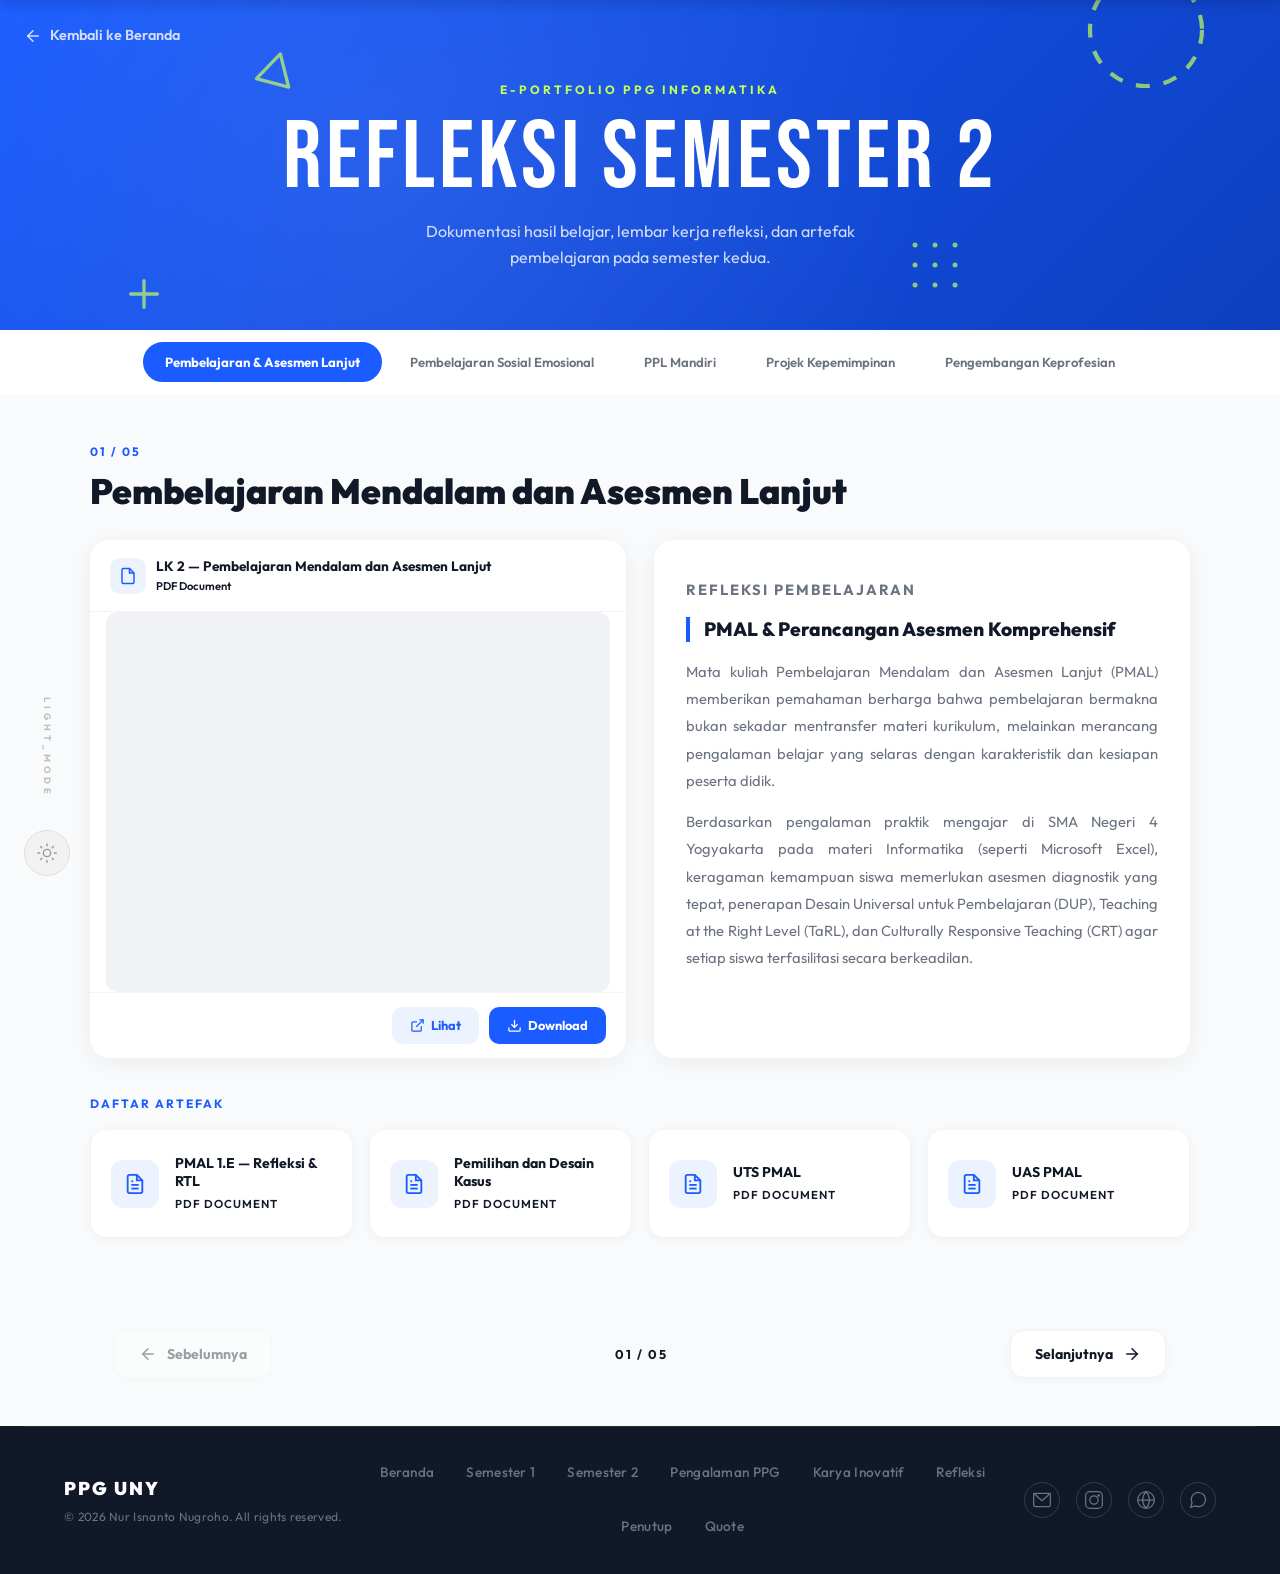
<file: semester2.html>
<!DOCTYPE html>
<html lang="id">
<head>
    <meta charset="UTF-8">
    <meta name="viewport" content="width=device-width, initial-scale=1.0">
    <title>Refleksi Semester 2 - E-Portfolio PPG UNY</title>
    <link rel="icon" type="image/png" href="img/Icon atas.png">
    <meta name="description" content="Refleksi mata kuliah semester 2 PPG Informatika UNY oleh Nur Isnanto Nugroho.">
    <link rel="preconnect" href="https://fonts.googleapis.com">
    <link rel="preconnect" href="https://fonts.gstatic.com" crossorigin>
    <link href="https://fonts.googleapis.com/css2?family=Bebas+Neue&family=Outfit:wght@400;600;700;800;900&family=Pacifico&display=swap" rel="stylesheet">
    <link rel="stylesheet" href="style.css">
    <style>
        /* ========== PAGE HERO ========== */
        .page-hero {
            background: linear-gradient(135deg, var(--blue-primary), var(--blue-dark));
            padding: 80px 24px 60px;
            text-align: center;
            position: relative;
            overflow: hidden;
        }
        .page-hero::after {
            content: '';
            position: absolute;
            inset: 0;
            background: radial-gradient(circle at 30% 50%, rgba(255,255,255,0.08) 0%, transparent 60%);
            pointer-events: none;
        }
        .page-hero__back {
            position: absolute;
            top: 24px;
            left: 24px;
            display: flex;
            align-items: center;
            gap: 8px;
            text-decoration: none;
            color: var(--white-80);
            font-weight: 600;
            font-size: 0.9rem;
            z-index: 2;
            transition: color 0.3s ease;
            opacity: 0;
            animation: heroFadeUp 0.8s ease forwards 0.2s;
        }
        .page-hero__back:hover { color: var(--white); }
        .page-hero__label {
            font-size: 0.75rem; font-weight: 700; color: var(--accent-lime);
            text-transform: uppercase; letter-spacing: 3px; margin-bottom: 12px;
            position: relative; z-index: 1;
            opacity: 0;
            animation: heroFadeUp 0.8s ease forwards 0.4s;
        }
        .page-hero__title {
            font-family: 'Bebas Neue', sans-serif;
            font-size: clamp(3rem, 10vw, 6rem); font-weight: 400; color: var(--white);
            letter-spacing: 4px; line-height: 1; margin-bottom: 12px;
            position: relative; z-index: 1;
            opacity: 0;
            animation: heroFadeUp 0.8s ease forwards 0.6s;
        }
        .page-hero__subtitle {
            font-size: 1rem; color: var(--white-80); max-width: 500px;
            margin: 0 auto; position: relative; z-index: 1;
            opacity: 0;
            animation: heroFadeUp 0.8s ease forwards 0.8s;
        }
        /* ========== HERO DECORATIONS ========== */
        .page-hero__decor {
            position: absolute;
            z-index: 0;
            opacity: 0.7;
            animation: floatDecor 6s ease-in-out infinite;
        }
        .page-hero__decor--1 {
            width: 140px; height: 140px;
            top: -40px; right: 5%;
            animation-delay: 0s;
        }
        .page-hero__decor--2 {
            width: 32px; height: 32px;
            bottom: 20px; left: 10%;
            animation-delay: 1.5s;
        }
        .page-hero__decor--3 {
            width: 40px; height: 40px;
            top: 50px; left: 20%;
            animation-delay: 3s;
            transform: rotate(15deg);
        }
        .page-hero__decor--4 {
            width: 50px; height: 50px;
            bottom: 40px; right: 25%;
            animation-delay: 4.5s;
        }
        @keyframes floatDecor {
            0% { transform: translateY(0) rotate(0deg); }
            50% { transform: translateY(-15px) rotate(15deg); }
            100% { transform: translateY(0) rotate(0deg); }
        }

        .page-hero__decor-line {
            position: absolute;
            top: 0;
            left: 0;
            width: 100%;
            height: 100%;
            z-index: 0;
            opacity: 0.85;
            pointer-events: none;
            overflow: hidden;
        }
        .page-hero__decor-line svg {
            width: 100%;
            height: 100%;
        }
        .animated-path {
            stroke-dasharray: 2000, 2000;
            stroke-dashoffset: 2000;
            animation: drawPath 12s ease-in-out infinite;
        }
        @keyframes drawPath {
            0% { stroke-dashoffset: 2000; }
            100% { stroke-dashoffset: -2000; }
        }

        /* ========== STICKY BANNER ========== */
        .sticky-banner {
            position: fixed;
            top: 0; left: 0; right: 0;
            background: linear-gradient(135deg, var(--blue-primary), var(--blue-dark));
            padding: 10px 24px;
            z-index: 100;
            display: flex;
            align-items: center;
            gap: 16px;
            transform: translateY(-100%);
            transition: transform 0.3s ease;
            box-shadow: 0 4px 12px rgba(0,0,0,0.15);
        }
        .sticky-banner.is-visible {
            transform: translateY(0);
        }
        .sticky-banner__back {
            color: var(--white);
            display: flex;
            align-items: center;
            text-decoration: none;
        }
        .sticky-banner__text {
            display: flex;
            flex-direction: column;
            gap: 2px;
        }
        .sticky-banner__subtitle {
            font-size: 0.65rem;
            color: var(--accent-lime);
            text-transform: uppercase;
            letter-spacing: 2px;
            font-weight: 700;
        }
        .sticky-banner__title {
            font-size: 1.2rem;
            color: var(--white);
            font-family: 'Bebas Neue', sans-serif;
            letter-spacing: 1.5px;
            margin: 0;
            line-height: 1;
        }

        /* ========== TAB NAVIGATION ========== */
        .tab-nav {
            background: var(--white);
            padding: 12px 24px;
            position: sticky;
            top: 0;
            z-index: 50;
            transition: top 0.3s ease, background 0.3s ease;
            overflow-x: auto;
            opacity: 0;
            animation: heroFadeUp 0.8s ease forwards 1s;
        }
        body.banner-stuck .tab-nav {
            top: 56px;
        }
        .tab-nav__inner {
            max-width: 960px;
            margin: 0 auto;
            display: flex;
            justify-content: center;
            gap: 6px;
        }
        .tab-btn {
            background: none;
            border: 2px solid transparent;
            padding: 10px 20px;
            font-family: var(--font);
            font-size: 0.82rem;
            font-weight: 600;
            color: var(--gray-500);
            cursor: pointer;
            white-space: nowrap;
            border-radius: 30px;
            transition: all 0.3s ease;
        }
        .tab-btn:hover {
            color: var(--blue-primary);
            background: rgba(26, 92, 255, 0.06);
            border-color: rgba(26, 92, 255, 0.15);
        }
        .tab-btn.active {
            color: var(--white);
            background: var(--blue-primary);
            border-color: var(--blue-primary);
            font-weight: 700;
        }

        /* ========== TAB CONTENT ========== */
        .tab-content {
            background: var(--gray-50);
            min-height: 60vh;
            padding: 0 24px;
            transition: background 0.3s ease;
        }
        .tab-panel {
            display: none;
            max-width: 1100px;
            margin: 0 auto;
            padding: 48px 0 60px;
        }
        .tab-panel.active {
            display: block;
            animation: fadeInPanel 0.5s ease both;
        }
        @keyframes fadeInPanel {
            from { opacity: 0; transform: translateY(20px); }
            to { opacity: 1; transform: translateY(0); }
        }
        .tab-panel__header { margin-bottom: 28px; }
        .tab-panel__num {
            font-size: 0.75rem; font-weight: 700; color: var(--blue-primary);
            text-transform: uppercase; letter-spacing: 2px; margin-bottom: 8px;
        }
        .tab-panel__title {
            font-size: clamp(1.6rem, 4vw, 2.2rem); font-weight: 900;
            color: var(--dark); line-height: 1.2; transition: color 0.3s ease;
        }

        /* ========== SPLIT LAYOUT ========== */
        .mk-split {
            display: grid;
            grid-template-columns: 1fr 1fr;
            gap: 28px;
            margin-bottom: 36px;
        }

        /* --- PDF Card Wrapper --- */
        .mk-pdf-card {
            background: var(--white);
            border-radius: 20px;
            overflow: hidden;
            box-shadow: 0 4px 24px rgba(0,0,0,0.06);
            display: flex;
            flex-direction: column;
            transition: background 0.3s ease, box-shadow 0.3s ease;
        }
        .mk-pdf-card__header {
            padding: 16px 20px;
            border-bottom: 1px solid var(--gray-100);
            display: flex;
            align-items: center;
            gap: 10px;
            transition: border-color 0.3s ease;
        }
        .mk-pdf-card__icon {
            width: 36px; height: 36px; border-radius: 10px;
            background: rgba(26, 92, 255, 0.08);
            display: flex; align-items: center; justify-content: center;
            flex-shrink: 0;
        }
        .mk-pdf-card__icon svg { color: var(--blue-primary); }
        .mk-pdf-card__name {
            font-size: 0.85rem; font-weight: 700; color: var(--dark);
            transition: color 0.3s ease;
        }
        .mk-pdf-card__filetype {
            font-size: 0.7rem; color: var(--gray-400); font-weight: 600;
        }
        .mk-pdf-card iframe {
            width: calc(100% - 32px); height: 380px; border: none; display: block;
            margin: 0 16px; border-radius: 12px;
            background: #f0f2f5;
        }
        .mk-pdf-card__empty {
            width: 100%; height: 380px;
            display: flex; align-items: center; justify-content: center;
            flex-direction: column; gap: 12px;
            color: var(--gray-400); font-size: 0.9rem;
        }
        .mk-pdf-card__empty svg { opacity: 0.3; }
        .mk-pdf-card__actions {
            padding: 14px 20px;
            border-top: 1px solid var(--gray-100);
            display: flex; align-items: center; justify-content: flex-end; gap: 10px;
            transition: border-color 0.3s ease;
        }
        .mk-pdf-btn {
            display: inline-flex; align-items: center; gap: 6px;
            font-family: var(--font); font-weight: 700; font-size: 0.8rem;
            padding: 8px 18px; border-radius: 10px; border: none;
            cursor: pointer; text-decoration: none;
            transition: all 0.3s ease;
        }
        .mk-pdf-btn--view {
            background: rgba(26, 92, 255, 0.08); color: var(--blue-primary);
        }
        .mk-pdf-btn--view:hover {
            background: rgba(26, 92, 255, 0.15); transform: translateY(-2px);
        }
        .mk-pdf-btn--download {
            background: var(--blue-primary); color: #fff;
        }
        .mk-pdf-btn--download:hover {
            background: var(--blue-dark); transform: translateY(-2px);
        }

        /* --- Refleksi Text --- */
        .mk-refleksi {
            background: var(--white); border-radius: 20px;
            padding: 36px 32px; box-shadow: 0 4px 24px rgba(0,0,0,0.06);
            display: flex; flex-direction: column;
            transition: background 0.3s ease, box-shadow 0.3s ease;
        }
        .mk-refleksi__label {
            font-size: 0.7rem; font-weight: 700; color: var(--blue-primary);
            text-transform: uppercase; letter-spacing: 2px; margin-bottom: 10px;
        }
        .mk-refleksi__title {
            font-size: 1.2rem; font-weight: 800; color: var(--dark);
            margin-bottom: 16px; line-height: 1.3;
            padding-left: 14px; border-left: 4px solid var(--blue-primary);
            transition: color 0.3s ease, border-color 0.3s ease;
        }
        .mk-refleksi p {
            font-size: 0.92rem; line-height: 1.85; color: var(--gray-500);
            text-align: justify; margin-bottom: 14px; transition: color 0.3s ease;
        }
        .mk-refleksi p:last-child { margin-bottom: 0; }

        /* ========== ARTEFAK SECTION ========== */
        .mk-artefak { margin-top: 8px; }
        .mk-artefak__label {
            font-size: 0.75rem; font-weight: 700; color: var(--blue-primary);
            text-transform: uppercase; letter-spacing: 2px; margin-bottom: 16px;
        }
        .mk-artefak__grid {
            display: grid;
            grid-template-columns: repeat(auto-fill, minmax(240px, 1fr));
            gap: 16px;
        }
        .artefak-card {
            background: var(--white); border-radius: 16px;
            padding: 24px 20px; display: flex; align-items: center; gap: 16px;
            text-decoration: none; box-shadow: 0 2px 12px rgba(0,0,0,0.04);
            border: 1px solid var(--gray-100); cursor: pointer;
            transition: transform 0.4s ease, box-shadow 0.4s ease, border-color 0.4s ease, background 0.3s ease;
        }
        .artefak-card:hover {
            transform: translateY(-4px);
            box-shadow: 0 12px 32px rgba(26, 92, 255, 0.12);
            border-color: rgba(26, 92, 255, 0.3);
        }
        .artefak-card__icon {
            width: 48px; height: 48px; border-radius: 12px;
            background: rgba(26, 92, 255, 0.08);
            display: flex; align-items: center; justify-content: center; flex-shrink: 0;
            transition: background 0.3s ease, transform 0.3s ease;
        }
        .artefak-card:hover .artefak-card__icon {
            background: var(--blue-primary); transform: scale(1.05);
        }
        .artefak-card__icon svg { color: var(--blue-primary); transition: color 0.3s ease; }
        .artefak-card:hover .artefak-card__icon svg { color: #fff; }
        .artefak-card__info { flex: 1; min-width: 0; }
        .artefak-card__name {
            font-size: 0.88rem; font-weight: 700; color: var(--dark);
            line-height: 1.3; margin-bottom: 4px; transition: color 0.3s ease;
        }
        .artefak-card__type {
            font-size: 0.72rem; font-weight: 600; color: var(--gray-400);
            text-transform: uppercase; letter-spacing: 1px;
        }

        /* ========== PDF MODAL ========== */
        .pdf-modal {
            display: none; position: fixed; inset: 0; z-index: 9999;
            background: rgba(0,0,0,0.7); backdrop-filter: blur(6px);
            align-items: center; justify-content: center; padding: 24px;
        }
        .pdf-modal.active { display: flex; animation: modalIn 0.3s ease both; }
        @keyframes modalIn {
            from { opacity: 0; }
            to { opacity: 1; }
        }
        .pdf-modal__box {
            background: var(--white); border-radius: 20px; overflow: hidden;
            width: 100%; max-width: 900px; max-height: 90vh;
            display: flex; flex-direction: column;
            box-shadow: 0 24px 64px rgba(0,0,0,0.3);
            animation: modalSlide 0.3s ease both;
        }
        @keyframes modalSlide {
            from { opacity: 0; transform: translateY(30px) scale(0.96); }
            to { opacity: 1; transform: translateY(0) scale(1); }
        }
        .pdf-modal__header {
            padding: 16px 20px; display: flex; align-items: center;
            justify-content: space-between;
            border-bottom: 1px solid var(--gray-100);
        }
        .pdf-modal__title {
            font-size: 0.9rem; font-weight: 700; color: var(--dark);
        }
        .pdf-modal__close {
            width: 36px; height: 36px; border-radius: 10px;
            background: rgba(0,0,0,0.05); border: none; cursor: pointer;
            display: flex; align-items: center; justify-content: center;
            font-size: 1.2rem; color: var(--gray-500);
            transition: background 0.3s ease, color 0.3s ease;
        }
        .pdf-modal__close:hover { background: #ff4444; color: #fff; }
        .pdf-modal iframe {
            width: 100%; height: 75vh; border: none; display: block;
        }

        /* ========== PAGE NAVIGATION ========== */
        .page-nav {
            max-width: 1100px; margin: 0 auto;
            padding: 32px 24px 48px;
            display: flex; justify-content: space-between; align-items: center; gap: 16px;
        }
        .page-nav__btn {
            display: inline-flex; align-items: center; gap: 10px;
            text-decoration: none; background: var(--white);
            border: 1px solid var(--gray-100); padding: 14px 24px;
            border-radius: 14px; font-family: var(--font);
            font-weight: 700; font-size: 0.88rem; color: var(--dark);
            box-shadow: 0 2px 12px rgba(0,0,0,0.04); cursor: pointer;
            transition: transform 0.4s ease, box-shadow 0.4s ease, border-color 0.4s ease, background 0.3s ease, color 0.3s ease;
        }
        .page-nav__btn:hover {
            transform: translateY(-3px);
            box-shadow: 0 8px 24px rgba(26, 92, 255, 0.12);
            border-color: var(--blue-primary); color: var(--blue-primary);
        }
        .page-nav__btn--disabled { opacity: 0.4; pointer-events: none; }
        .page-nav__btn svg { transition: transform 0.3s ease; }
        .page-nav__btn:hover svg { transform: translateX(-3px); }
        .page-nav__btn--next:hover svg { transform: translateX(3px); }
        .page-nav__indicator {
            font-size: 0.8rem; font-weight: 700; color: var(--gray-400); letter-spacing: 2px;
        }

        /* ========== DARK MODE ========== */
        body.dark .page-hero { background: linear-gradient(135deg, #0e2040, #060f1a); }
        body.dark .tab-nav { background: #0b1929; }
        body.dark .tab-btn { color: var(--gray-500); }
        body.dark .tab-btn:hover { color: var(--accent-lime); background: rgba(195,255,90,0.06); border-color: rgba(195,255,90,0.15); }
        body.dark .tab-btn.active { color: #0a1628; background: var(--accent-lime); border-color: var(--accent-lime); }
        body.dark .tab-content { background: #0a1320; }
        body.dark .tab-panel__num { color: var(--accent-lime); }
        body.dark .tab-panel__title { color: var(--gray-100); }
        body.dark .mk-pdf-card { background: #111c2e; box-shadow: 0 4px 24px rgba(0,0,0,0.2); }
        body.dark .mk-pdf-card__header { border-color: rgba(255,255,255,0.08); }
        body.dark .mk-pdf-card__icon { background: rgba(195,255,90,0.1); }
        body.dark .mk-pdf-card__icon svg { color: var(--accent-lime); }
        body.dark .mk-pdf-card__name { color: #e8ecf2; }
        body.dark .mk-pdf-card__filetype { color: rgba(255,255,255,0.4); }
        body.dark .mk-pdf-card iframe { background: #0a1320; }
        body.dark .mk-pdf-card__actions { border-color: rgba(255,255,255,0.08); }
        body.dark .mk-pdf-btn--view { background: rgba(195,255,90,0.1); color: var(--accent-lime); }
        body.dark .mk-pdf-btn--view:hover { background: rgba(195,255,90,0.2); }
        body.dark .mk-pdf-btn--download { background: var(--accent-lime); color: #0a1628; }
        body.dark .mk-pdf-btn--download:hover { background: #d4ff7a; }
        body.dark .mk-refleksi { background: #111c2e; box-shadow: 0 4px 24px rgba(0,0,0,0.2); }
        body.dark .mk-refleksi__label { color: var(--accent-lime); }
        body.dark .mk-refleksi__title { color: #e8ecf2; border-left-color: var(--accent-lime); }
        body.dark .mk-refleksi p { color: rgba(255,255,255,0.7); }
        body.dark .mk-artefak__label { color: var(--accent-lime); }
        body.dark .artefak-card { background: #111c2e; border-color: rgba(255,255,255,0.06); }
        body.dark .artefak-card:hover { border-color: rgba(195,255,90,0.3); box-shadow: 0 12px 32px rgba(195,255,90,0.08); }
        body.dark .artefak-card__icon { background: rgba(195,255,90,0.1); }
        body.dark .artefak-card:hover .artefak-card__icon { background: var(--accent-lime); }
        body.dark .artefak-card__icon svg { color: var(--accent-lime); }
        body.dark .artefak-card:hover .artefak-card__icon svg { color: #0a1628; }
        body.dark .artefak-card__name { color: #e8ecf2; }
        body.dark .artefak-card__type { color: rgba(255,255,255,0.4); }
        body.dark .pdf-modal__box { background: #111c2e; }
        body.dark .pdf-modal__header { border-color: rgba(255,255,255,0.06); }
        body.dark .pdf-modal__title { color: #e8ecf2; }
        body.dark .pdf-modal__close { background: rgba(255,255,255,0.08); color: rgba(255,255,255,0.6); }
        body.dark .pdf-modal__close:hover { background: #ff4444; color: #fff; }
        body.dark .page-nav__btn { background: #111c2e; border-color: rgba(255,255,255,0.08); color: #e8ecf2; }
        body.dark .page-nav__btn:hover { border-color: var(--accent-lime); color: var(--accent-lime); }
        body.dark .page-nav__indicator { color: rgba(255,255,255,0.4); }

        /* ========== RESPONSIVE ========== */
        @media (max-width: 768px) {
            .page-hero { padding: 70px 24px 40px; }
            .tab-nav__inner { justify-content: flex-start; }
            .tab-btn { padding: 8px 14px; font-size: 0.75rem; }
            .mk-split { grid-template-columns: 1fr; }
            .mk-pdf-card__empty { display: none; }
            .mk-refleksi { padding: 28px 20px; }
            .mk-artefak__grid { grid-template-columns: 1fr; }
            .page-nav__btn { padding: 12px 16px; font-size: 0.8rem; }
            .pdf-modal iframe { height: 60vh; }
        }
    </style>
</head>
<body>
    <!-- ========== STICKY MINI BANNER ========== -->
    <div class="sticky-banner" id="stickyBanner">
        <a href="index.html" class="sticky-banner__back">
            <svg width="20" height="20" viewBox="0 0 24 24" fill="none" stroke="currentColor" stroke-width="2" stroke-linecap="round" stroke-linejoin="round"><path d="M19 12H5"/><path d="M12 19l-7-7 7-7"/></svg>
        </a>
        <div class="sticky-banner__text">
            <span class="sticky-banner__subtitle">Semester 2</span>
            <h2 class="sticky-banner__title">Refleksi Mata Kuliah</h2>
        </div>
    </div>

    <!-- ========== HERO ========== -->
    <header class="page-hero" id="hero-semester">
        <!-- Dekorasi Neon Pendukung -->
        <div class="page-hero__decor page-hero__decor--1">
            <svg viewBox="0 0 100 100" fill="none" xmlns="http://www.w3.org/2000/svg">
                <circle cx="50" cy="50" r="40" stroke="var(--accent-lime)" stroke-width="3" stroke-dasharray="10 10"/>
            </svg>
        </div>
        <div class="page-hero__decor page-hero__decor--2">
            <svg viewBox="0 0 24 24" fill="none" stroke="var(--accent-lime)" stroke-width="2.5" stroke-linecap="round" stroke-linejoin="round">
                <line x1="12" y1="2" x2="12" y2="22"></line>
                <line x1="2" y1="12" x2="22" y2="12"></line>
            </svg>
        </div>
        <div class="page-hero__decor page-hero__decor--3">
            <svg viewBox="0 0 24 24" fill="none" stroke="var(--accent-lime)" stroke-width="2" stroke-linecap="round" stroke-linejoin="round">
                <polygon points="12 2 22 20 2 20"></polygon>
            </svg>
        </div>
        <div class="page-hero__decor page-hero__decor--4">
            <svg viewBox="0 0 40 40" fill="none" xmlns="http://www.w3.org/2000/svg">
                <circle cx="4" cy="4" r="2" fill="var(--accent-lime)"/>
                <circle cx="20" cy="4" r="2" fill="var(--accent-lime)"/>
                <circle cx="36" cy="4" r="2" fill="var(--accent-lime)"/>
                <circle cx="4" cy="20" r="2" fill="var(--accent-lime)"/>
                <circle cx="20" cy="20" r="2" fill="var(--accent-lime)"/>
                <circle cx="36" cy="20" r="2" fill="var(--accent-lime)"/>
                <circle cx="4" cy="36" r="2" fill="var(--accent-lime)"/>
                <circle cx="20" cy="36" r="2" fill="var(--accent-lime)"/>
                <circle cx="36" cy="36" r="2" fill="var(--accent-lime)"/>
            </svg>
        </div>

        <!-- Dekorasi Garis Melingkar 3D (Tube) -->
        <div class="page-hero__decor-line">
            <svg viewBox="0 0 1000 400" preserveAspectRatio="xMidYMid slice" fill="none" xmlns="http://www.w3.org/2000/svg">
                <defs>
                    <linearGradient id="softBlue" x1="0%" y1="0%" x2="100%" y2="100%">
                        <stop offset="0%" stop-color="#ffffff" stop-opacity="0.08" />
                        <stop offset="50%" stop-color="#ffffff" stop-opacity="0.15" />
                        <stop offset="100%" stop-color="#ffffff" stop-opacity="0.05" />
                    </linearGradient>
                    <filter id="tube3D" x="-20%" y="-20%" width="140%" height="140%">
                        <feDropShadow dx="0" dy="15" stdDeviation="15" flood-color="#020617" flood-opacity="0.3" result="outer-shadow"/>
                        <feOffset dx="-5" dy="-5" in="SourceAlpha" result="inner-offset"/>
                        <feGaussianBlur stdDeviation="6" result="inner-blur"/>
                        <feComposite operator="out" in="SourceAlpha" in2="inner-blur" result="inverse-alpha"/>
                        <feFlood flood-color="#000000" flood-opacity="0.3" result="inner-color"/>
                        <feComposite operator="in" in="inner-color" in2="inverse-alpha" result="inner-shadow"/>
                        <feOffset dx="4" dy="4" in="SourceAlpha" result="hl-offset"/>
                        <feGaussianBlur stdDeviation="5" result="hl-blur"/>
                        <feComposite operator="out" in="SourceAlpha" in2="hl-blur" result="hl-inverse-alpha"/>
                        <feFlood flood-color="#ffffff" flood-opacity="0.5" result="hl-color"/>
                        <feComposite operator="in" in="hl-color" in2="hl-inverse-alpha" result="inner-highlight"/>
                        <feMerge>
                            <feMergeNode in="outer-shadow"/>
                            <feMergeNode in="SourceGraphic"/>
                            <feMergeNode in="inner-shadow"/>
                            <feMergeNode in="inner-highlight"/>
                        </feMerge>
                    </filter>
                </defs>
                <path class="animated-path" d="M -100,200 C 150,50 300,380 500,200 C 700,20 850,350 1100,200" fill="none" stroke="url(#softBlue)" stroke-width="28" stroke-linecap="round" filter="url(#tube3D)" />
            </svg>
        </div>

        <a href="index.html" class="page-hero__back">
            <svg width="18" height="18" viewBox="0 0 24 24" fill="none" stroke="currentColor" stroke-width="2" stroke-linecap="round" stroke-linejoin="round"><path d="M19 12H5"/><path d="M12 19l-7-7 7-7"/></svg>
            Kembali ke Beranda
        </a>
        <p class="page-hero__label">E-Portfolio PPG Informatika</p>
        <h1 class="page-hero__title">Refleksi Semester 2</h1>
        <p class="page-hero__subtitle">Dokumentasi hasil belajar, lembar kerja refleksi, dan artefak pembelajaran pada semester kedua.</p>
    </header>

    <!-- ========== TAB NAVIGATION ========== -->
    <nav class="tab-nav">
        <div class="tab-nav__inner">
            <button class="tab-btn active" data-tab="mk1">Pembelajaran & Asesmen Lanjut</button>
            <button class="tab-btn" data-tab="mk2">Pembelajaran Sosial Emosional</button>
            <button class="tab-btn" data-tab="mk3">PPL Mandiri</button>
            <button class="tab-btn" data-tab="mk4">Projek Kepemimpinan</button>
            <button class="tab-btn" data-tab="mk5">Pengembangan Keprofesian</button>
        </div>
    </nav>

    <!-- ========== TAB CONTENT ========== -->
    <section class="tab-content">

        <!-- MK1: PMAL -->
        <div class="tab-panel active" id="mk1">
            <div class="tab-panel__header">
                <p class="tab-panel__num">01 / 05</p>
                <h2 class="tab-panel__title">Pembelajaran Mendalam dan Asesmen Lanjut</h2>
            </div>
            <div class="mk-split">
                <div class="mk-pdf-card">
                    <div class="mk-pdf-card__header">
                        <div class="mk-pdf-card__icon"><svg width="18" height="18" viewBox="0 0 24 24" fill="none" stroke="currentColor" stroke-width="2"><path d="M14 2H6a2 2 0 00-2 2v16a2 2 0 002 2h12a2 2 0 002-2V8z"/><path d="M14 2v6h6"/></svg></div>
                        <div><p class="mk-pdf-card__name">LK 2 — Pembelajaran Mendalam dan Asesmen Lanjut</p><p class="mk-pdf-card__filetype">PDF Document</p></div>
                    </div>
                    <iframe class="preview-iframe" data-src="pdf/Nur Isnanto Nugroho_ 25105260411_LK 2- Pembelajaran Mendalam dan Asesmen Lanjut.pdf"></iframe>
                    <div class="mk-pdf-card__actions">
                        <a href="pdf/Nur Isnanto Nugroho_ 25105260411_LK 2- Pembelajaran Mendalam dan Asesmen Lanjut.pdf" target="_blank" class="mk-pdf-btn mk-pdf-btn--view"><svg width="15" height="15" viewBox="0 0 24 24" fill="none" stroke="currentColor" stroke-width="2"><path d="M18 13v6a2 2 0 01-2 2H5a2 2 0 01-2-2V8a2 2 0 012-2h6"/><path d="M15 3h6v6"/><path d="M10 14L21 3"/></svg>Lihat</a>
                        <a href="pdf/Nur Isnanto Nugroho_ 25105260411_LK 2- Pembelajaran Mendalam dan Asesmen Lanjut.pdf" download class="mk-pdf-btn mk-pdf-btn--download"><svg width="15" height="15" viewBox="0 0 24 24" fill="none" stroke="currentColor" stroke-width="2"><path d="M21 15v4a2 2 0 01-2 2H5a2 2 0 01-2-2v-4"/><path d="M7 10l5 5 5-5"/><path d="M12 15V3"/></svg>Download</a>
                    </div>
                </div>
                <div class="mk-refleksi">
                    <p class="mk-refleksi__label">Refleksi Pembelajaran</p>
                    <h3 class="mk-refleksi__title">PMAL & Perancangan Asesmen Komprehensif</h3>
                    <p>Mata kuliah Pembelajaran Mendalam dan Asesmen Lanjut (PMAL) memberikan pemahaman berharga bahwa pembelajaran bermakna bukan sekadar mentransfer materi kurikulum, melainkan merancang pengalaman belajar yang selaras dengan karakteristik dan kesiapan peserta didik.</p>
                    <p>Berdasarkan pengalaman praktik mengajar di SMA Negeri 4 Yogyakarta pada materi Informatika (seperti Microsoft Excel), keragaman kemampuan siswa memerlukan asesmen diagnostik yang tepat, penerapan Desain Universal untuk Pembelajaran (DUP), Teaching at the Right Level (TaRL), dan Culturally Responsive Teaching (CRT) agar setiap siswa terfasilitasi secara berkeadilan.</p>
                </div>
            </div>
            <div class="mk-artefak">
                <p class="mk-artefak__label">Daftar Artefak</p>
                <div class="mk-artefak__grid">
                    <div class="artefak-card" onclick="openPdfModal('pdf/Artefak/2. PMAL/Nur Isnanto Nugroho_ 25105260411_PMAL 1.E Refleksi.pdf', 'PMAL 1.E — Refleksi & RTL')">
                        <div class="artefak-card__icon"><svg width="22" height="22" viewBox="0 0 24 24" fill="none" stroke="currentColor" stroke-width="2"><path d="M14 2H6a2 2 0 00-2 2v16a2 2 0 002 2h12a2 2 0 002-2V8z"/><path d="M14 2v6h6"/><path d="M16 13H8"/><path d="M16 17H8"/><path d="M10 9H8"/></svg></div>
                        <div class="artefak-card__info"><p class="artefak-card__name">PMAL 1.E — Refleksi & RTL</p><p class="artefak-card__type">PDF Document</p></div>
                    </div>
                    <div class="artefak-card" onclick="openPdfModal('pdf/Artefak/2. PMAL/Nur Isnanto Nugroho_ 25105260411_Pemilihan dan Desain Kasus.pdf', 'Pemilihan dan Desain Kasus')">
                        <div class="artefak-card__icon"><svg width="22" height="22" viewBox="0 0 24 24" fill="none" stroke="currentColor" stroke-width="2"><path d="M14 2H6a2 2 0 00-2 2v16a2 2 0 002 2h12a2 2 0 002-2V8z"/><path d="M14 2v6h6"/><path d="M16 13H8"/><path d="M16 17H8"/><path d="M10 9H8"/></svg></div>
                        <div class="artefak-card__info"><p class="artefak-card__name">Pemilihan dan Desain Kasus</p><p class="artefak-card__type">PDF Document</p></div>
                    </div>
                    <div class="artefak-card" onclick="openPdfModal('pdf/Artefak/2. PMAL/Nur Isnanto Nugroho_ 25105260411_UTS.pdf', 'UTS PMAL')">
                        <div class="artefak-card__icon"><svg width="22" height="22" viewBox="0 0 24 24" fill="none" stroke="currentColor" stroke-width="2"><path d="M14 2H6a2 2 0 00-2 2v16a2 2 0 002 2h12a2 2 0 002-2V8z"/><path d="M14 2v6h6"/><path d="M16 13H8"/><path d="M16 17H8"/><path d="M10 9H8"/></svg></div>
                        <div class="artefak-card__info"><p class="artefak-card__name">UTS PMAL</p><p class="artefak-card__type">PDF Document</p></div>
                    </div>
                    <div class="artefak-card" onclick="openPdfModal('pdf/Artefak/2. PMAL/Nur Isnanto Nugroho_ 25105260411_UAS.pdf', 'UAS PMAL')">
                        <div class="artefak-card__icon"><svg width="22" height="22" viewBox="0 0 24 24" fill="none" stroke="currentColor" stroke-width="2"><path d="M14 2H6a2 2 0 00-2 2v16a2 2 0 002 2h12a2 2 0 002-2V8z"/><path d="M14 2v6h6"/><path d="M16 13H8"/><path d="M16 17H8"/><path d="M10 9H8"/></svg></div>
                        <div class="artefak-card__info"><p class="artefak-card__name">UAS PMAL</p><p class="artefak-card__type">PDF Document</p></div>
                    </div>
                </div>
            </div>
        </div>

        <!-- MK2: PSE -->
        <div class="tab-panel" id="mk2">
            <div class="tab-panel__header">
                <p class="tab-panel__num">02 / 05</p>
                <h2 class="tab-panel__title">Pembelajaran Sosial Emosional</h2>
            </div>
            <div class="mk-split">
                <div class="mk-pdf-card">
                    <div class="mk-pdf-card__header">
                        <div class="mk-pdf-card__icon"><svg width="18" height="18" viewBox="0 0 24 24" fill="none" stroke="currentColor" stroke-width="2"><path d="M14 2H6a2 2 0 00-2 2v16a2 2 0 002 2h12a2 2 0 002-2V8z"/><path d="M14 2v6h6"/></svg></div>
                        <div><p class="mk-pdf-card__name">LK 2 — Pembelajaran Sosial Emosional</p><p class="mk-pdf-card__filetype">PDF Document</p></div>
                    </div>
                    <iframe class="preview-iframe" data-src="pdf/Nur Isnanto Nugroho_ 25105260411_LK 2- Mata Kuliah Pembelajaran Soasial Emosional.pdf"></iframe>
                    <div class="mk-pdf-card__actions">
                        <a href="pdf/Nur Isnanto Nugroho_ 25105260411_LK 2- Mata Kuliah Pembelajaran Soasial Emosional.pdf" target="_blank" class="mk-pdf-btn mk-pdf-btn--view"><svg width="15" height="15" viewBox="0 0 24 24" fill="none" stroke="currentColor" stroke-width="2"><path d="M18 13v6a2 2 0 01-2 2H5a2 2 0 01-2-2V8a2 2 0 012-2h6"/><path d="M15 3h6v6"/><path d="M10 14L21 3"/></svg>Lihat</a>
                        <a href="pdf/Nur Isnanto Nugroho_ 25105260411_LK 2- Mata Kuliah Pembelajaran Soasial Emosional.pdf" download class="mk-pdf-btn mk-pdf-btn--download"><svg width="15" height="15" viewBox="0 0 24 24" fill="none" stroke="currentColor" stroke-width="2"><path d="M21 15v4a2 2 0 01-2 2H5a2 2 0 01-2-2v-4"/><path d="M7 10l5 5 5-5"/><path d="M12 15V3"/></svg>Download</a>
                    </div>
                </div>
                <div class="mk-refleksi">
                    <p class="mk-refleksi__label">Refleksi Pembelajaran</p>
                    <h3 class="mk-refleksi__title">Membangun Iklim Belajar & School Well-Being</h3>
                    <p>Materi Pembelajaran Sosial Emosional (PSE) menegaskan bahwa keberhasilan belajar siswa tidak hanya diukur dari penguasaan kognitif semata, melainkan kemampuan pendidik dalam memahami dinamika emosional, membangun hubungan positif, dan menciptakan atmosfer kelas yang inklusif.</p>
                    <p>Melalui implementasi Experiential Learning dan penciptaan School Well-Being saat PPL materi Sistem Operasi, saya belajar merespons dinamika kelompok, mendengarkan kebutuhan peserta didik secara empatik, serta membiasakan teknik mindfulness agar suasana kelas tetap kondusif dan fokus.</p>
                </div>
            </div>
            <div class="mk-artefak">
                <p class="mk-artefak__label">Daftar Artefak</p>
                <div class="mk-artefak__grid">
                    <div class="artefak-card" onclick="openPdfModal('pdf/Artefak/2. PSE/Nur Isnanto Nugroho_ 25105260411_PSE 1.E.pdf', 'PSE 1.E — Refleksi Pembelajaran')">
                        <div class="artefak-card__icon"><svg width="22" height="22" viewBox="0 0 24 24" fill="none" stroke="currentColor" stroke-width="2"><path d="M14 2H6a2 2 0 00-2 2v16a2 2 0 002 2h12a2 2 0 002-2V8z"/><path d="M14 2v6h6"/><path d="M16 13H8"/><path d="M16 17H8"/><path d="M10 9H8"/></svg></div>
                        <div class="artefak-card__info"><p class="artefak-card__name">PSE 1.E — Refleksi Pembelajaran</p><p class="artefak-card__type">PDF Document</p></div>
                    </div>
                    <div class="artefak-card" onclick="openPdfModal('pdf/Artefak/2. PSE/Nur Isnanto Nugroho_ 25105260411_3.C. Studi Kasus Terpadu.pdf', 'Studi Kasus Terpadu PSE')">
                        <div class="artefak-card__icon"><svg width="22" height="22" viewBox="0 0 24 24" fill="none" stroke="currentColor" stroke-width="2"><path d="M14 2H6a2 2 0 00-2 2v16a2 2 0 002 2h12a2 2 0 002-2V8z"/><path d="M14 2v6h6"/><path d="M16 13H8"/><path d="M16 17H8"/><path d="M10 9H8"/></svg></div>
                        <div class="artefak-card__info"><p class="artefak-card__name">Studi Kasus Terpadu PSE</p><p class="artefak-card__type">PDF Document</p></div>
                    </div>
                    <div class="artefak-card" onclick="openPdfModal('pdf/Artefak/2. PSE/Nur Isnanto Nugroho_ 25105260411_Lembar Kerja 4.3.pdf', 'Lembar Kerja 4.3 PSE')">
                        <div class="artefak-card__icon"><svg width="22" height="22" viewBox="0 0 24 24" fill="none" stroke="currentColor" stroke-width="2"><path d="M14 2H6a2 2 0 00-2 2v16a2 2 0 002 2h12a2 2 0 002-2V8z"/><path d="M14 2v6h6"/><path d="M16 13H8"/><path d="M16 17H8"/><path d="M10 9H8"/></svg></div>
                        <div class="artefak-card__info"><p class="artefak-card__name">Lembar Kerja 4.3 PSE</p><p class="artefak-card__type">PDF Document</p></div>
                    </div>
                    <div class="artefak-card" onclick="openPdfModal('pdf/Artefak/2. PSE/UAS_PSE_Nur Isnanto Nugroho_ 25105260411.pdf', 'UAS PSE')">
                        <div class="artefak-card__icon"><svg width="22" height="22" viewBox="0 0 24 24" fill="none" stroke="currentColor" stroke-width="2"><path d="M14 2H6a2 2 0 00-2 2v16a2 2 0 002 2h12a2 2 0 002-2V8z"/><path d="M14 2v6h6"/><path d="M16 13H8"/><path d="M16 17H8"/><path d="M10 9H8"/></svg></div>
                        <div class="artefak-card__info"><p class="artefak-card__name">UAS PSE</p><p class="artefak-card__type">PDF Document</p></div>
                    </div>
                </div>
            </div>
        </div>

        <!-- MK3: PPLM -->
        <div class="tab-panel" id="mk3">
            <div class="tab-panel__header">
                <p class="tab-panel__num">03 / 05</p>
                <h2 class="tab-panel__title">Praktik Pengalaman Lapangan (PPL) Mandiri</h2>
            </div>
            <div class="mk-split">
                <div class="mk-pdf-card">
                    <div class="mk-pdf-card__header">
                        <div class="mk-pdf-card__icon"><svg width="18" height="18" viewBox="0 0 24 24" fill="none" stroke="currentColor" stroke-width="2"><path d="M14 2H6a2 2 0 00-2 2v16a2 2 0 002 2h12a2 2 0 002-2V8z"/><path d="M14 2v6h6"/></svg></div>
                        <div><p class="mk-pdf-card__name">LK 2 — Praktik Pengalaman Lapangan (PPL) Mandiri</p><p class="mk-pdf-card__filetype">PDF Document</p></div>
                    </div>
                    <iframe class="preview-iframe" data-src="pdf/Nur Isnanto Nugroho_ 25105260411_LK 2- Praktik Pengalaman Lapangan (PPL) Mandiri.pdf"></iframe>
                    <div class="mk-pdf-card__actions">
                        <a href="pdf/Nur Isnanto Nugroho_ 25105260411_LK 2- Praktik Pengalaman Lapangan (PPL) Mandiri.pdf" target="_blank" class="mk-pdf-btn mk-pdf-btn--view"><svg width="15" height="15" viewBox="0 0 24 24" fill="none" stroke="currentColor" stroke-width="2"><path d="M18 13v6a2 2 0 01-2 2H5a2 2 0 01-2-2V8a2 2 0 012-2h6"/><path d="M15 3h6v6"/><path d="M10 14L21 3"/></svg>Lihat</a>
                        <a href="pdf/Nur Isnanto Nugroho_ 25105260411_LK 2- Praktik Pengalaman Lapangan (PPL) Mandiri.pdf" download class="mk-pdf-btn mk-pdf-btn--download"><svg width="15" height="15" viewBox="0 0 24 24" fill="none" stroke="currentColor" stroke-width="2"><path d="M21 15v4a2 2 0 01-2 2H5a2 2 0 01-2-2v-4"/><path d="M7 10l5 5 5-5"/><path d="M12 15V3"/></svg>Download</a>
                    </div>
                </div>
                <div class="mk-refleksi">
                    <p class="mk-refleksi__label">Refleksi Pembelajaran</p>
                    <h3 class="mk-refleksi__title">Praktik Mengajar Mandiri Berbasis Masalah</h3>
                    <p>Pengalaman PPL Mandiri di SMA Negeri 4 Yogyakarta memberikan kesempatan nyata untuk menerapkan kompetensi pedagogik dan profesional di ruang kelas sesungguhnya. Penerapan model Problem Based Learning (PBL) pada materi algoritma (flowchart dan pseudocode) menghubungkan konsep abstrak dengan aktivitas keseharian.</p>
                    <p>Pemanfaatan LKPD terstruktur dan simulasi website terbukti memantik antusiasme belajar siswa. Refleksi ini juga menegaskan pentingnya scaffolding instruksional, penyederhanaan petunjuk kerja, dan alokasi waktu yang presisi agar setiap peserta didik menguasai logika berpikir komputasional secara tuntas.</p>
                </div>
            </div>
            <div class="mk-artefak">
                <p class="mk-artefak__label">Daftar Artefak</p>
                <div class="mk-artefak__grid">
                    <div class="artefak-card" onclick="openPdfModal('pdf/Artefak/2. PPLM/Nur Isnanto Nugroho_25105260411_LK.2 Observasi Lingkungan Belajar.pdf', 'LK 2 — Observasi Lingkungan Belajar')">
                        <div class="artefak-card__icon"><svg width="22" height="22" viewBox="0 0 24 24" fill="none" stroke="currentColor" stroke-width="2"><path d="M14 2H6a2 2 0 00-2 2v16a2 2 0 002 2h12a2 2 0 002-2V8z"/><path d="M14 2v6h6"/><path d="M16 13H8"/><path d="M16 17H8"/><path d="M10 9H8"/></svg></div>
                        <div class="artefak-card__info"><p class="artefak-card__name">LK 2 — Observasi Lingkungan Belajar</p><p class="artefak-card__type">PDF Document</p></div>
                    </div>
                    <div class="artefak-card" onclick="openPdfModal('pdf/Artefak/2. PPLM/Nur Isnanto Nugroho_25105260411_LK.3 Refleksi Praktek Mengajar Terbimbing PPLM.pdf', 'LK 3 — Refleksi Praktik Mengajar')">
                        <div class="artefak-card__icon"><svg width="22" height="22" viewBox="0 0 24 24" fill="none" stroke="currentColor" stroke-width="2"><path d="M14 2H6a2 2 0 00-2 2v16a2 2 0 002 2h12a2 2 0 002-2V8z"/><path d="M14 2v6h6"/><path d="M16 13H8"/><path d="M16 17H8"/><path d="M10 9H8"/></svg></div>
                        <div class="artefak-card__info"><p class="artefak-card__name">LK 3 — Refleksi Praktik Mengajar</p><p class="artefak-card__type">PDF Document</p></div>
                    </div>
                    <div class="artefak-card" onclick="openPdfModal('pdf/Artefak/2. PPLM/Nur Isnanto Nugroho_25105260411_LK4.2 Refleksi Praktek Mengajar Mandiri PPLM.pdf', 'LK 4.2 — Refleksi Praktik Mandiri')">
                        <div class="artefak-card__icon"><svg width="22" height="22" viewBox="0 0 24 24" fill="none" stroke="currentColor" stroke-width="2"><path d="M14 2H6a2 2 0 00-2 2v16a2 2 0 002 2h12a2 2 0 002-2V8z"/><path d="M14 2v6h6"/><path d="M16 13H8"/><path d="M16 17H8"/><path d="M10 9H8"/></svg></div>
                        <div class="artefak-card__info"><p class="artefak-card__name">LK 4.2 — Refleksi Praktik Mandiri</p><p class="artefak-card__type">PDF Document</p></div>
                    </div>
                </div>
            </div>
        </div>

        <!-- MK4: PK -->
        <div class="tab-panel" id="mk4">
            <div class="tab-panel__header">
                <p class="tab-panel__num">04 / 05</p>
                <h2 class="tab-panel__title">Projek Kepemimpinan</h2>
            </div>
            <div class="mk-split">
                <div class="mk-pdf-card">
                    <div class="mk-pdf-card__header">
                        <div class="mk-pdf-card__icon"><svg width="18" height="18" viewBox="0 0 24 24" fill="none" stroke="currentColor" stroke-width="2"><path d="M14 2H6a2 2 0 00-2 2v16a2 2 0 002 2h12a2 2 0 002-2V8z"/><path d="M14 2v6h6"/></svg></div>
                        <div><p class="mk-pdf-card__name">LK 2 — Projek Kepemimpinan</p><p class="mk-pdf-card__filetype">PDF Document</p></div>
                    </div>
                    <iframe class="preview-iframe" data-src="pdf/Nur Isnanto Nugroho_ 25105260411_LK 2- Projek Kepemimpinan.pdf"></iframe>
                    <div class="mk-pdf-card__actions">
                        <a href="pdf/Nur Isnanto Nugroho_ 25105260411_LK 2- Projek Kepemimpinan.pdf" target="_blank" class="mk-pdf-btn mk-pdf-btn--view"><svg width="15" height="15" viewBox="0 0 24 24" fill="none" stroke="currentColor" stroke-width="2"><path d="M18 13v6a2 2 0 01-2 2H5a2 2 0 01-2-2V8a2 2 0 012-2h6"/><path d="M15 3h6v6"/><path d="M10 14L21 3"/></svg>Lihat</a>
                        <a href="pdf/Nur Isnanto Nugroho_ 25105260411_LK 2- Projek Kepemimpinan.pdf" download class="mk-pdf-btn mk-pdf-btn--download"><svg width="15" height="15" viewBox="0 0 24 24" fill="none" stroke="currentColor" stroke-width="2"><path d="M21 15v4a2 2 0 01-2 2H5a2 2 0 01-2-2v-4"/><path d="M7 10l5 5 5-5"/><path d="M12 15V3"/></svg>Download</a>
                    </div>
                </div>
                <div class="mk-refleksi">
                    <p class="mk-refleksi__label">Refleksi Pembelajaran</p>
                    <h3 class="mk-refleksi__title">Transformasi Digital & Kepemimpinan Kolaboratif</h3>
                    <p>Mata kuliah Projek Kepemimpinan mengajarkan bahwa kepemimpinan guru melampaui batas ruang kelas, mencakup kepekaan menangkap kebutuhan sekolah, merancang inovasi solusi, serta mengoordinasikan tim kerja secara kolaboratif dan akuntabel.</p>
                    <p>Melalui proyek inovasi "SPACE-IN PATBHE" (Sistem Peminjaman Sarana dan Prasarana Digital SMA Negeri 4 Yogyakarta), saya bertanggung jawab dalam tata kelola administrasi, dokumentasi, monitoring, evaluasi, hingga penyusunan laporan akhir guna menjamin keberlanjutan produk sistem yang efektif bagi ekosistem sekolah.</p>
                </div>
            </div>
            <div class="mk-artefak">
                <p class="mk-artefak__label">Daftar Artefak</p>
                <div class="mk-artefak__grid">
                    <div class="artefak-card" onclick="openPdfModal('pdf/Artefak/2, PK/PROPOSAL PROJEK KEPEMIMPINAN.pdf', 'Proposal Projek Kepemimpinan')">
                        <div class="artefak-card__icon"><svg width="22" height="22" viewBox="0 0 24 24" fill="none" stroke="currentColor" stroke-width="2"><path d="M14 2H6a2 2 0 00-2 2v16a2 2 0 002 2h12a2 2 0 002-2V8z"/><path d="M14 2v6h6"/><path d="M16 13H8"/><path d="M16 17H8"/><path d="M10 9H8"/></svg></div>
                        <div class="artefak-card__info"><p class="artefak-card__name">Proposal Projek Kepemimpinan</p><p class="artefak-card__type">PDF Document</p></div>
                    </div>
                    <div class="artefak-card" onclick="openPdfModal('pdf/Artefak/2, PK/Laporan Akhir Proyek Kepemimpinan.pdf', 'Laporan Akhir Projek Kepemimpinan')">
                        <div class="artefak-card__icon"><svg width="22" height="22" viewBox="0 0 24 24" fill="none" stroke="currentColor" stroke-width="2"><path d="M14 2H6a2 2 0 00-2 2v16a2 2 0 002 2h12a2 2 0 002-2V8z"/><path d="M14 2v6h6"/><path d="M16 13H8"/><path d="M16 17H8"/><path d="M10 9H8"/></svg></div>
                        <div class="artefak-card__info"><p class="artefak-card__name">Laporan Akhir Projek Kepemimpinan</p><p class="artefak-card__type">PDF Document</p></div>
                    </div>
                </div>
            </div>
        </div>

        <!-- MK5: PKB -->
        <div class="tab-panel" id="mk5">
            <div class="tab-panel__header">
                <p class="tab-panel__num">05 / 05</p>
                <h2 class="tab-panel__title">Pembelajaran Keprofesian Berkelanjutan</h2>
            </div>
            <div class="mk-split">
                <div class="mk-pdf-card">
                    <div class="mk-pdf-card__header">
                        <div class="mk-pdf-card__icon"><svg width="18" height="18" viewBox="0 0 24 24" fill="none" stroke="currentColor" stroke-width="2"><path d="M14 2H6a2 2 0 00-2 2v16a2 2 0 002 2h12a2 2 0 002-2V8z"/><path d="M14 2v6h6"/></svg></div>
                        <div><p class="mk-pdf-card__name">LK 2 — Pembelajaran Keprofesian Berkelanjutan</p><p class="mk-pdf-card__filetype">PDF Document</p></div>
                    </div>
                    <iframe class="preview-iframe" data-src="pdf/Nur Isnanto Nugroho_ 25105260411_LK 2- Pembelajaran Keprofesian Berlanjutan.pdf"></iframe>
                    <div class="mk-pdf-card__actions">
                        <a href="pdf/Nur Isnanto Nugroho_ 25105260411_LK 2- Pembelajaran Keprofesian Berlanjutan.pdf" target="_blank" class="mk-pdf-btn mk-pdf-btn--view"><svg width="15" height="15" viewBox="0 0 24 24" fill="none" stroke="currentColor" stroke-width="2"><path d="M18 13v6a2 2 0 01-2 2H5a2 2 0 01-2-2V8a2 2 0 012-2h6"/><path d="M15 3h6v6"/><path d="M10 14L21 3"/></svg>Lihat</a>
                        <a href="pdf/Nur Isnanto Nugroho_ 25105260411_LK 2- Pembelajaran Keprofesian Berlanjutan.pdf" download class="mk-pdf-btn mk-pdf-btn--download"><svg width="15" height="15" viewBox="0 0 24 24" fill="none" stroke="currentColor" stroke-width="2"><path d="M21 15v4a2 2 0 01-2 2H5a2 2 0 01-2-2v-4"/><path d="M7 10l5 5 5-5"/><path d="M12 15V3"/></svg>Download</a>
                    </div>
                </div>
                <div class="mk-refleksi">
                    <p class="mk-refleksi__label">Refleksi Pembelajaran</p>
                    <h3 class="mk-refleksi__title">Pembelajar Sepanjang Hayat & Publikasi Ilmiah</h3>
                    <p>Mata kuliah Pembelajaran Keprofesian Berkelanjutan (PKB) menanamkan kesadaran mendalam bahwa guru profesional harus senantiasa melakukan evaluasi diri berbasis data empiris kelas, memahami regulasi Penilaian Kinerja Guru (PKG), serta produktif dalam publikasi ilmiah dan karya inovatif.</p>
                    <p>Melalui penyusunan Best Practice metode STAR, karya teknologi tepat guna media interaktif Gallery Walk untuk mereduksi distraksi gawai dan ketergantungan AI, serta penulisan artikel ilmiah kajian Discovery Learning, saya siap terus berinovasi dan berkontribusi bagi kemajuan pendidikan.</p>
                </div>
            </div>
            <div class="mk-artefak">
                <p class="mk-artefak__label">Daftar Artefak</p>
                <div class="mk-artefak__grid">
                    <div class="artefak-card" onclick="openPdfModal('pdf/Artefak/2. PKB/Nur Isnanto Nugroho_ 25105260411_PKB 2.pdf', 'Tugas Bab 2 — PKG & Angka Kredit')">
                        <div class="artefak-card__icon"><svg width="22" height="22" viewBox="0 0 24 24" fill="none" stroke="currentColor" stroke-width="2"><path d="M14 2H6a2 2 0 00-2 2v16a2 2 0 002 2h12a2 2 0 002-2V8z"/><path d="M14 2v6h6"/><path d="M16 13H8"/><path d="M16 17H8"/><path d="M10 9H8"/></svg></div>
                        <div class="artefak-card__info"><p class="artefak-card__name">Tugas Bab 2 — PKG & Angka Kredit</p><p class="artefak-card__type">PDF Document</p></div>
                    </div>
                    <div class="artefak-card" onclick="openPdfModal('pdf/Artefak/2. PKB/Nur Isnanto Nugroho_ 25105260411_PKB 6.pdf', 'Tugas Bab 6 — Metode Ilmiah & Best Practice')">
                        <div class="artefak-card__icon"><svg width="22" height="22" viewBox="0 0 24 24" fill="none" stroke="currentColor" stroke-width="2"><path d="M14 2H6a2 2 0 00-2 2v16a2 2 0 002 2h12a2 2 0 002-2V8z"/><path d="M14 2v6h6"/><path d="M16 13H8"/><path d="M16 17H8"/><path d="M10 9H8"/></svg></div>
                        <div class="artefak-card__info"><p class="artefak-card__name">Tugas Bab 6 — Metode Ilmiah & Best Practice</p><p class="artefak-card__type">PDF Document</p></div>
                    </div>
                    <div class="artefak-card" onclick="openPdfModal('pdf/Artefak/2. PKB/UTS_PKB_Nur Isnanto Nugroho_ 25105260411.pdf', 'UTS PKB — Komparasi KTI & Kerangka STAR')">
                        <div class="artefak-card__icon"><svg width="22" height="22" viewBox="0 0 24 24" fill="none" stroke="currentColor" stroke-width="2"><path d="M14 2H6a2 2 0 00-2 2v16a2 2 0 002 2h12a2 2 0 002-2V8z"/><path d="M14 2v6h6"/><path d="M16 13H8"/><path d="M16 17H8"/><path d="M10 9H8"/></svg></div>
                        <div class="artefak-card__info"><p class="artefak-card__name">UTS PKB — Komparasi KTI & Kerangka STAR</p><p class="artefak-card__type">PDF Document</p></div>
                    </div>
                    <div class="artefak-card" onclick="openPdfModal('pdf/Artefak/2. PKB/Artikel UAS PKB_Nur Isnanto Nugroho_25105260411.pdf', 'Artikel UAS PKB — Kajian Discovery Learning')">
                        <div class="artefak-card__icon"><svg width="22" height="22" viewBox="0 0 24 24" fill="none" stroke="currentColor" stroke-width="2"><path d="M14 2H6a2 2 0 00-2 2v16a2 2 0 002 2h12a2 2 0 002-2V8z"/><path d="M14 2v6h6"/><path d="M16 13H8"/><path d="M16 17H8"/><path d="M10 9H8"/></svg></div>
                        <div class="artefak-card__info"><p class="artefak-card__name">Artikel UAS PKB — Kajian Discovery Learning</p><p class="artefak-card__type">PDF Document</p></div>
                    </div>
                </div>
            </div>
        </div>

    </section>

    <!-- ========== PDF MODAL ========== -->
    <div class="pdf-modal" id="pdfModal">
        <div class="pdf-modal__box">
            <div class="pdf-modal__header">
                <span class="pdf-modal__title" id="pdfModalTitle">Document</span>
                <button class="pdf-modal__close" id="pdfModalClose">✕</button>
            </div>
            <iframe id="pdfModalFrame" src=""></iframe>
        </div>
    </div>

    <!-- ========== PAGE NAV ========== -->
    <div class="page-nav" id="pageNav">
        <button class="page-nav__btn page-nav__btn--disabled" id="prevBtn">
            <svg width="18" height="18" viewBox="0 0 24 24" fill="none" stroke="currentColor" stroke-width="2" stroke-linecap="round"><path d="M19 12H5"/><path d="M12 19l-7-7 7-7"/></svg>
            Sebelumnya
        </button>
        <span class="page-nav__indicator" id="navIndicator">01 / 05</span>
        <button class="page-nav__btn page-nav__btn--next" id="nextBtn">
            Selanjutnya
            <svg width="18" height="18" viewBox="0 0 24 24" fill="none" stroke="currentColor" stroke-width="2" stroke-linecap="round"><path d="M5 12h14"/><path d="M12 5l7 7-7 7"/></svg>
        </button>
    </div>

    <!-- ========== DARK MODE TOGGLE ========== -->
    <button class="theme-toggle" id="themeToggle" aria-label="Toggle dark mode">
        <span class="theme-toggle__text">LIGHT_MODE</span>
        <span class="theme-toggle__circle">
            <svg class="theme-toggle__sun" width="22" height="22" viewBox="0 0 24 24" fill="none" stroke="currentColor" stroke-width="1.5" stroke-linecap="round"><circle cx="12" cy="12" r="4"/><path d="M12 2v2M12 20v2M4.93 4.93l1.41 1.41M17.66 17.66l1.41 1.41M2 12h2M20 12h2M4.93 19.07l1.41-1.41M17.66 6.34l1.41-1.41"/></svg>
            <svg class="theme-toggle__moon" width="22" height="22" viewBox="0 0 24 24" fill="none" stroke="currentColor" stroke-width="1.5" stroke-linecap="round"><path d="M21 12.79A9 9 0 1 1 11.21 3 7 7 0 0 0 21 12.79z"/></svg>
        </span>
    </button>

    <!-- ========== FOOTER ========== -->
    <footer class="footer">
        <div class="footer__inner">
            <!-- Kiri: Branding -->
            <div class="footer__brand">
                <p class="footer__logo">PPG UNY</p>
                <p class="footer__copy">&copy; 2026 Nur Isnanto Nugroho. All rights reserved.</p>
            </div>

            <!-- Tengah: Navigasi -->
            <nav class="footer__nav">
                <a href="index.html" class="footer__link">Beranda</a>
                <a href="semester1.html" class="footer__link">Semester 1</a>
                <a href="semester2.html" class="footer__link">Semester 2</a>
                <a href="pengalaman.html" class="footer__link">Pengalaman PPG</a>
                <a href="inovatif.html" class="footer__link">Karya Inovatif</a>
                <a href="#hero-semester" class="footer__link">Refleksi</a>
                <a href="index.html#penutup" class="footer__link">Penutup</a>
                <a href="index.html#quote" class="footer__link">Quote</a>
            </nav>

            <!-- Kanan: Sosial Media -->
            <div class="footer__social">
                <!-- Email -->
                <a href="mailto:nurisnanto09@gmail.com" class="footer__social-link" aria-label="Email" title="Email">
                    <svg width="20" height="20" viewBox="0 0 24 24" fill="none" stroke="currentColor" stroke-width="1.5" stroke-linecap="round" stroke-linejoin="round">
                        <rect x="2" y="4" width="20" height="16" rx="2"/>
                        <path d="M22 4L12 13L2 4"/>
                    </svg>
                </a>
                <!-- Instagram -->
                <a href="https://www.instagram.com/nurisnantonugroho/" target="_blank" rel="noopener" class="footer__social-link" aria-label="Instagram" title="Instagram">
                    <svg width="20" height="20" viewBox="0 0 24 24" fill="none" stroke="currentColor" stroke-width="1.5" stroke-linecap="round" stroke-linejoin="round">
                        <rect x="2" y="2" width="20" height="20" rx="5"/>
                        <circle cx="12" cy="12" r="5"/>
                        <circle cx="17.5" cy="6.5" r="1.5" fill="currentColor" stroke="none"/>
                    </svg>
                </a>
                <!-- Website -->
                <a href="https://e-porto-nuris.vercel.app/" target="_blank" rel="noopener" class="footer__social-link" aria-label="Website" title="Website">
                    <svg width="20" height="20" viewBox="0 0 24 24" fill="none" stroke="currentColor" stroke-width="1.5" stroke-linecap="round" stroke-linejoin="round">
                        <circle cx="12" cy="12" r="10"/>
                        <path d="M12 2a15.3 15.3 0 0 1 4 10 15.3 15.3 0 0 1-4 10 15.3 15.3 0 0 1-4-10 15.3 15.3 0 0 1 4-10z"/>
                        <path d="M2 12h20"/>
                    </svg>
                </a>
                <!-- WhatsApp -->
                <a href="https://wa.me/628121314145" target="_blank" rel="noopener" class="footer__social-link" aria-label="WhatsApp" title="WhatsApp">
                    <svg width="20" height="20" viewBox="0 0 24 24" fill="none" stroke="currentColor" stroke-width="1.5" stroke-linecap="round" stroke-linejoin="round">
                        <path d="M21 11.5a8.38 8.38 0 0 1-.9 3.8 8.5 8.5 0 0 1-7.6 4.7 8.38 8.38 0 0 1-3.8-.9L3 21l1.9-5.7a8.38 8.38 0 0 1-.9-3.8 8.5 8.5 0 0 1 4.7-7.6 8.38 8.38 0 0 1 3.8-.9h.5a8.48 8.48 0 0 1 8 8v.5z"/>
                    </svg>
                </a>
            </div>
        </div>

        <div class="footer__divider"></div>
    </footer>

    <script>
        // ========== TAB SWITCHING ==========
        const tabBtns = document.querySelectorAll('.tab-btn');
        const tabPanels = document.querySelectorAll('.tab-panel');
        const prevBtn = document.getElementById('prevBtn');
        const nextBtn = document.getElementById('nextBtn');
        const navIndicator = document.getElementById('navIndicator');
        let currentIndex = 0;

        function switchTab(index) {
            currentIndex = index;
            tabBtns.forEach(b => b.classList.remove('active'));
            tabBtns[index].classList.add('active');
            tabPanels.forEach(p => p.classList.remove('active'));
            tabPanels[index].classList.add('active');
            const num = String(index + 1).padStart(2, '0');
            navIndicator.textContent = `${num} / 05`;
            prevBtn.classList.toggle('page-nav__btn--disabled', index === 0);
            nextBtn.classList.toggle('page-nav__btn--disabled', index === tabPanels.length - 1);
            
            // Scroll menu tab (horizontal)
            tabBtns[index].scrollIntoView({ behavior: 'smooth', block: 'nearest', inline: 'center' });
            
            // Auto scroll kembali ke atas saat ganti tab
            window.scrollTo({ top: 0, behavior: 'smooth' });
        }

        tabBtns.forEach((btn, i) => btn.addEventListener('click', () => switchTab(i)));
        prevBtn.addEventListener('click', () => { if (currentIndex > 0) switchTab(currentIndex - 1); });
        nextBtn.addEventListener('click', () => { if (currentIndex < tabPanels.length - 1) switchTab(currentIndex + 1); });

        // ========== PDF MODAL ==========
        const pdfModal = document.getElementById('pdfModal');
        const pdfModalFrame = document.getElementById('pdfModalFrame');
        const pdfModalTitle = document.getElementById('pdfModalTitle');
        const pdfModalClose = document.getElementById('pdfModalClose');

        function openPdfModal(src, title) {
            pdfModalFrame.src = src;
            pdfModalTitle.textContent = title;
            pdfModal.classList.add('active');
            document.body.style.overflow = 'hidden';
        }

        function closePdfModal() {
            pdfModal.classList.remove('active');
            pdfModalFrame.src = '';
            document.body.style.overflow = '';
        }

        pdfModalClose.addEventListener('click', closePdfModal);
        pdfModal.addEventListener('click', (e) => {
            if (e.target === pdfModal) closePdfModal();
        });
        document.addEventListener('keydown', (e) => {
            if (e.key === 'Escape') closePdfModal();
        });

        // ========== DARK MODE TOGGLE ==========
        const themeToggle = document.getElementById('themeToggle');
        const toggleText = themeToggle.querySelector('.theme-toggle__text');
        const savedTheme = localStorage.getItem('theme');
        if (savedTheme === 'dark') {
            document.body.classList.add('dark');
            themeToggle.classList.add('active');
            toggleText.textContent = 'DARK_MODE';
        }
        themeToggle.addEventListener('click', () => {
            document.body.classList.toggle('dark');
            themeToggle.classList.toggle('active');
            const isDark = document.body.classList.contains('dark');
            toggleText.textContent = isDark ? 'DARK_MODE' : 'LIGHT_MODE';
            localStorage.setItem('theme', isDark ? 'dark' : 'light');
        });

        // ========== LOAD IFRAME PREVIEW PDF ==========
        window.addEventListener('DOMContentLoaded', () => {
            document.querySelectorAll('.preview-iframe').forEach(iframe => {
                if (iframe.dataset.src) {
                    iframe.src = iframe.dataset.src;
                }
            });
        });

        // ========== STICKY BANNER ON SCROLL ==========
        const pageHero = document.querySelector('.page-hero');
        const stickyBanner = document.getElementById('stickyBanner');
        
        window.addEventListener('scroll', () => {
            if (window.scrollY > pageHero.offsetHeight - 50) {
                stickyBanner.classList.add('is-visible');
                document.body.classList.add('banner-stuck');
            } else {
                stickyBanner.classList.remove('is-visible');
                document.body.classList.remove('banner-stuck');
            }
        });
    </script>

</body>
</html>
</file>
<file: style.css>
/* ============================================================
   style.css — Seminar Pendidikan E-Portfolio
   Inspired by bold portfolio hero designs
   ============================================================ */

/* ---------- CSS Custom Properties ---------- */
:root {
    --blue-primary: #1a5cff;
    --blue-dark: #0d3fbf;
    --blue-deeper: #0a2d8a;
    --accent-lime: #c3ff5a;
    --accent-lime-dark: #9edb2a;
    --white: #ffffff;
    --white-10: rgba(255, 255, 255, 0.10);
    --white-15: rgba(255, 255, 255, 0.15);
    --white-20: rgba(255, 255, 255, 0.20);
    --white-60: rgba(255, 255, 255, 0.60);
    --white-80: rgba(255, 255, 255, 0.80);
    --dark: #111827;
    --gray-50: #f9fafb;
    --gray-100: #f3f4f6;
    --gray-300: #d1d5db;
    --gray-500: #6b7280;
    --gray-700: #374151;
    --radius-sm: 10px;
    --radius-md: 16px;
    --radius-lg: 24px;
    --radius-full: 9999px;
    --shadow-soft: 0 8px 32px rgba(0, 0, 0, 0.12);
    --shadow-glow: 0 0 40px rgba(26, 92, 255, 0.3);
    --font: 'Outfit', 'Segoe UI', system-ui, sans-serif;
    --transition: 0.35s cubic-bezier(0.4, 0, 0.2, 1);
}

/* ============================================================
   LOADING SCREEN — Rotating Text Ring
   ============================================================ */
.loader {
    position: fixed;
    inset: 0;
    z-index: 9999;
    background: var(--blue-primary);
    display: flex;
    align-items: center;
    justify-content: center;
    transition: opacity 0.6s ease, visibility 0.6s ease;
    perspective: 800px;
    overflow: hidden;
}

.loader--hidden {
    opacity: 0;
    visibility: hidden;
}

.loader__ring-wrap {
    width: 320px;
    height: 320px;
    position: relative;
    display: flex;
    align-items: center;
    justify-content: center;
    transform: rotateX(25deg) rotateZ(-18deg);
    transform-style: preserve-3d;
}

.loader__ring-spin {
    position: relative;
    width: 1px;
    height: 1px;
    transform-style: preserve-3d;
    animation: ringYSpin 6s linear infinite;
}

.loader__ring-spin span {
    position: absolute;
    left: 50%;
    top: 50%;
    font-family: 'Bebas Neue', 'Arial Narrow', sans-serif;
    font-size: clamp(1.4rem, 4vw, 2rem);
    font-weight: 400;
    color: #ffffff;
    white-space: nowrap;
    transform-origin: center center;
    transform: translate(-50%, -50%) rotateY(var(--angle)) translateZ(150px);
    text-transform: uppercase;
    letter-spacing: 2px;
}

@keyframes ringYSpin {
    from { transform: rotateY(0deg); }
    to { transform: rotateY(360deg); }
}

.loader__box-bounce {
    position: absolute;
    top: 50%;
    left: 50%;
    width: 60px;
    height: 60px;
    background-color: var(--accent-lime);
    border-radius: var(--radius-md);
    display: flex;
    align-items: center;
    justify-content: center;
    box-shadow: 0 10px 25px rgba(0,0,0,0.3);
    animation: bounceBox 0.8s infinite alternate cubic-bezier(0.5, 0, 0.5, 1);
    z-index: 10;
}

.loader__box-bounce img {
    width: 40px;
    height: 40px;
    object-fit: contain;
}

@keyframes bounceBox {
    from {
        transform: translate(-50%, calc(-50% - 20px));
    }
    to {
        transform: translate(-50%, calc(-50% + 20px));
    }
}

/* ============================================================
   HERO ENTRANCE ANIMATIONS (after loader)
   ============================================================ */
@keyframes heroFadeUp {
    from { opacity: 0; transform: translateY(40px); }
    to { opacity: 1; transform: translateY(0); }
}

@keyframes heroFadeIn {
    from { opacity: 0; }
    to { opacity: 1; }
}

@keyframes heroFadeScale {
    from { opacity: 0; transform: scale(0.8); }
    to { opacity: 1; transform: scale(1); }
}

@keyframes heroFadeLeft {
    from { opacity: 0; transform: translateX(-30px); }
    to { opacity: 1; transform: translateX(0); }
}

@keyframes heroFadeRight {
    from { opacity: 0; transform: translateX(30px); }
    to { opacity: 1; transform: translateX(0); }
}

/* Title special: preserves translate(-50%,-50%) */
@keyframes heroTitleIn {
    from { opacity: 0; transform: translate(-50%, -50%) scale(0.85); }
    to { opacity: 1; transform: translate(-50%, -50%) scale(1); }
}

/* Hide hero elements before loaded */
.hero__subtitle,
.hero__title,
.hero__photo-wrapper,
.hero__profile-card,
.hero__role-badge,
.hero__exp-badge,
.floating-tag,
.doodle,
.hero-btn {
    opacity: 0;
}

/* Animate in after loaded */
body.loaded .hero__subtitle {
    animation: heroFadeUp 0.7s 0.1s cubic-bezier(0.16, 1, 0.3, 1) both;
}

body.loaded .hero__title {
    animation: heroTitleIn 0.8s 0.25s cubic-bezier(0.16, 1, 0.3, 1) both;
}

body.loaded .hero__photo-wrapper {
    animation: heroFadeScale 0.9s 0.45s cubic-bezier(0.16, 1, 0.3, 1) both;
}

body.loaded .hero__profile-card {
    animation: heroFadeUp 0.7s 0.7s cubic-bezier(0.16, 1, 0.3, 1) both;
}

body.loaded .floating-tag--guru {
    animation: heroFadeLeft 0.6s 0.9s cubic-bezier(0.16, 1, 0.3, 1) both,
               guruFloat 3.5s ease-in-out 1.5s infinite;
}

body.loaded .hero__role-badge {
    animation: heroFadeUp 0.6s 1.1s cubic-bezier(0.16, 1, 0.3, 1) both,
               badgeFloat 3s ease-in-out 1.7s infinite;
}

body.loaded .hero__exp-badge {
    animation: heroFadeIn 0.7s 1.2s cubic-bezier(0.16, 1, 0.3, 1) both;
}

body.loaded .doodle--star {
    animation: heroFadeIn 0.5s 1.3s cubic-bezier(0.16, 1, 0.3, 1) both;
}

body.loaded .doodle--arrow {
    animation: heroFadeIn 0.5s 1.4s cubic-bezier(0.16, 1, 0.3, 1) both;
}

body.loaded .doodle--circle {
    animation: heroFadeIn 0.5s 1.5s cubic-bezier(0.16, 1, 0.3, 1) both;
}

body.loaded .hero-btn {
    animation: heroFadeIn 0.5s 0.6s cubic-bezier(0.16, 1, 0.3, 1) both;
}

/* ---------- Reset & Base ---------- */
*,
*::before,
*::after {
    margin: 0;
    padding: 0;
    box-sizing: border-box;
}

/* Kunci lebar layar agar tidak ada yang bisa meluber ke samping */
html, body {
    width: 100%;
    max-width: 100vw !important;
    overflow-x: clip !important; /* Ini gembok utamanya */
}

html {
    scroll-behavior: smooth !important;
}

body {
    font-family: var(--font);
    background: var(--gray-50);
    color: var(--dark);
    line-height: 1.6;
}

/* ---------- HERO SECTION ---------- */
.hero {
    position: relative;
    min-height: 100vh;
    min-height: 100dvh;
    background: linear-gradient(160deg, #2d6cff 0%, var(--blue-primary) 30%, var(--blue-dark) 70%, var(--blue-deeper) 100%);
    display: flex;
    flex-direction: column;
    align-items: center;
    justify-content: flex-start;
    padding: 40px 24px 0;
    overflow: hidden;
    text-align: center;
}

/* Subtle noise texture overlay */
.hero::before {
    content: '';
    position: absolute;
    inset: 0;
    background-image: url("data:image/svg+xml,%3Csvg viewBox='0 0 256 256' xmlns='http://www.w3.org/2000/svg'%3E%3Cfilter id='noise'%3E%3CfeTurbulence type='fractalNoise' baseFrequency='0.9' numOctaves='4' stitchTiles='stitch'/%3E%3C/filter%3E%3Crect width='100%25' height='100%25' filter='url(%23noise)' opacity='0.03'/%3E%3C/svg%3E");
    pointer-events: none;
    z-index: 0;
}

/* Radial glow behind photo */
.hero::after {
    content: '';
    position: absolute;
    width: 600px;
    height: 600px;
    border-radius: 50%;
    background: radial-gradient(circle, rgba(195, 255, 90, 0.08) 0%, transparent 70%);
    top: 50%;
    left: 50%;
    transform: translate(-50%, -50%);
    pointer-events: none;
    z-index: 0;
}

/* Close & Menu buttons (decorative) */
.hero-btn {
    position: absolute;
    top: 24px;
    z-index: 10;
    width: 48px;
    height: 48px;
    border-radius: var(--radius-sm);
    border: none;
    cursor: pointer;
    display: flex;
    align-items: center;
    justify-content: center;
    background: var(--white-15);
    backdrop-filter: blur(12px);
    color: var(--white);
    font-size: 1.2rem;
    transition: var(--transition);
}

.hero-btn:hover {
    background: var(--white-20);
    transform: scale(1.05);
}

.hero-btn--close {
    left: 24px;
}

/* Tombol ENIEN Vertikal */
.hero-btn--menu {
    position: fixed !important;
    top: 50% !important; 
    right: 0 !important; /* Paksa nempel di ujung kanan layar */
    transform: translateY(-50%) !important;
    width: auto !important;
    height: auto !important;
    background: var(--accent-lime) !important;
    border: none !important;
    border-radius: 12px 0 0 12px !important;
    padding: 24px 10px !important;
    z-index: 9900 !important;
    cursor: pointer !important;
}

.hero-btn--menu span {
    display: block !important;
    color: var(--dark) !important;
    writing-mode: vertical-rl !important; /* Bikin teks jadi berdiri */
    font-family: var(--font) !important;
    font-size: 1rem !important;
    font-weight: 800 !important;
    letter-spacing: 4px !important;
    width: auto !important;
    height: auto !important;
    background: transparent !important;
}

/* ---------- Hero Typography ---------- */
.hero__subtitle {
    position: relative;
    z-index: 2;
    font-size: clamp(1rem, 2.5vw, 1.35rem);
    color: var(--white-80);
    font-weight: 600;
    letter-spacing: 2px;
    margin-top: 40px;
    margin-bottom: 4px;
    text-transform: uppercase;
}

.hero__title {
    position: absolute;
    z-index: 1;
    top: 32%;
    left: 50%;
    transform: translate(-50%, -50%);
    width: 100%;
    font-family: 'Bebas Neue', 'Arial Narrow', sans-serif;
    font-size: clamp(7rem, 22vw, 18rem);
    font-weight: 400;
    color: var(--white);
    text-transform: uppercase;
    letter-spacing: 6px;
    line-height: 0.9;
    margin: 0;
    /* 3D text shadow */
    text-shadow:
        0 2px 0 rgba(0, 0, 0, 0.08),
        0 4px 20px rgba(0, 0, 0, 0.12);
    /* Outline stroke effect */
    -webkit-text-stroke: 1px rgba(255, 255, 255, 0.15);
    pointer-events: none;
}

/* ---------- Hero Photo ---------- */
.hero__photo-wrapper {
    position: relative;
    z-index: 3;
    width: 100%;
    max-width: 850px;
    margin-top: 20px;
    margin-bottom: 0;
    flex-shrink: 0;
}

.hero__photo {
    width: 100%;
    height: auto;
    display: block;
    filter: drop-shadow(0 20px 40px rgba(0, 0, 0, 0.25));
    animation: photoEntrance 1s cubic-bezier(0.16, 1, 0.3, 1) both;
    /* Fade transparent at bottom — more aggressive */
    -webkit-mask-image: linear-gradient(to bottom, #000 40%, transparent 92%);
    mask-image: linear-gradient(to bottom, #000 40%, transparent 92%);
}

@keyframes photoEntrance {
    from {
        opacity: 0;
        transform: translateY(40px) scale(0.95);
    }
    to {
        opacity: 1;
        transform: translateY(0) scale(1);
    }
}

/* ---------- Floating Tags ---------- */
.floating-tag {
    position: absolute;
    z-index: 5;
    display: inline-flex;
    align-items: center;
    gap: 8px;
    padding: 10px 20px;
    border-radius: var(--radius-full);
    font-weight: 700;
    font-size: 0.95rem;
    white-space: nowrap;
    box-shadow: var(--shadow-soft);
    animation: floatIn 0.8s cubic-bezier(0.16, 1, 0.3, 1) both;
    transition: transform 0.3s ease;
}

.floating-tag__icon {
    font-size: 1.2rem;
}

/* Mas Guru Tag — Lime green, positioned above shoulder */
.floating-tag--guru {
    background: var(--accent-lime);
    color: #1a3a00;
    top: 40%;
    left: 22%;
    right: auto;
    animation-delay: 0.6s;
    font-size: 1.1rem;
    padding: 12px 24px;
    box-shadow: 0 8px 24px rgba(195, 255, 90, 0.35);
}

.floating-tag--guru::after {
    content: '';
    position: absolute;
    inset: -3px;
    border-radius: inherit;
    border: 2px dashed rgba(26, 58, 0, 0.2);
    pointer-events: none;
}

/* CTA Group (arrow + konten button) */
.hero__cta-group {
    position: absolute; 
    bottom: 42%;
    right: 6%;
    display: flex !important;
    flex-direction: row !important;
    align-items: center !important;
    gap: 5px !important; /* Jarak antara panah dan tombol */
    text-decoration: none;
    z-index: 10;
    opacity: 0;
}

body.loaded .hero__cta-group {
    animation: floatIn 0.8s cubic-bezier(0.16, 1, 0.3, 1) 0.9s both;
}

.doodle--arrow-inline {
    width: 60px;
    height: auto;
    flex-shrink: 0;
    
    /* Gunakan margin negatif jika panah masih masuk ke dalam tombol */
    margin-right: 15px !important; 
    margin-top: -20px !important;
    /* Reset posisi agar tidak melayang aneh */
    position: relative !important; 
    transform: rotate(10deg) scaleY(1.2);
}

/* Open / Daftar Isi Tag — higher specificity to override .floating-tag base */
.hero__cta-group .floating-tag--open {
    position: static;
    background: transparent;
    border: 2px solid var(--accent-lime);
    color: var(--accent-lime);
    font-size: 0.8rem;
    line-height: 1.3;
    padding: 8px 16px;
    display: inline-flex;
    align-items: center;
    gap: 6px;
    border-radius: 30px;
    font-weight: 700;
    white-space: nowrap;
    box-shadow: none;
    animation: none !important;
    opacity: 1 !important;
    text-decoration: none;
    top: auto;
    right: auto;
    left: auto;
    bottom: auto;
    transition: background 0.3s ease, color 0.3s ease, transform 0.3s ease;
    cursor: pointer;
}

.hero__cta-group .floating-tag--open:hover {
    background: var(--accent-lime);
    color: #0a1628;
    transform: translateY(-2px);
}

@keyframes floatIn {
    from {
        opacity: 0;
        transform: translateY(20px) scale(0.8);
    }
    to {
        opacity: 1;
        transform: translateY(0) scale(1);
    }
}

/* Continuous gentle float */
.floating-tag--guru {
    animation: floatIn 0.8s cubic-bezier(0.16, 1, 0.3, 1) both,
               gentleFloat 4s ease-in-out 1.5s infinite;
}

@keyframes gentleFloat {
    0%, 100% { transform: translateY(0); }
    50% { transform: translateY(-10px); }
}

/* ---------- Profile Card (Glassmorphism) ---------- */
.hero__profile-card {
    position: absolute;
    z-index: 5;
    bottom: 22%;
    left: 10%;
    max-width: 380px;
    padding: 24px 28px;
    background: var(--white-10);
    backdrop-filter: blur(16px);
    -webkit-backdrop-filter: blur(16px);
    border: 1px solid var(--white-15);
    border-radius: var(--radius-lg);
    text-align: left;
    animation: slideUp 0.9s cubic-bezier(0.16, 1, 0.3, 1) 0.4s both;
}

.hero__profile-name {
    font-size: 1.05rem;
    font-weight: 800;
    color: var(--white);
    text-transform: uppercase;
    letter-spacing: 1px;
    margin-bottom: 10px;
}

.hero__profile-desc {
    font-size: 0.85rem;
    color: var(--white-60);
    line-height: 1.6;
    text-align: justify;
}

@keyframes slideUp {
    from {
        opacity: 0;
        transform: translateY(30px);
    }
    to {
        opacity: 1;
        transform: translateY(0);
    }
}

/* ---------- Role Badge ---------- */
.hero__role-badge {
    position: absolute;
    z-index: 5;
    bottom: 18%;
    right: 18%;
    display: flex;
    align-items: center;
    gap: 8px;
    padding: 10px 20px;
    background: var(--white-15);
    backdrop-filter: blur(12px);
    border: 1px solid var(--white-15);
    border-radius: var(--radius-full);
    color: var(--white);
    font-weight: 700;
    font-size: 0.9rem;
    animation: slideUp 0.9s cubic-bezier(0.16, 1, 0.3, 1) 0.7s both,
               badgeFloat 3s ease-in-out 1.6s infinite;
}

@keyframes badgeFloat {
    0%, 100% { transform: translateY(0); }
    50% { transform: translateY(-12px); }
}

@keyframes guruFloat {
    0%, 100% { transform: translateY(0) rotate(0deg); }
    33% { transform: translateY(-10px) rotate(1deg); }
    66% { transform: translateY(4px) rotate(-1deg); }
}

.hero__role-icon {
    font-size: 1.1rem;
}

/* ---------- Experience Badge (Circular Seal) ---------- */
.hero__exp-badge {
    position: absolute;
    z-index: 5;
    bottom: 14%;
    right: 5%;
    width: 160px;
    height: 160px;
    border-radius: 50%;
    background: var(--accent-lime);
    display: flex;
    align-items: center;
    justify-content: center;
    animation: spinIn 1s cubic-bezier(0.16, 1, 0.3, 1) 1s both;
    box-shadow: 0 8px 24px rgba(195, 255, 90, 0.3);
}

.hero__exp-circle-text {
    position: absolute;
    width: 100%;
    height: 100%;
    animation: rotateSeal 25s linear infinite;
}

.hero__exp-circle-text text {
    font-family: var(--font);
    font-size: 13.5px;
    font-weight: 800;
    fill: #1a3a00;
    letter-spacing: 3.5px;
    text-transform: uppercase;
}

.hero__exp-number {
    font-size: 2.2rem;
    font-weight: 900;
    color: #1a3a00;
    line-height: 1;
    z-index: 1;
}

@keyframes spinIn {
    from {
        opacity: 0;
        transform: scale(0) rotate(-180deg);
    }
    to {
        opacity: 1;
        transform: scale(1) rotate(0deg);
    }
}

@keyframes rotateSeal {
    from { transform: rotate(0deg); }
    to { transform: rotate(360deg); }
}

/* ---------- Doodle Decorations ---------- */
.doodle {
    position: absolute;
    z-index: 4;
    pointer-events: none;
    opacity: 0.7;
}

.doodle--star {
    width: 35px;
    top: 18%;
    left: 8%;
    animation: twinkle 3s ease-in-out infinite;
}

.doodle--arrow {
    width: 70px;
    top: 42%;
    right: 18%;
    animation: drawArrow 2s ease-in-out 1.2s both;
}

.doodle--circle {
    width: 25px;
    bottom: 30%;
    left: 12%;
    animation: twinkle 4s ease-in-out 0.5s infinite;
}

@keyframes twinkle {
    0%, 100% { opacity: 0.5; transform: scale(1); }
    50% { opacity: 1; transform: scale(1.2); }
}

@keyframes drawArrow {
    from { opacity: 0; stroke-dasharray: 100; stroke-dashoffset: 100; }
    to { opacity: 0.7; stroke-dasharray: 100; stroke-dashoffset: 0; }
}

/* ============================================================
   ROLLING BANNER
   ============================================================ */
.rolling-banner {
    background: var(--dark);
    padding: 18px 0;
    overflow: hidden;
    position: relative;
    z-index: 6;
    margin-top: -80px;
    border-top: 1px solid rgba(255, 255, 255, 0.05);
    border-bottom: 1px solid rgba(255, 255, 255, 0.05);
}

.rolling-banner__track {
    display: flex;
    align-items: center;
    gap: 0;
    white-space: nowrap;
    animation: bannerScroll 20s linear infinite;
    width: max-content;
}

.rolling-banner__text {
    font-family: 'Bebas Neue', 'Arial Narrow', sans-serif;
    font-size: 1.4rem;
    font-weight: 400;
    letter-spacing: 4px;
    color: var(--accent-lime);
    text-transform: uppercase;
    padding: 0 20px;
}

.rolling-banner__star {
    color: var(--accent-lime);
    font-size: 0.7rem;
    opacity: 0.6;
    padding: 0 8px;
}

@keyframes bannerScroll {
    0% { transform: translateX(0); }
    100% { transform: translateX(-50%); }
}

/* Dark mode banner */
body.dark .rolling-banner {
    background: #060f1a;
    border-top-color: rgba(195, 255, 90, 0.08);
    border-bottom-color: rgba(195, 255, 90, 0.08);
}
/* ============================================================
   VISI SECTION — Horizontal Accordion
   ============================================================ */
.visi {
    background: var(--white);
    padding: 80px 24px;
    transition: background var(--transition);
}

.visi__inner {
    max-width: 1200px;
    margin: 0 auto;
}

.visi__label {
    font-size: 0.75rem;
    font-weight: 700;
    color: var(--blue-primary);
    text-transform: uppercase;
    letter-spacing: 3px;
    margin-bottom: 12px;
    text-align: center;
    transition: color var(--transition);
}

.visi__heading {
    font-size: clamp(2rem, 5vw, 3rem);
    font-weight: 900;
    color: var(--dark);
    line-height: 1.15;
    margin-bottom: 48px;
    text-align: center;
    transition: color var(--transition);
}

.visi__heading em {
    font-style: normal;
    color: var(--blue-primary);
    transition: color var(--transition);
}

/* --- Accordion Container --- */
.visi__accordion {
    display: flex;
    flex-direction: row;
    align-items: stretch;
    gap: 15px;
    min-height: 380px;
    width: 100%;
}

/* --- Card Base --- */
.visi-card {
    position: relative;
    border-radius: 20px;
    overflow: hidden;
    cursor: pointer;
    flex: 1;
    overflow: hidden; /* Penting: agar teks tidak meluber ke luar card saat sedang bergerak */
    transition: flex 0.6s cubic-bezier(0.25, 0.8, 0.25, 1)!important;
}

/* First child active when nothing hovered */
.visi__accordion:not(:hover) .visi-card:first-child {
    flex: 4;
    cursor: default;
}

/* Hovered card expands */
.visi-card:hover {
    flex: 4;
    cursor: default;
}

/* --- Tab (collapsed rotated title) --- */
.visi-card__tab {
    position: absolute;
    inset: 0;
    display: flex;
    align-items: center;
    justify-content: center;
    writing-mode: vertical-rl;
    text-orientation: mixed;
    transform: rotate(180deg);
    font-size: 0.95rem;
    font-weight: 800;
    letter-spacing: 2px;
    text-transform: uppercase;
    opacity: 1;
    transform-origin: center;
    /*transition: opacity 0.6s cubic-bezier(0.25, 1, 0.5, 1);*/
    transition: opacity 0.3s ease 0.3s;
    z-index: 3;
    pointer-events: none;
}

/* Hide tab when expanded */
.visi-card:hover .visi-card__tab,
.visi__accordion:not(:hover) .visi-card:first-child .visi-card__tab {
    opacity: 0;
    transition: opacity 0.1s ease;
}

/* --- Body (full content) --- */
.visi-card__body {
    position: absolute;
    inset: 0;
    padding: 36px 32px;
    display: flex;
    flex-direction: column;
    justify-content: center;
    opacity: 0;
    transform: translateY(15px);
    /*transition: all 0.6s cubic-bezier(0.25, 1, 0.5, 1);*/
    transition: opacity 0.2s ease, transform 0.2s ease;
    z-index: 2;
    
    /* OPSIONAL TAPI DISARANKAN: Beri sedikit delay agar teks muncul setelah kartu mulai melebar */
    transition-delay: 0.1s;
    z-index: 2;
}

/* Show body when expanded */
.visi-card:hover .visi-card__body,
.visi__accordion:not(:hover) .visi-card:first-child .visi-card__body {
    opacity: 1;
    transform: translateY(0);
    transition: opacity 0.4s ease 0.3s, transform 0.4s ease 0.3s;
}

.visi-card__number {
    font-size: 0.8rem;
    font-weight: 800;
    letter-spacing: 3px;
    text-transform: uppercase;
    opacity: 0.6;
    margin-bottom: 12px;
    display: block;
    font-family: 'Space Grotesk', monospace, sans-serif;
}

.visi-card__title {
    font-size: 1.4rem;
    font-weight: 800;
    line-height: 1.3;
    margin-bottom: 14px;
}

.visi-card__desc {
    font-size: 0.95rem;
    line-height: 1.75;
    margin-bottom: 6px;
    text-align: justify;
}

.visi-card__desc:last-child {
    margin-bottom: 0;
}

/* ===== BLUE ===== */
.visi-card--blue {
    background: linear-gradient(145deg, #1a5cff, #3b7aff);
}

.visi-card--blue .visi-card__tab { color: rgba(255,255,255,0.9); }
.visi-card--blue .visi-card__icon { background: rgba(255,255,255,0.2); }
.visi-card--blue .visi-card__title { color: #fff; }
.visi-card--blue .visi-card__desc { color: rgba(255,255,255,0.8); }

/* ===== LIME ===== */
.visi-card--lime {
    /* Ganti kode linear-gradient lama dengan variabel ijo stabilo ini */
    background: var(--accent-lime); 
}

.visi-card--lime .visi-card__tab { color: #1a3a00; }
.visi-card--lime .visi-card__icon { background: rgba(255,255,255,0.25); }
.visi-card--lime .visi-card__title { color: #1a3a00; }
.visi-card--lime .visi-card__desc { color: rgba(26,58,0,0.75); }

/* ===== PURPLE ===== */
.visi-card--purple {
    background: linear-gradient(145deg, #9b6dff, #b794ff);
}

.visi-card--purple .visi-card__tab { color: rgba(255,255,255,0.9); }
.visi-card--purple .visi-card__icon { background: rgba(255,255,255,0.2); }
.visi-card--purple .visi-card__title { color: #fff; }
.visi-card--purple .visi-card__desc { color: rgba(255,255,255,0.8); }

/* --- Visi Dark Mode --- */
body.dark .visi {
    background: #0a1320;
}

body.dark .visi__label {
    color: var(--accent-lime);
}

body.dark .visi__heading {
    color: var(--gray-100);
}

body.dark .visi__heading em {
    color: var(--accent-lime);
}

/* --- Visi Responsive --- */
@media (max-width: 768px) {
    .visi {
        padding: 48px 20px;
    }

    .visi__accordion {
        flex-direction: column;
        height: auto;
    }

    .visi-card {
        width: 100% !important;
        height: 60px;
        flex-shrink: 0;
        transition: height 0.9s cubic-bezier(0.4, 0, 0.2, 1);
    }

    .visi-card.is-active {
        height: 280px;
    }

    .visi-card__tab {
        writing-mode: horizontal-tb;
        transform: none;
    }
}


/* ============================================================
   TABLE OF CONTENTS
   ============================================================ */
.toc {
    text-align: left;
    padding: 80px 24px;
    background: #eef2f7;
    position: relative;
    z-index: 5;
    transition: background var(--transition);
}

.toc__label {
    max-width: 1100px;
    margin: 0 auto 16px;
    font-size: 0.75rem;
    font-weight: 700;
    color: var(--blue-primary);
    text-transform: uppercase;
    letter-spacing: 2px;
    transition: color var(--transition);
}

.toc__card {
    max-width: 1400px;
    margin: 0 auto;
    background: var(--white);
    border-radius: 24px;
    padding: 48px 48px 20px;
    box-shadow: 0 4px 24px rgba(0, 0, 0, 0.06);
    transition: background var(--transition), box-shadow var(--transition);
}

.toc__title,
.toc__list {
    max-width: 1100px;
    margin-left: auto;
    margin-right: auto;
}

.toc__title {
    font-size: clamp(2.5rem, 6vw, 3.5rem);
    font-weight: 900;
    color: var(--dark);
    line-height: 1.1;
    margin-bottom: 40px;
    transition: color var(--transition);
}

.toc__title em {
    font-style: italic;
    color: var(--blue-primary);
}

.toc__list {
    display: flex;
    flex-direction: column;
}

.toc__item {
    display: flex;
    align-items: center;
    gap: 20px;
    padding: 28px 0;
    border-top: 1px solid var(--gray-300);
    text-decoration: none;
    transition: padding 0.3s ease;
}

.toc__item:last-child {
    border-bottom: 1px solid var(--gray-300);
}

.toc__item:hover {
    padding-left: 12px;
}

.toc__item-num {
    font-size: 0.8rem;
    font-weight: 600;
    color: var(--gray-500);
    min-width: 28px;
    align-self: flex-start;
    padding-top: 4px;
}

.toc__item-info {
    flex: 1;
    display: flex;
    flex-direction: column;
    gap: 0;
}

.toc__item-name {
    font-size: clamp(1.1rem, 3vw, 1.35rem);
    font-weight: 700;
    color: var(--dark);
    transition: color var(--transition);
}

.toc__item:hover .toc__item-name {
    color: var(--blue-primary);
}

.toc__item-desc {
    font-size: 0.85rem;
    line-height: 1.6;
    color: var(--gray-500);
    max-height: 0;
    overflow: hidden;
    opacity: 0;
    transition: max-height 0.4s ease, opacity 0.3s ease, margin 0.3s ease;
    margin-top: 0;
}

.toc__item:hover .toc__item-desc {
    max-height: 80px;
    opacity: 1;
    margin-top: 8px;
}

.toc__item-arrow {
    width: 42px;
    height: 42px;
    border-radius: 50%;
    border: 1.5px solid var(--gray-300);
    display: flex;
    align-items: center;
    justify-content: center;
    color: var(--gray-500);
    flex-shrink: 0;
    align-self: flex-start;
    margin-top: 2px;
    transition: var(--transition);
}

.toc__item-arrow svg {
    transition: transform 0.3s ease;
    transform: rotate(-45deg);
}

.toc__item:hover .toc__item-arrow svg {
    transform: rotate(0deg);
}

.toc__item:hover .toc__item-arrow {
    background: var(--blue-primary);
    border-color: var(--blue-primary);
    color: var(--white);
    transform: scale(1.05);
}

/* --- TOC Dark Mode --- */
body.dark .toc {
    background: #0a1320;
}

body.dark .toc__card {
    background: #111c2e;
    box-shadow: 0 4px 24px rgba(0, 0, 0, 0.2);
}

body.dark .toc__label {
    color: var(--accent-lime);
}

body.dark .toc__title {
    color: var(--gray-100);
}

body.dark .toc__title em {
    color: var(--accent-lime);
}

body.dark .toc__item {
    border-top-color: rgba(255, 255, 255, 0.08);
}

body.dark .toc__item:last-child {
    border-bottom-color: rgba(255, 255, 255, 0.08);
}

body.dark .toc__item-name {
    color: var(--gray-300);
}

body.dark .toc__item:hover .toc__item-name {
    color: var(--accent-lime);
}

body.dark .toc__item-desc {
    color: rgba(255, 255, 255, 0.4);
}

body.dark .toc__item-arrow {
    border-color: rgba(255, 255, 255, 0.15);
    color: var(--gray-500);
}

body.dark .toc__item:hover .toc__item-arrow {
    background: var(--accent-lime);
    border-color: var(--accent-lime);
    color: #1a3a00;
}

/* ============================================================
   MAIN CONTENT SECTIONS
   ============================================================ */
main {
    padding: 0 24px;
    background: var(--gray-50);
}

.content-section {
    padding: 64px 0;
    max-width: 860px;
    margin: 0 auto;
    border-bottom: 1px solid var(--gray-100);
    opacity: 0;
    transform: translateY(30px);
    transition: opacity 0.7s ease, transform 0.7s ease;
}

.content-section.visible {
    opacity: 1;
    transform: translateY(0);
}

.content-section:last-child {
    border-bottom: none;
}

.content-section h2 {
    font-size: clamp(1.5rem, 4vw, 2.2rem);
    color: var(--dark);
    margin-bottom: 20px;
    padding-left: 18px;
    border-left: 5px solid var(--blue-primary);
    font-weight: 800;
    line-height: 1.2;
}

.content-section p {
    line-height: 1.85;
    color: var(--gray-500);
    font-size: 1.05rem;
}

.content-section p strong {
    color: var(--blue-primary);
    font-weight: 700;
}

/* ============================================================
   SCROLL REVEAL ANIMATIONS
   ============================================================ */
.reveal {
    opacity: 0;
    transform: translateY(40px);
    transition: opacity 0.7s cubic-bezier(0.16, 1, 0.3, 1),
                transform 0.7s cubic-bezier(0.16, 1, 0.3, 1);
}

.reveal.reveal--left {
    transform: translateX(-50px);
}

.reveal.reveal--right {
    transform: translateX(50px);
}

.reveal.reveal--scale {
    transform: scale(0.9);
}

.reveal.revealed {
    opacity: 1;
    transform: translateY(0) translateX(0) scale(1);
}

/* ============================================================
   FOOTER
   ============================================================ */
.footer {
    background: var(--dark);
    padding: 0;
    transition: background var(--transition);
    position: relative;
}

.footer__divider {
    position: absolute;
    top: 0;
    left: 24px;
    right: 24px;
    height: 1px;
    background: rgba(255, 255, 255, 0.1);
}

.footer__inner {
    max-width: 1200px;
    margin: 0 auto;
    padding: 36px 24px;
    display: flex;
    align-items: center;
    justify-content: space-between;
    gap: 24px;
}

/* Kiri: Branding */
.footer__brand {
    flex-shrink: 0;
}

.footer__logo {
    font-size: 1.15rem;
    font-weight: 900;
    color: var(--white);
    letter-spacing: 2px;
    margin: 0 0 4px;
}

.footer__copy {
    font-size: 0.75rem;
    color: var(--gray-500);
    margin: 0;
    letter-spacing: 0.3px;
}

/* Tengah: Navigasi */
.footer__nav {
    display: flex;
    align-items: center;
    gap: 32px;
    flex-wrap: wrap;
    justify-content: center;
}

.footer__link {
    font-size: 0.85rem;
    font-weight: 500;
    color: var(--gray-500);
    text-decoration: none;
    transition: color var(--transition);
    letter-spacing: 0.3px;
}

.footer__link:hover {
    color: var(--white);
}

/* Kanan: Sosial Media */
.footer__social {
    display: flex;
    align-items: center;
    gap: 16px;
    flex-shrink: 0;
}

.footer__social-link {
    display: flex;
    align-items: center;
    justify-content: center;
    width: 36px;
    height: 36px;
    border-radius: 50%;
    border: 1px solid rgba(255, 255, 255, 0.15);
    color: var(--gray-500);
    text-decoration: none;
    transition: all var(--transition);
}

.footer__social-link:hover {
    color: var(--white);
    border-color: var(--white);
    background: rgba(255, 255, 255, 0.08);
    transform: translateY(-2px);
}

/* Footer Responsive */
@media (max-width: 768px) {
    .footer__inner {
        flex-direction: column;
        text-align: center;
        gap: 24px;
        padding: 32px 24px;
    }

    .footer__nav {
        gap: 20px;
    }

    .footer__divider {
        left: 0;
        right: 0;
    }
}

/* ============================================================
   PENUTUP SECTION
   ============================================================ */
.penutup {
    background: var(--white);
    padding: 80px 24px;
    transition: background var(--transition);
}

.penutup__inner {
    max-width: 1100px;
    margin: 0 auto;
    display: grid;
    grid-template-columns: 1fr 1fr;
    gap: 40px;
    align-items: stretch;
}

.penutup__text {
    width: 100%;
    display: flex;
    flex-direction: column;
    justify-content: center;
}

.penutup__label {
    font-size: 0.75rem;
    font-weight: 700;
    color: var(--blue-primary);
    text-transform: uppercase;
    letter-spacing: 3px;
    margin-bottom: 12px;
    text-align: left;
    transition: color var(--transition);
}

.penutup__heading {
    font-size: clamp(2rem, 5vw, 3rem);
    font-weight: 900;
    color: var(--dark);
    line-height: 1.15;
    margin-bottom: 30px;
    text-align: left;
    transition: color var(--transition);
}

.penutup__heading em {
    font-style: normal;
    color: var(--blue-primary);
    transition: color var(--transition);
}

.penutup__content {
    width: 100%;
}

.penutup__content p {
    font-size: 1rem;
    line-height: 1.85;
    color: var(--gray-600);
    text-align: justify;
    margin-bottom: 16px;
    transition: color var(--transition);
}

.penutup__content p:last-child {
    margin-bottom: 0;
}

/* Slider Dokumentasi */
.penutup__slider {
    position: relative;
    width: 100%;
    height: 100%;
    min-height: 350px;
    border-radius: 12px;
    overflow: hidden;
    box-shadow: 0 20px 40px rgba(0,0,0,0.1);
    background: var(--gray-200); /* Placeholder color if image fails */
}

.slider-wrapper {
    position: relative;
    width: 100%;
    height: 100%;
}

.slider-wrapper .slide {
    position: absolute;
    top: 0;
    left: 0;
    width: 100%;
    height: 100%;
    object-fit: cover;
    opacity: 0;
    transition: opacity 1s ease-in-out;
}

.slider-wrapper .slide.active {
    opacity: 1;
}

.slider-indicators {
    position: absolute;
    bottom: 20px;
    left: 50%;
    transform: translateX(-50%);
    display: flex;
    gap: 8px;
    z-index: 10;
}

.slider-indicators .indicator {
    width: 10px;
    height: 10px;
    border-radius: 50%;
    background: rgba(255, 255, 255, 0.5);
    cursor: pointer;
    transition: background 0.3s, transform 0.3s;
}

.slider-indicators .indicator.active {
    background: var(--white);
    transform: scale(1.2);
}

/* Penutup Dark Mode */
body.dark .penutup {
    background: #0a1320;
}

body.dark .penutup__label {
    color: var(--accent-lime);
}

body.dark .penutup__heading {
    color: var(--gray-100);
}

body.dark .penutup__heading em {
    color: var(--accent-lime);
}

body.dark .penutup__content p {
    color: rgba(255, 255, 255, 0.65);
}

/* ============================================================
   QUOTE SECTION
   ============================================================ */
.quote-section {
    background: var(--gray-100);
    padding: 80px 24px;
    text-align: center;
    position: relative;
    overflow: hidden;
    transition: background var(--transition);
}

.quote-section__inner {
    max-width: 800px;
    margin: 0 auto;
    display: flex;
    flex-direction: column;
    align-items: center;
}

.quote-section__mark {
    font-size: clamp(4rem, 10vw, 7rem);
    font-weight: 900;
    color: var(--blue-primary);
    line-height: 1;
    margin-bottom: -10px;
    opacity: 0.25;
    user-select: none;
}

.quote-section__text {
    font-size: clamp(1.25rem, 3.5vw, 1.85rem);
    font-weight: 600;
    font-style: italic;
    color: var(--dark);
    line-height: 1.7;
    margin: 0;
    padding: 0;
    border: none;
    letter-spacing: 0.5px;
    transition: color var(--transition);
}

.quote-section__line {
    width: 60px;
    height: 3px;
    background: var(--blue-primary);
    border-radius: 999px;
    margin: 28px 0;
}

.quote-section__author {
    font-size: 0.9rem;
    font-weight: 700;
    color: var(--gray-500);
    letter-spacing: 2px;
    text-transform: uppercase;
    transition: color var(--transition);
}

/* Quote Dark Mode */
body.dark .quote-section {
    background: #0a1320;
}

body.dark .quote-section__mark {
    opacity: 0.3;
}

body.dark .quote-section__text {
    color: var(--white);
}

body.dark .quote-section__line {
    background: var(--accent-lime);
}

body.dark .quote-section__author {
    color: rgba(255, 255, 255, 0.5);
}

/* ============================================================
   ANIMASI KLIK & TARGET DAFTAR ISI
   ============================================================ */

/* 1. Animasi saat tombol Daftar Isi diklik (Efek membal/ditekan) */
/* Efek saat tombol ditekan */
.hero__cta-group .floating-tag--open:active {
    transform: translateY(4px) scale(0.95) !important;
    background: var(--accent-lime-dark) !important;
    transition: transform 0.1s ease, background 0.1s ease;
}

@media (max-width: 768px) {
    .penutup {
        padding: 48px 20px;
    }
}

/* ============================================================
   DARK MODE TOGGLE BUTTON
   ============================================================ */
.theme-toggle {
    position: fixed;
    bottom: 24px;
    left: 24px;
    z-index: 999;
    display: flex;
    flex-direction: column;
    align-items: center;
    gap: 12px;
    padding: 0;
    background: transparent;
    border: none;
    cursor: pointer;
    font-family: var(--font);
    transition: var(--transition);
}

.theme-toggle:hover {
    transform: scale(1.05);
}

.theme-toggle__text {
    writing-mode: vertical-lr;
    text-orientation: mixed;
    font-size: 0.58rem;
    font-weight: 700;
    letter-spacing: 4px;
    text-transform: uppercase;
    color: #c0c0c0;
    padding: 20px 0;
    transition: var(--transition);
}

.theme-toggle__circle {
    width: 46px;
    height: 46px;
    border-radius: 50%;
    background: #f2f2f2;
    border: 1px solid #ddd;
    display: flex;
    align-items: center;
    justify-content: center;
    transition: var(--transition);
    color: #999;
    position: relative;
}

.theme-toggle__circle:hover {
    background: #e8e8e8;
}

.theme-toggle__sun,
.theme-toggle__moon {
    position: absolute;
    transition: opacity 0.4s ease, transform 0.4s ease;
}

.theme-toggle__sun {
    opacity: 1;
    transform: rotate(0deg);
}

.theme-toggle__moon {
    opacity: 0;
    transform: rotate(-90deg);
}

/* Dark mode active state */
.theme-toggle.active .theme-toggle__text {
    color: #556;
}

.theme-toggle.active .theme-toggle__circle {
    background: #1a1f2b;
    border-color: #2a3040;
    color: #c8d0e0;
}

.theme-toggle.active .theme-toggle__sun {
    opacity: 0;
    transform: rotate(90deg);
}

.theme-toggle.active .theme-toggle__moon {
    opacity: 1;
    transform: rotate(0deg);
}

/* ============================================================
   DARK MODE OVERRIDES
   ============================================================ */
body.dark {
    background: #0b1929;
}

/* --- Hero Dark Mode --- */
body.dark .hero {
    background: linear-gradient(160deg, #0e2040 0%, #0b1929 30%, #081422 70%, #060f1a 100%);
}

body.dark .hero::after {
    background: radial-gradient(circle, rgba(195, 255, 90, 0.04) 0%, transparent 70%);
}

body.dark .hero__title {
    color: transparent;
    -webkit-text-stroke: 2px rgba(255, 255, 255, 0.15);
    text-shadow: none;
}

body.dark .hero__subtitle {
    color: rgba(195, 255, 90, 0.7);
}

body.dark .hero-btn {
    background: rgba(255, 255, 255, 0.06);
    border: 1px solid rgba(255, 255, 255, 0.08);
}

body.dark .hero-btn:hover {
    background: rgba(255, 255, 255, 0.1);
}

body.dark .hero__profile-card {
    background: rgba(10, 25, 45, 0.75);
    border: 1px solid rgba(195, 255, 90, 0.2);
    border-left: 3px solid var(--accent-lime);
}

body.dark .hero__profile-name {
    color: var(--white);
}

body.dark .hero__profile-desc {
    color: rgba(255, 255, 255, 0.5);
}

body.dark .hero__role-badge {
    background: rgba(10, 25, 45, 0.7);
    border: 1px solid rgba(255, 255, 255, 0.1);
}

body.dark .hero__exp-badge {
    box-shadow: 0 8px 24px rgba(195, 255, 90, 0.15);
}

body.dark .floating-tag--guru {
    box-shadow: 0 8px 24px rgba(195, 255, 90, 0.2);
}

body.dark .hero__cta-group .floating-tag--open {
    border-color: rgba(195, 255, 90, 0.5);
    color: rgba(195, 255, 90, 0.7);
}

body.dark .doodle--star,
body.dark .doodle--arrow,
body.dark .doodle--circle {
    opacity: 0.4;
}

/* --- Content Dark Mode --- */
body.dark main {
    background: #0b1929;
}

body.dark .content-section {
    border-bottom-color: rgba(255, 255, 255, 0.05);
}

body.dark .content-section h2 {
    color: var(--gray-100);
    border-left-color: var(--accent-lime);
}

body.dark .content-section p {
    color: rgba(255, 255, 255, 0.55);
}

body.dark .content-section p strong {
    color: var(--accent-lime);
}

/* --- Footer Dark Mode --- */
body.dark .footer {
    background: #060f1a;
}

body.dark .footer__divider {
    background: rgba(255, 255, 255, 0.06);
}

body.dark .footer__logo {
    color: var(--gray-100);
}

body.dark .footer__link:hover {
    color: var(--accent-lime);
}

body.dark .footer__social-link:hover {
    color: var(--accent-lime);
    border-color: var(--accent-lime);
    background: rgba(195, 255, 90, 0.08);
}

/* ============================================================
   RESPONSIVE (MOBILE ADJUSTMENTS)
   ============================================================ */
@media (max-width: 768px) {
    .hero {
        padding: 80px 16px 40px; /* Padding atas ditambah agar tidak nabrak tombol menu */
        min-height: 100vh;
    }

    .hero__subtitle {
        margin-top: 10px;
        font-size: 0.85rem;
        position: relative;
        z-index: 2;
    }

    /* MATIKAN ANIMASI DESKTOP & RESET POSISI JUDUL */
    body.loaded .hero__title {
        /* Ganti ke animasi scale biasa agar tidak ada efek translate/geser */
        animation: heroFadeScale 0.8s 0.25s cubic-bezier(0.16, 1, 0.3, 1) both !important;
    }

.hero__title {
        position: relative !important;
        top: auto !important;
        left: auto !important;
        transform: none !important;
        font-size: clamp(3rem, 15vw, 4.5rem);
        letter-spacing: 2px;
        /* Ubah margin-bottom menjadi 0 atau minus agar lebih rapat */
        margin-bottom: 0px; 
        width: 100%;
        text-align: center;
        -webkit-text-stroke: 1px rgba(255, 255, 255, 0.2);
    }

.hero__photo-wrapper {
        position: relative !important;
        
        /* UBAH BAGIAN INI: Perbesar angkanya (misal dari 280px menjadi 320px atau 350px) */
        max-width: 340px; 
        
        margin: -10px auto 10px; 
    }

/* 1. BADGE MAS GURU (Kiri - Turun ke area bahu kiri) */
    .floating-tag--guru {
        position: absolute;
        bottom:60%; /* Berpatokan dari bawah agar pasti jatuh di area badan */
        top: auto;
        left: 10%;
        right: auto;
        font-size: 0.65rem; 
        padding: 4px 10px; 
        z-index: 10; /* Pastikan di atas layer foto */
    }
    
    .floating-tag--guru .floating-tag__icon {
        font-size: 0.8rem;
    }

    /* 2. BADGE GURU INFORMATIKA (Kanan - Turun ke area bahu kanan) */
    .hero__role-badge {
        position: absolute;
        bottom: 45%; /* Sedikit lebih rendah di sebelah kanan */
        top: auto;
        right: 10%;
        left: auto;
        margin: 0;
        font-size: 0.65rem; 
        padding: 4px 10px; 
        z-index: 10; /* Pastikan di atas layer foto */
    }

    /* 3. Perkecil Teks Tombol NAVIGASI di Mobile */
    .hero-btn--menu {
        padding: 16px 8px !important;
    }
    
    .hero-btn--menu span {
        font-size: 0.7rem !important;
        letter-spacing: 2px !important;
    }

    /* 4. Sembunyikan ornamen panah dan tombol Daftar Isi di versi mobile */
    .doodle--arrow-inline,
    .doodle--arrow {
        display: none !important;
    }

    .hero__cta-group {
        display: none !important;
    }

    .hero {
        padding: 80px 16px 40px;
        min-height: 100vh;
        /* Tambahkan baris ini agar elemen bisa menembus ke bawah */
        overflow: visible !important; 
    }

    .hero__exp-badge {
        position: absolute !important;
        
        /* Pakai angka minus besar untuk memaksanya turun menimpa area putih */
        bottom: -40px !important; 
        
        left: auto !important;
        right: -28px !important;
        transform: none !important;
        margin: 0 !important;
        width: 110px !important;
        height: 110px !important;
        
        /* Z-index sangat tinggi agar posisinya di lapisan paling atas */
        z-index: 99 !important; 
    }
    
    .hero__role-badge .hero__role-icon {
        font-size: 0.8rem;
    }

 /* Beri ruang kosong di bawah kotak profil agar tidak tertutup lingkaran */
.hero__profile-card {
        position: relative !important;
        bottom: auto !important;
        left: auto !important;
        max-width: 100% !important;
        
        /* UBAH BAGIAN INI */
        margin-top: -10px !important; /* Gunakan angka minus agar kartunya naik mendekati/menimpa foto */
        
        margin-bottom: 70px !important; 
        text-align: left !important;
        padding: 20px !important;
    }

    /* Paksa Lingkaran PPG ke Bawah Tengah (Di atas banner) */
/* Paksa Lingkaran PPG ke Kanan Bawah (Menimpa banner) */
    .hero__exp-badge {
        position: absolute !important;
        /* Turunkan posisinya agar center dengan banner scroll hitam */
        bottom: -15px !important; 
        left: auto !important;
        /* Geser ke kanan hingga keluar batas layar (terpotong 25%) */
        right: -28px !important; 
        transform: none !important; /* Wajib: matikan efek rata tengah dari kode sebelumnya */
        margin: 0 !important;
        width: 110px !important;
        height: 110px !important;
        z-index: 20 !important; 
    }

    .hero__exp-number {
        font-size: 1.4rem !important;
    }

    .hero__exp-circle-text text {
        font-size: 10.5px !important;
        letter-spacing: 2px !important;
    }

    /* ============ VISI SECTION (LANGSUNG KARTU FULL) ============ */
    .visi {
        padding: 48px 20px;
    }

    .visi__accordion {
        flex-direction: column;
        height: auto;
        gap: 16px;
    }

    .visi-card {
        width: 100% !important;
        flex: unset !important;
        height: auto !important;
        min-height: unset !important;
        padding: 24px 20px;
    }

    .visi-card__tab {
        display: none !important;
    }

    .visi-card__body {
        position: relative !important;
        inset: auto !important;
        opacity: 1 !important;
        transform: none !important;
        padding: 0 !important;
        display: flex !important;
        flex-direction: column !important;
        transition-delay: 0s !important;
    }
    
    .toc__item {
        padding: 20px 0;
    }

    .content-section {
        padding: 40px 0;
    }
}

/* ============================================================
   LEFT SIDEBAR NAVBAR & BACKDROP
   ============================================================ */
/* Layar gelap transparan di belakang menu */
.menu-backdrop {
    position: fixed;
    inset: 0;
    background: rgba(11, 25, 41, 0.6);
    backdrop-filter: blur(4px);
    -webkit-backdrop-filter: blur(4px);
    z-index: 9998;
    opacity: 0;
    visibility: hidden;
    transition: opacity 0.4s ease, visibility 0.4s ease;
}

.menu-backdrop.is-active {
    opacity: 1;
    visibility: visible;
}

/* Sidebar Navbar */
/* Sidebar Navbar (Di Kanan) */
.sidebar-nav {
    position: fixed;
    top: 0;
    /* UBAH BAGIAN INI: Ganti left menjadi right */
    right: 0; 
    left: auto;
    
    width: 280px; 
    height: 100vh;
    height: 100dvh;
    background: #0a1320; 
    
    /* UBAH BAGIAN INI: Garis pembatas dipindah ke kiri */
    border-left: 1px solid rgba(195, 255, 90, 0.2); 
    border-right: none;
    
    box-shadow: -10px 0 30px rgba(0, 0, 0, 0.3); /* Bayangan memantul ke kiri */
    z-index: 9999;
    
    /* UBAH BAGIAN INI: Bersembunyi di luar layar KANAN (angka positif) */
    transform: translateX(100%); 
    transition: transform 0.4s cubic-bezier(0.25, 1, 0.5, 1);
    
    display: flex;
    flex-direction: column;
    padding: 80px 24px 24px;
}

/* Class saat sidebar muncul */
.sidebar-nav.is-open {
    transform: translateX(0);
}

.sidebar-nav__close {
    position: absolute;
    top: 24px;
    right: 24px;
    background: rgba(255, 255, 255, 0.1);
    border: 1px solid rgba(255, 255, 255, 0.2);
    border-radius: 8px;
    color: var(--white);
    cursor: pointer;
    padding: 8px;
    display: flex;
    align-items: center;
    justify-content: center;
    transition: var(--transition);
}

.sidebar-nav__close:hover {
    background: var(--accent-lime);
    color: #1a3a00;
    transform: rotate(90deg);
}

.sidebar-nav__header h3 {
    color: var(--accent-lime);
    font-size: 1.1rem;
    font-weight: 800;
    text-transform: uppercase;
    letter-spacing: 2px;
    margin-bottom: 32px;
    padding-bottom: 16px;
    border-bottom: 1px solid rgba(255, 255, 255, 0.1);
}

.sidebar-nav__list {
    list-style: none;
    padding: 0;
    margin: 0;
    display: flex;
    flex-direction: column;
    gap: 16px;
}

.sidebar-nav__link {
    text-decoration: none;
    color: var(--white);
    font-size: 1.05rem;
    font-weight: 600;
    display: block;
    padding: 14px 18px;
    border-radius: 12px;
    transition: var(--transition);
    border: 1px solid transparent;
}

.sidebar-nav__link:hover {
    background: rgba(195, 255, 90, 0.08);
    border-color: rgba(195, 255, 90, 0.2);
    color: var(--accent-lime);
    transform: translateX(8px); /* Efek teks bergeser sedikit ke kanan saat di-hover */
}@media (max-width: 768px) { .penutup__inner { grid-template-columns: 1fr; } }

/* Font latin tebal (Pacifico) untuk tulisan bawah di judul section */
.visi__heading em, .toc__title em, .penutup__heading em { font-family: 'Pacifico', cursive !important; font-style: normal !important; font-weight: 400 !important; letter-spacing: 2px !important; }

/* UI Popup Custom */
.ui-popup-overlay { position: fixed; inset: 0; background: rgba(0,0,0,0.6); backdrop-filter: blur(5px); z-index: 100000; display: flex; align-items: center; justify-content: center; opacity: 0; visibility: hidden; transition: opacity 0.3s ease, visibility 0.3s ease; }
.ui-popup-overlay.active { opacity: 1; visibility: visible; }
.ui-popup-box { background: var(--white); width: 90%; max-width: 360px; padding: 40px 30px; border-radius: 20px; text-align: center; position: relative; transform: scale(0.9); transition: transform 0.3s cubic-bezier(0.175, 0.885, 0.32, 1.275); box-shadow: 0 20px 40px rgba(0,0,0,0.2); }
.ui-popup-overlay.active .ui-popup-box { transform: scale(1); }
.ui-popup-close { position: absolute; top: 15px; right: 15px; background: none; border: none; color: var(--gray-500); cursor: pointer; transition: color 0.2s; display: flex; align-items: center; justify-content: center; padding: 5px; }
.ui-popup-close:hover { color: var(--red-500, #ff4444); }
.ui-popup-icon { font-size: 3rem; margin-bottom: 20px; }
.ui-popup-title { font-size: 1.5rem; font-weight: 800; color: var(--dark); margin-bottom: 12px; }
.ui-popup-desc { font-size: 0.95rem; color: var(--gray-600); line-height: 1.6; margin-bottom: 25px; }
.ui-popup-btn { background: var(--blue-primary); color: var(--white); border: none; padding: 12px 24px; border-radius: 8px; font-weight: 700; cursor: pointer; transition: background 0.2s; width: 100%; }
.ui-popup-btn:hover { background: var(--blue-dark); }
body.dark .ui-popup-box { background: var(--dark); border: 1px solid rgba(255,255,255,0.1); box-shadow: 0 20px 40px rgba(0,0,0,0.5); }
body.dark .ui-popup-title { color: #ffffff; }
body.dark .ui-popup-desc { color: rgba(255, 255, 255, 0.7); }
body.dark .ui-popup-close { color: rgba(255, 255, 255, 0.5); }
body.dark .ui-popup-close:hover { color: #ffffff; }
</file>
